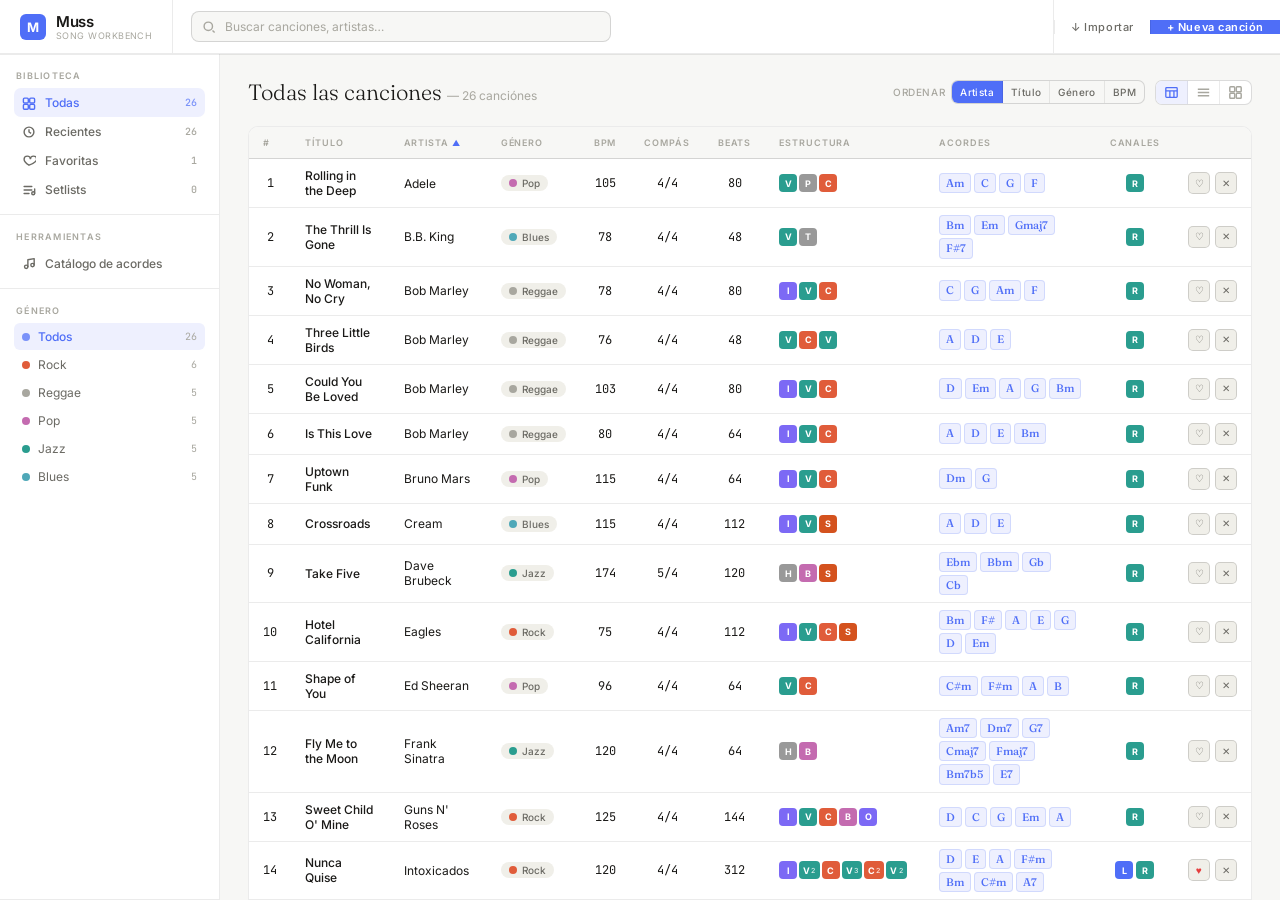
<file: index.html>
<!DOCTYPE html>
<html lang="es">
<head>
<meta charset="UTF-8">
<meta name="viewport" content="width=device-width, initial-scale=1.0">
<title>Muss — Library &amp; Workbench</title>
<link rel="preconnect" href="https://fonts.googleapis.com">
<link rel="preconnect" href="https://fonts.gstatic.com" crossorigin>
<link href="https://fonts.googleapis.com/css2?family=Inter:wght@300;400;500;600&family=JetBrains+Mono:wght@400;500&family=Fraunces:ital,opsz,wght@0,9..144,300;0,9..144,400;1,9..144,300;1,9..144,400&display=swap" rel="stylesheet">
<link rel="stylesheet" href="css/01-base.css">
<link rel="stylesheet" href="css/02-dashboard.css">
<link rel="stylesheet" href="css/03-views.css">
</head>
<body>

<div id="screen-workbench" class="screen">
<div class="app">

  <!-- TOPBAR -->
  <div class="topbar">
    <button class="wb-menu-btn" id="wbMenuBtn" aria-label="Menu"><svg width="18" height="18" viewBox="0 0 20 20" fill="none" stroke="currentColor" stroke-width="2"><path d="M3 6h14M3 10h14M3 14h14"/></svg></button>
    <div class="brand">
      <div class="brand-mark">M</div>
      <div class="brand-name">Muss<small>Song Workbench</small></div>
    </div>
    <button class="wb-back" id="wbBack" title="Volver a la biblioteca">
      <svg viewBox="0 0 20 20" fill="none" stroke="currentColor" stroke-width="2"><path d="M12 4l-6 6 6 6"/></svg>
      Biblioteca
    </button>
    <div class="song-info">
      <div class="info-cell"><label>Title</label><input id="songTitle" type="text" placeholder="Untitled track"></div>
      <div class="info-cell"><label>Artist</label><input id="songArtist" type="text" placeholder="Unknown"></div>
      <div class="info-cell"><label>Género</label>
        <select id="songGenre" onchange="STATE.song.genre=this.value">
          <option value="">— Sin género —</option>
          <option value="Rock">Rock</option><option value="Pop">Pop</option><option value="Jazz">Jazz</option>
          <option value="Metal">Metal</option><option value="Folk">Folk</option><option value="Blues">Blues</option>
          <option value="Latin">Latin</option><option value="Indie">Indie</option><option value="Country">Country</option>
          <option value="Other">Otro</option>
        </select>
      </div>
      <div class="info-cell link"><label>Reference</label><input id="songLink" type="text" placeholder="https://..."></div>
    </div>
    <div class="top-actions">
      <button class="action-btn" data-action="import">↓ Import</button>
      <button class="action-btn primary" data-action="export">↑ Export</button>
      <input id="importFile" type="file" accept=".json,.cover">
    </div>
  </div>

  <!-- TRANSPORT -->
  <div class="transport">
    <div class="play-cluster">
      <button class="pbtn" id="rewindBtn"><svg viewBox="0 0 24 24" fill="currentColor"><path d="M6 6h2v12H6zm3.5 6l8.5 6V6z"/></svg></button>
      <button class="pbtn play" id="playBtn"><svg id="playIcon" viewBox="0 0 24 24" fill="currentColor"><path d="M8 5v14l11-7z"/></svg></button>
      <button class="pbtn" id="stopBtn"><svg viewBox="0 0 24 24" fill="currentColor"><path d="M6 6h12v12H6z"/></svg></button>
    </div>
    <div class="dial">
      <span class="dial-label">BPM</span>
      <input type="number" id="bpmInput" min="20" max="300" value="120">
      <div class="dial-stepper">
        <button data-action="bpm-up">▲</button>
        <button data-action="bpm-down">▼</button>
      </div>
    </div>
    <div class="dial">
      <span class="dial-label">Sig</span>
      <div class="pick-group" id="sigPick">
        <button data-sig="3/4">3/4</button>
        <button data-sig="4/4" class="active">4/4</button>
        <button data-sig="6/8">6/8</button>
        <button data-sig="7/8">7/8</button>
      </div>
    </div>
    <div class="dial" style="border-right:none">
      <span class="dial-label">Pulse</span>
      <div class="beat-led-row" id="beatLeds"></div>
    </div>
    <div class="dial">
      <span class="dial-label">Count-in</span>
      <div class="pick-group" id="countInPick">
        <button data-ci="0">Off</button>
        <button data-ci="1" class="active">1 bar</button>
        <button data-ci="2">2 bar</button>
      </div>
    </div>
    <div class="scroll-toggle">
      <span class="dial-label">Auto-scroll</span>
      <div class="toggle on" id="autoScroll" data-action="toggle-autoscroll"></div>
    </div>
  </div>

  <!-- MAIN -->
  <div class="wb-overlay" id="wbOverlay"></div>
  <div class="main">
    <aside class="sidebar">
      <div class="sidebar-head">
        <h3>Channels</h3>
        <button class="add-ch-btn" data-action="open-channel-modal">+</button>
      </div>
      <div class="channels-list" id="channelsList"></div>
    </aside>
    <section class="editor" id="editor">
      <div class="view-bar" id="viewBar">
        <button class="view-tab active" data-view="summary">Resumen</button>
        <button class="view-tab" data-view="reading">Lectura</button>
        <button class="view-tab" data-view="overview">Overview</button>
        <button class="view-tab" data-view="channel">Channel</button>
        <button class="view-tab" data-view="timeline">Timeline</button>
      </div>
      <div class="editor-head" id="editorHead"></div>
      <div class="canvas" id="canvas"></div>
    </section>
  </div>
</div>

<!-- MODAL -->
<div class="modal-mask" id="channelModal">
  <div class="modal">
    <div class="modal-head">New Channel</div>
    <div class="modal-body">
      <label>Type</label>
      <select id="newChType">
        <option value="lyrics">Lyrics</option>
        <option value="lead">Lead Guitar (Tab)</option>
        <option value="rhythm">Rhythm Guitar (Chords)</option>
        <option value="bass">Bass (Tab)</option>
        <option value="drums">Drums (Grid)</option>
        <option value="keys">Keys</option>
        <option value="notes">Notes / Other</option>
      </select>
      <label>Name</label>
      <input id="newChName" type="text" placeholder="e.g. Lead vocals, Guitar 1…">
    </div>
    <div class="modal-foot">
      <button data-action="close-channel-modal">Cancel</button>
      <button class="primary" data-action="confirm-channel">Add</button>
    </div>
  </div>
</div>

<!-- /workbench app + its modal live above; close the screen wrapper -->
</div><!-- #screen-workbench -->

<!-- ════════ LIBRARY SCREEN ════════ -->
<div id="screen-library" class="screen active">
  <div class="lib-app">
    <header class="lib-topbar">
      <div class="brand">
        <div class="brand-mark">M</div>
        <div class="brand-name">Muss<small>Song Workbench</small></div>
      </div>
      <div class="lib-search">
        <div class="lib-search-wrap">
          <svg viewBox="0 0 20 20" fill="none" stroke="currentColor" stroke-width="2"><circle cx="9" cy="9" r="6"/><path d="M15 15l3 3"/></svg>
          <input class="lib-search-input" id="libSearch" type="text" placeholder="Buscar canciones, artistas…" autocomplete="off">
        </div>
      </div>
      <div class="lib-top-actions">
        <button class="action-btn lib-hide-mobile" id="libImportBtn">↓ Importar</button>
        <button class="action-btn primary" id="libNewBtn">+ Nueva canción</button>
        <button class="lib-menu-btn" id="libMenuBtn" aria-label="Menu">
          <svg width="18" height="18" viewBox="0 0 20 20" fill="none" stroke="currentColor" stroke-width="2"><path d="M3 6h14M3 10h14M3 14h14"/></svg>
        </button>
      </div>
    </header>

    <div class="lib-body">
      <div class="lib-overlay" id="libOverlay"></div>
      <nav class="lib-sidebar" id="libSidebar">
        <div class="lib-side-section">
          <div class="lib-side-label">Biblioteca</div>
          <div class="lib-nav active" data-nav="all">
            <svg viewBox="0 0 20 20" fill="none" stroke="currentColor" stroke-width="2"><rect x="2" y="3" width="7" height="7" rx="1.5"/><rect x="11" y="3" width="7" height="7" rx="1.5"/><rect x="2" y="12" width="7" height="7" rx="1.5"/><rect x="11" y="12" width="7" height="7" rx="1.5"/></svg>
            Todas<span class="lib-nav-count" id="cntAll">0</span>
          </div>
          <div class="lib-nav" data-nav="recent">
            <svg viewBox="0 0 20 20" fill="none" stroke="currentColor" stroke-width="2"><circle cx="10" cy="10" r="7"/><path d="M10 6v4l3 2"/></svg>
            Recientes<span class="lib-nav-count" id="cntRecent">0</span>
          </div>
          <div class="lib-nav" data-nav="favorites">
            <svg viewBox="0 0 20 20" fill="none" stroke="currentColor" stroke-width="2"><path d="M10 16s-7-4.35-7-8.5a4.5 4.5 0 019 0 4.5 4.5 0 019 0C21 11.65 10 16 10 16z"/></svg>
            Favoritas<span class="lib-nav-count" id="cntFav">0</span>
          </div>
          <div class="lib-nav" data-nav="setlists">
            <svg viewBox="0 0 20 20" fill="none" stroke="currentColor" stroke-width="2"><path d="M3 5h11M3 10h11M3 15h7" stroke-linecap="round"/><circle cx="16" cy="14.6" r="2.1"/><path d="M18.1 14.6V8.4" stroke-linecap="round"/></svg>
            Setlists<span class="lib-nav-count" id="cntSet">0</span>
          </div>
        </div>
        <div class="lib-side-section">
          <div class="lib-side-label">Herramientas</div>
          <div class="lib-nav" data-nav="chords">
            <svg viewBox="0 0 20 20" fill="none" stroke="currentColor" stroke-width="2"><circle cx="6" cy="14" r="2.4"/><circle cx="15" cy="11.5" r="2.4"/><path d="M8.4 14V4l9 -1.6V11.5" stroke-linecap="round" stroke-linejoin="round"/></svg>
            Catálogo de acordes
          </div>
        </div>
        <div class="lib-side-section grow">
          <div class="lib-side-label">Género</div>
          <div class="lib-genres" id="libGenres"></div>
        </div>
      </nav>

      <main class="lib-content" id="libContent">
        <div class="lib-toolbar">
          <div class="lib-title" id="libTitle">Todas las canciones</div>
          <div class="lib-sort">
            <span class="lib-sort-label">Ordenar</span>
            <div class="pick-group" id="libSort">
              <button class="active" data-sort="artist">Artista</button>
              <button data-sort="title">Título</button>
              <button data-sort="genre">Género</button>
              <button data-sort="bpm">BPM</button>
            </div>
          </div>
          <div class="lib-vtoggle" id="libView">
            <button class="active" data-view="table" title="Tabla">
              <svg viewBox="0 0 16 16" fill="none" stroke="currentColor" stroke-width="1.6"><rect x="1" y="2" width="14" height="12" rx="1"/><line x1="1" y1="6" x2="15" y2="6"/><line x1="6" y1="6" x2="6" y2="14"/><line x1="11" y1="6" x2="11" y2="14"/></svg>
            </button>
            <button data-view="list" title="Lista">
              <svg viewBox="0 0 16 16" fill="none" stroke="currentColor" stroke-width="1.8"><line x1="1" y1="4" x2="15" y2="4"/><line x1="1" y1="8" x2="15" y2="8"/><line x1="1" y1="12" x2="15" y2="12"/></svg>
            </button>            
             <button data-view="grid" title="Cuadrícula">
              <svg viewBox="0 0 16 16" fill="none" stroke="currentColor" stroke-width="1.8"><rect x="1" y="1" width="6" height="6" rx="1"/><rect x="9" y="1" width="6" height="6" rx="1"/><rect x="1" y="9" width="6" height="6" rx="1"/><rect x="9" y="9" width="6" height="6" rx="1"/></svg>
            </button>
          </div>
        </div>
        <div id="libList"></div>
      </main>
    </div>
  </div>
</div>

<!-- New-song modal -->
<div class="modal-mask" id="newSongModal">
  <div class="modal">
    <div class="modal-head">Nueva canción</div>
    <div class="modal-body">
      <div class="lib-field"><label>Título</label><input type="text" id="ns_title" placeholder="Nombre de la canción"></div>
      <div class="lib-field"><label>Artista</label><input type="text" id="ns_artist" placeholder="Artista o banda"></div>
      <div class="lib-field"><label>Género</label>
        <select id="ns_genre">
          <option value="">— Sin género —</option>
          <option value="Rock">Rock</option><option value="Pop">Pop</option><option value="Jazz">Jazz</option>
          <option value="Metal">Metal</option><option value="Folk">Folk</option><option value="Blues">Blues</option>
          <option value="Latin">Latin</option><option value="Indie">Indie</option><option value="Country">Country</option>
          <option value="Other">Otro</option>
        </select>
      </div>
      <div class="lib-field-row">
        <div class="lib-field"><label>BPM</label><input type="number" id="ns_bpm" value="120" min="20" max="300"></div>
        <div class="lib-field"><label>Compás</label>
          <select id="ns_sig"><option>4/4</option><option>3/4</option><option>6/8</option><option>5/4</option><option>7/8</option></select>
        </div>
      </div>
      <div class="lib-field"><label>Link de referencia</label><input type="url" id="ns_link" placeholder="https://youtube.com/…"></div>
    </div>
    <div class="modal-foot">
      <button id="ns_cancel">Cancelar</button>
      <button class="primary" id="ns_create">Crear canción</button>
    </div>
  </div>
</div>

<input type="file" id="libImportFile" accept=".json,.muss.json" style="display:none">


<script src="js/01-state.js"></script>
<script src="js/02-core.js"></script>
<script src="js/03-shell.js"></script>
<script src="js/04-channel.js"></script>
<script src="js/05-overview.js"></script>
<script src="js/06-reading.js"></script>
<script src="js/07-chord-engine.js"></script>
<script src="js/08-library.js"></script>
<script src="js/09-chord-catalog.js"></script>
</body>
</html>
</file>
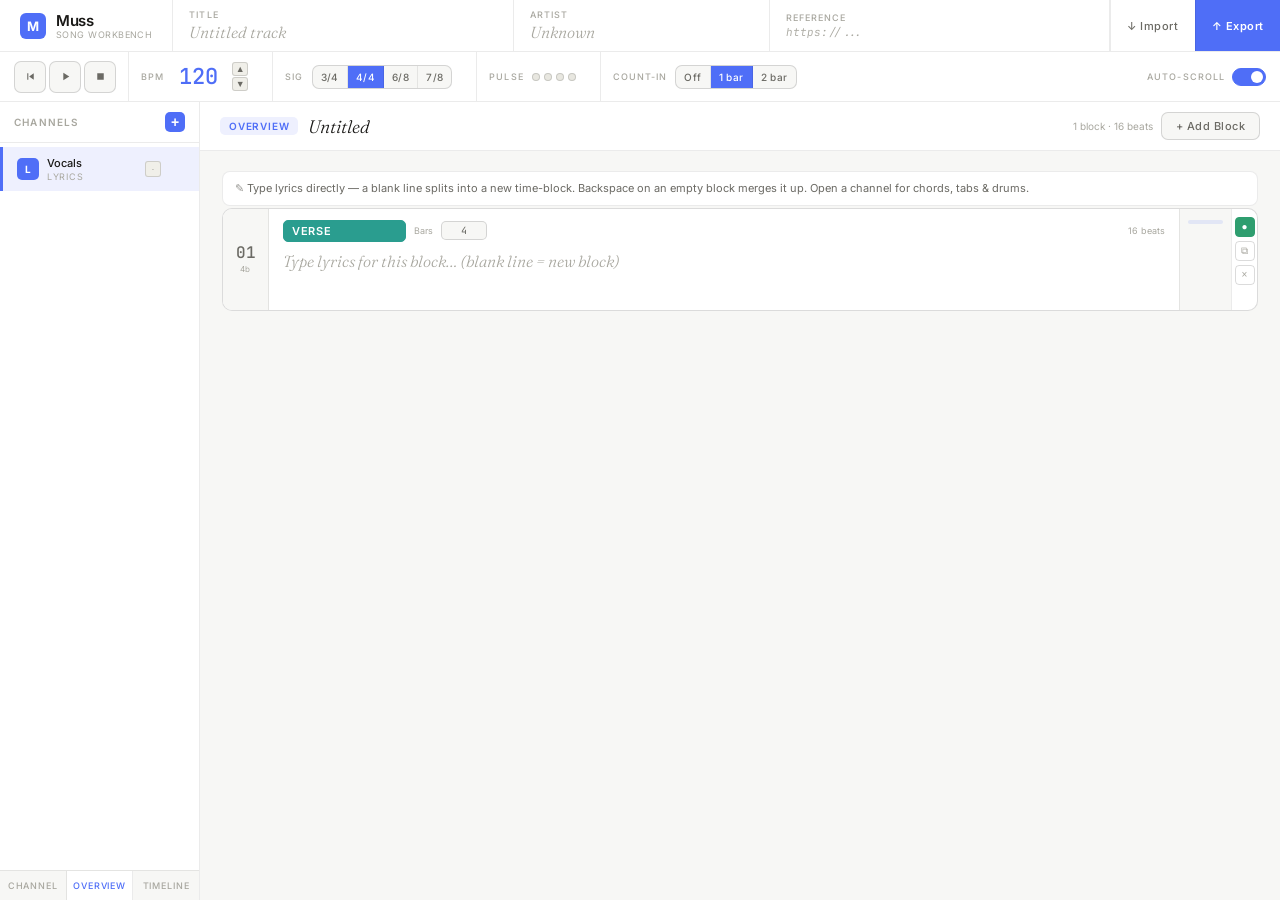
<file: muss.html>
<!DOCTYPE html>
<html lang="es">
<head>
<meta charset="UTF-8">
<meta name="viewport" content="width=device-width, initial-scale=1.0">
<title>Muss — Song Workbench</title>
<link rel="preconnect" href="https://fonts.googleapis.com">
<link rel="preconnect" href="https://fonts.gstatic.com" crossorigin>
<link href="https://fonts.googleapis.com/css2?family=Inter:wght@300;400;500;600&family=JetBrains+Mono:wght@400;500&family=Fraunces:ital,opsz,wght@0,9..144,300;0,9..144,400;1,9..144,300;1,9..144,400&display=swap" rel="stylesheet">
<style>
/* ── Design Tokens ────────────────────────────────────── */
:root {
  /* backgrounds — warm white → cool gray */
  --bg-0: #ffffff;
  --bg-1: #f7f7f5;
  --bg-2: #f0efe9;
  --bg-3: #e8e7e0;
  /* borders */
  --line: rgba(0,0,0,0.08);
  --line-mid: rgba(0,0,0,0.14);
  --line-strong: rgba(0,0,0,0.22);
  /* text */
  --ink: #1a1917;
  --ink-dim: #6b6a64;
  --ink-faint: #a8a79f;
  /* accent — calm cornflower blue, easy on eyes for long sessions */
  --accent: #4f6ef7;
  --accent-dim: #7a92f9;
  --accent-bg: #eef0fe;
  --accent-glow: rgba(79,110,247,0.18);
  /* section palette */
  --s-intro:   #7c69f5;
  --s-verse:   #2a9d8f;
  --s-pre:     #4fa8b8;
  --s-chorus:  #e05c3a;
  --s-bridge:  #c46bb0;
  --s-solo:    #d4521e;
  --s-instru:  #4aab6d;
  --s-break:   #c08040;
  --s-outro:   #7c69f5;
  /* status */
  --red:  #e53e3e;
  --green:#2f9e6f;
  /* motion */
  --ease: cubic-bezier(.25,.1,.25,1);
}

/* ── Reset ────────────────────────────────────────────── */
*{box-sizing:border-box;margin:0;padding:0}
html,body{height:100%;overflow:hidden;background:var(--bg-1);color:var(--ink);font-family:'Inter',system-ui,sans-serif;font-size:13px;-webkit-font-smoothing:antialiased}

input[type=number]::-webkit-inner-spin-button,
input[type=number]::-webkit-outer-spin-button{-webkit-appearance:none;margin:0}
input[type=number]{-moz-appearance:textfield}
#importFile{display:none}

::-webkit-scrollbar{width:6px;height:6px}
::-webkit-scrollbar-track{background:transparent}
::-webkit-scrollbar-thumb{background:var(--line-strong);border-radius:3px}
::-webkit-scrollbar-thumb:hover{background:var(--ink-faint)}

/* ── Shell ────────────────────────────────────────────── */
.app{display:grid;grid-template-rows:auto auto 1fr;height:100vh}

/* ── Topbar ───────────────────────────────────────────── */
.topbar{
  display:flex;align-items:stretch;
  background:var(--bg-0);
  border-bottom:1px solid var(--line);
  box-shadow:0 1px 0 var(--line);
}
.brand{
  padding:12px 20px;border-right:1px solid var(--line);
  display:flex;align-items:center;gap:10px;
  background:var(--bg-0);
}
.brand-mark{
  width:26px;height:26px;
  background:var(--accent);color:#fff;
  display:grid;place-items:center;
  font-family:'Inter',sans-serif;font-weight:700;font-size:13px;letter-spacing:-.5px;
  border-radius:6px;
}
.brand-name{
  font-family:'Inter',sans-serif;font-weight:600;font-size:15px;
  letter-spacing:-.3px;color:var(--ink);line-height:1;
}
.brand-name small{
  display:block;font-size:9px;font-weight:400;color:var(--ink-faint);
  letter-spacing:.05em;margin-top:2px;text-transform:uppercase;
}
.song-info{
  flex:1;display:grid;grid-template-columns:2fr 1.5fr 2fr;
  gap:1px;background:var(--line);
}
.info-cell{
  background:var(--bg-0);padding:9px 16px;
  display:flex;flex-direction:column;justify-content:center;overflow:hidden;
}
.info-cell label{
  font-size:9px;font-weight:500;color:var(--ink-faint);
  letter-spacing:.12em;text-transform:uppercase;margin-bottom:2px;
}
.info-cell input{
  background:transparent;border:none;color:var(--ink);
  font-family:'Fraunces',serif;font-size:16px;font-weight:300;outline:none;width:100%;
}
.info-cell input::placeholder{color:var(--ink-faint);font-style:italic}
.info-cell.link input{font-family:'JetBrains Mono',monospace;font-size:11px;color:var(--accent)}
.top-actions{display:flex;border-left:1px solid var(--line)}
.action-btn{
  background:var(--bg-0);border:none;border-left:1px solid var(--line);
  color:var(--ink-dim);padding:0 16px;
  font-family:'Inter',sans-serif;font-size:11px;font-weight:500;letter-spacing:.05em;
  cursor:pointer;transition:background .12s var(--ease),color .12s var(--ease);
  display:flex;align-items:center;gap:6px;
}
.action-btn:hover{background:var(--bg-1);color:var(--ink)}
.action-btn.primary{
  background:var(--accent);color:#fff;font-weight:600;
}
.action-btn.primary:hover{background:var(--accent-dim);color:#fff}

/* ── Transport ────────────────────────────────────────── */
.transport{
  display:flex;align-items:center;
  background:var(--bg-0);border-bottom:1px solid var(--line);
  padding:0 14px;gap:12px;height:50px;
}
.play-cluster{display:flex;gap:3px}
.pbtn{
  width:32px;height:32px;
  background:var(--bg-1);border:1px solid var(--line-mid);color:var(--ink-dim);
  cursor:pointer;display:grid;place-items:center;border-radius:7px;
  transition:all .12s var(--ease);
}
.pbtn:hover{background:var(--bg-2);border-color:var(--line-strong);color:var(--ink)}
.pbtn.play.active{background:var(--accent);color:#fff;border-color:var(--accent)}
.pbtn svg{width:13px;height:13px}
.dial{
  display:flex;align-items:center;gap:8px;padding:0 12px;
  border-left:1px solid var(--line);height:100%;
}
.dial-label{font-size:9px;font-weight:500;letter-spacing:.12em;color:var(--ink-faint);text-transform:uppercase}
.dial input[type=number]{
  width:52px;background:transparent;border:none;color:var(--accent);
  font-family:'JetBrains Mono',monospace;font-size:22px;font-weight:500;
  outline:none;text-align:center;
}
.dial-stepper{display:flex;flex-direction:column;gap:1px}
.dial-stepper button{
  width:16px;height:14px;background:var(--bg-2);border:1px solid var(--line-mid);
  color:var(--ink-dim);cursor:pointer;font-size:9px;line-height:1;border-radius:3px;
}
.dial-stepper button:hover{background:var(--bg-3);color:var(--ink)}
.pick-group{
  display:flex;background:var(--bg-1);border:1px solid var(--line-mid);
  border-radius:7px;overflow:hidden;
}
.pick-group button{
  background:transparent;border:none;border-right:1px solid var(--line);
  color:var(--ink-dim);padding:5px 8px;
  font-family:'Inter',sans-serif;font-size:10px;font-weight:500;letter-spacing:.04em;
  cursor:pointer;transition:all .1s;
}
.pick-group button:last-child{border-right:none}
.pick-group button.active{background:var(--accent);color:#fff}
.beat-led-row{display:flex;gap:4px;align-items:center}
.led{
  width:8px;height:8px;background:var(--bg-3);border:1px solid var(--line-mid);
  border-radius:50%;transition:all .05s;
}
.led.on{background:var(--accent);box-shadow:0 0 6px var(--accent-glow);border-color:var(--accent)}
.led.downbeat.on{background:var(--red);box-shadow:0 0 6px rgba(229,62,62,.4);border-color:var(--red)}
.scroll-toggle{margin-left:auto;display:flex;align-items:center;gap:7px}
.toggle{
  position:relative;width:34px;height:18px;
  background:var(--bg-3);border:1px solid var(--line-mid);border-radius:9px;
  cursor:pointer;transition:all .18s var(--ease);
}
.toggle::after{
  content:'';position:absolute;top:2px;left:2px;
  width:12px;height:12px;background:var(--ink-faint);
  border-radius:50%;transition:all .18s var(--ease);
}
.toggle.on{background:var(--accent);border-color:var(--accent)}
.toggle.on::after{left:18px;background:#fff}

/* ── Main ─────────────────────────────────────────────── */
.main{display:grid;grid-template-columns:200px 1fr;overflow:hidden}

/* ── Sidebar ──────────────────────────────────────────── */
.sidebar{
  background:var(--bg-0);border-right:1px solid var(--line);
  display:flex;flex-direction:column;overflow:hidden;
}
.sidebar-head{
  padding:10px 14px;border-bottom:1px solid var(--line);
  display:flex;justify-content:space-between;align-items:center;
}
.sidebar-head h3{
  font-size:10px;font-weight:600;letter-spacing:.12em;
  text-transform:uppercase;color:var(--ink-faint);
}
.add-ch-btn{
  background:var(--accent);color:#fff;border:none;
  width:20px;height:20px;border-radius:5px;cursor:pointer;
  font-weight:700;font-size:14px;line-height:1;
  transition:background .12s;
}
.add-ch-btn:hover{background:var(--accent-dim)}
.channels-list{flex:1;overflow-y:auto;padding:4px 0}
.channel-item{
  display:flex;align-items:center;gap:8px;padding:9px 14px;
  border-left:3px solid transparent;cursor:pointer;
  transition:background .1s;
}
.channel-item:hover{background:var(--bg-1)}
.channel-item.active{background:var(--accent-bg);border-left-color:var(--accent)}
.channel-icon{
  width:22px;height:22px;
  background:var(--ch-color,var(--accent));color:#fff;
  display:grid;place-items:center;border-radius:5px;
  font-size:10px;font-weight:700;flex-shrink:0;
}
.channel-meta{flex:1;min-width:0}
.channel-name{
  font-size:11px;font-weight:500;color:var(--ink);
  overflow:hidden;text-overflow:ellipsis;white-space:nowrap;
}
.channel-type{font-size:9px;color:var(--ink-faint);margin-top:1px;text-transform:uppercase;letter-spacing:.08em}
.channel-mute{
  width:16px;height:16px;border:1px solid var(--line-mid);background:var(--bg-2);
  color:var(--ink-dim);font-size:7px;cursor:pointer;border-radius:3px;flex-shrink:0;
}
.channel-mute.muted{background:var(--red);color:#fff;border-color:var(--red)}
.channel-del{
  width:16px;height:16px;border:none;background:transparent;
  color:var(--ink-faint);cursor:pointer;font-size:11px;opacity:0;transition:opacity .1s;
}
.channel-item:hover .channel-del{opacity:1}
.channel-del:hover{color:var(--red)}
.view-tabs{
  display:flex;border-top:1px solid var(--line);
  background:var(--bg-1);
}
.view-tab{
  flex:1;padding:9px 6px;background:transparent;border:none;
  color:var(--ink-faint);font-family:'Inter',sans-serif;font-size:9px;font-weight:500;
  letter-spacing:.1em;text-transform:uppercase;cursor:pointer;
  border-right:1px solid var(--line);transition:color .12s,background .12s;
}
.view-tab:last-child{border-right:none}
.view-tab.active{background:var(--bg-0);color:var(--accent)}

/* ── Editor ───────────────────────────────────────────── */
.editor{display:flex;flex-direction:column;overflow:hidden;background:var(--bg-1)}
.editor-head{
  padding:10px 20px;border-bottom:1px solid var(--line);
  display:flex;align-items:center;justify-content:space-between;
  background:var(--bg-0);flex-shrink:0;
}
.editor-title{display:flex;align-items:center;gap:10px}
.editor-title-tag{
  background:var(--accent-bg);color:var(--accent);
  padding:3px 9px;border-radius:5px;
  font-size:10px;font-weight:600;letter-spacing:.08em;text-transform:uppercase;
}
.editor-title h2{
  font-family:'Fraunces',serif;font-size:18px;font-weight:300;font-style:italic;color:var(--ink);
}
.editor-title input{
  background:transparent;border:none;border-bottom:1px dashed var(--line-strong);color:var(--ink);
  font-family:'Fraunces',serif;font-size:18px;font-weight:300;font-style:italic;
  outline:none;padding:2px 4px;width:240px;
}
.editor-title input:focus{border-bottom-color:var(--accent)}
.add-block-btn{
  background:var(--bg-1);border:1px solid var(--line-mid);color:var(--ink-dim);
  padding:6px 14px;font-family:'Inter',sans-serif;font-size:11px;font-weight:500;
  letter-spacing:.04em;cursor:pointer;border-radius:7px;transition:all .12s;
}
.add-block-btn:hover{background:var(--accent);color:#fff;border-color:var(--accent)}
.canvas{
  flex:1;overflow-y:auto;overflow-x:hidden;
  padding:20px 22px 60vh 22px;scroll-behavior:smooth;
}

/* ── Blocks ───────────────────────────────────────────── */
.block{
  display:grid;grid-template-columns:46px 1fr 28px;
  margin-bottom:10px;border:1px solid var(--line-mid);
  background:var(--bg-0);border-radius:10px;overflow:hidden;
  transition:box-shadow .15s,border-color .15s;position:relative;
}
.block:hover{box-shadow:0 2px 12px rgba(0,0,0,.06)}
.block.disabled{opacity:.35}
.block.current{border-color:var(--accent);box-shadow:0 0 0 3px var(--accent-glow)}
.block.dragging{opacity:.35}
.block.drag-over{border-color:var(--accent)}
.block-insert-zone{
  position:relative;height:0;margin:-6px 0;z-index:10;
  display:flex;align-items:center;justify-content:center;
}
.block-insert-btn{
  display:none;background:var(--accent);color:#fff;border:none;
  border-radius:50%;width:24px;height:24px;font-size:16px;font-weight:700;
  cursor:pointer;line-height:1;box-shadow:0 2px 8px var(--accent-glow);
  transition:transform .1s;position:relative;z-index:11;
}
.block-insert-zone:hover .block-insert-btn{display:flex;align-items:center;justify-content:center}
.block-insert-btn:hover{transform:scale(1.15)}
.block-insert-zone::before{
  content:'';position:absolute;left:54px;right:36px;height:0;
  border-top:1px dashed transparent;transition:border-color .15s;
}
.block-insert-zone:hover::before{border-top-color:var(--accent)}
.block-insert-zone::after{content:'';position:absolute;left:0;right:0;height:18px;top:-9px}
.block-progress{
  position:absolute;bottom:0;left:0;height:2px;
  background:var(--accent);border-radius:0 1px 0 0;
  transition:width .08s linear;z-index:5;
  box-shadow:0 0 6px var(--accent-glow);
}
.block-handle{
  background:var(--bg-1);border-right:1px solid var(--line);
  display:flex;flex-direction:column;align-items:center;
  justify-content:center;padding:8px 4px;cursor:grab;
}
.block-handle:active{cursor:grabbing}
.block-num{font-family:'JetBrains Mono',monospace;font-size:16px;font-weight:500;color:var(--ink-dim);line-height:1}
.block-bars{font-size:8px;color:var(--ink-faint);margin-top:3px;letter-spacing:.08em}
.block-body{padding:10px 12px;min-height:58px}
.block-meta{display:flex;align-items:center;gap:7px;margin-bottom:8px;flex-wrap:wrap}

/* section dropdown */
.section-tag{
  border:1px solid var(--line-mid);border-radius:5px;
  padding:3px 20px 3px 8px;
  font-family:'Inter',sans-serif;font-size:11px;font-weight:600;letter-spacing:.06em;
  cursor:pointer;outline:none;appearance:none;-webkit-appearance:none;
  background-image:url("data:image/svg+xml,%3Csvg xmlns='http://www.w3.org/2000/svg' width='8' height='5' viewBox='0 0 8 5'%3E%3Cpath fill='white' d='M0 0h8L4 5z'/%3E%3C/svg%3E");
  background-repeat:no-repeat;background-position:right 6px center;
  transition:filter .1s;color:#fff;
}
.section-tag:hover{filter:brightness(1.1)}
.section-tag option{background:#fff;color:var(--ink);font-family:'Inter',sans-serif;font-size:12px}
.section-tag.intro,.section-tag.outro{background:var(--s-intro);border-color:var(--s-intro)}
.section-tag.verse{background:var(--s-verse);border-color:var(--s-verse)}
.section-tag.prechorus{background:var(--s-pre);border-color:var(--s-pre)}
.section-tag.chorus{background:var(--s-chorus);border-color:var(--s-chorus)}
.section-tag.bridge{background:var(--s-bridge);border-color:var(--s-bridge)}
.section-tag.solo{background:var(--s-solo);border-color:var(--s-solo)}
.section-tag.instrumental{background:var(--s-instru);border-color:var(--s-instru)}
.section-tag.breakdown{background:var(--s-break);border-color:var(--s-break)}

.bars-input{
  background:var(--bg-1);border:1px solid var(--line-mid);color:var(--ink-dim);
  padding:2px 5px;font-family:'JetBrains Mono',monospace;font-size:10px;
  width:46px;text-align:center;border-radius:5px;outline:none;
}
.block-content{width:100%}
.block-actions{
  display:flex;flex-direction:column;gap:4px;padding:8px 3px;
  border-left:1px solid var(--line);align-items:center;
}
.block-actions button{
  background:transparent;border:1px solid var(--line-mid);color:var(--ink-faint);
  width:20px;height:20px;cursor:pointer;border-radius:4px;font-size:10px;line-height:1;
  transition:all .1s;
}
.block-actions button:hover{background:var(--bg-2);color:var(--ink)}
.block-actions button.toggle-on{background:var(--green);color:#fff;border-color:var(--green)}
.block-actions button.del:hover{background:var(--red);color:#fff;border-color:var(--red)}

/* content editors */
.lyric-area{
  width:100%;background:transparent;border:none;color:var(--ink);
  font-family:'Fraunces',serif;font-size:16px;font-weight:300;
  line-height:1.55;resize:vertical;min-height:52px;outline:none;
}
.lyric-area::placeholder{color:var(--ink-faint);font-style:italic}
.chord-row{display:flex;flex-wrap:wrap;gap:5px;margin-bottom:7px}
.chord{
  background:var(--accent-bg);border:1px solid rgba(79,110,247,.2);color:var(--accent);
  padding:3px 9px;border-radius:5px;font-family:'Fraunces',serif;font-weight:500;
  font-size:13px;cursor:text;outline:none;min-width:28px;
}
.chord:focus{border-color:var(--accent)}
.chord-add{
  background:transparent;border:1px dashed var(--line-mid);color:var(--ink-faint);
  padding:3px 9px;border-radius:5px;font-size:10px;cursor:pointer;
}
.chord-add:hover{color:var(--accent);border-color:var(--accent)}

/* chord patterns bar */
.chord-patterns{
  display:flex;align-items:center;gap:8px;flex-wrap:wrap;
  margin-bottom:10px;padding-bottom:9px;border-bottom:1px dashed var(--line);
}
.cp-save{
  background:var(--accent-bg);border:1px solid rgba(79,110,247,.25);color:var(--accent);
  padding:4px 10px;border-radius:6px;font-family:'Inter',sans-serif;font-size:10px;font-weight:500;
  cursor:pointer;white-space:nowrap;
}
.cp-save:hover{background:var(--accent);color:#fff;border-color:var(--accent)}
.cp-label{font-size:10px;color:var(--ink-faint);letter-spacing:.04em}
.cp-chips{display:flex;gap:5px;flex-wrap:wrap}
.cp-chip{
  display:inline-flex;align-items:center;background:var(--bg-2);
  border:1px solid var(--line-mid);border-radius:6px;overflow:hidden;
}
.cp-chip-name{padding:4px 8px;font-size:11px;font-weight:500;color:var(--ink);cursor:pointer}
.cp-chip-name:hover{background:var(--accent-bg);color:var(--accent)}
.cp-chip-edit,.cp-chip-del{
  padding:4px 6px;font-size:10px;color:var(--ink-faint);cursor:pointer;
  border-left:1px solid var(--line);
}
.cp-chip-edit:hover{color:var(--accent);background:var(--bg-3)}
.cp-chip-del:hover{color:var(--red);background:var(--bg-3)}

/* chord timeline laid out across bars */
.chord-timeline{position:relative;margin-bottom:6px;border:1px solid var(--line-mid);border-radius:8px;overflow:hidden;background:var(--bg-1)}
.chord-bars-bg{position:absolute;inset:0;display:flex;pointer-events:none}
.chord-bar-cell{
  border-right:1px solid var(--line-mid);position:relative;
}
.chord-bar-cell:last-child{border-right:none}
.chord-bar-num{position:absolute;top:2px;left:4px;font-size:8px;color:var(--ink-faint);font-family:'JetBrains Mono',monospace}
.chord-slots{position:relative;display:flex;align-items:stretch;min-height:64px;padding:14px 4px 4px}
.chord-slot{
  display:flex;flex-direction:column;align-items:center;justify-content:center;gap:4px;
  background:var(--accent-bg);border:1px solid rgba(79,110,247,.2);border-radius:6px;
  margin:0 2px;min-width:0;overflow:hidden;
}
.chord-name{
  font-family:'Fraunces',serif;font-weight:500;font-size:15px;color:var(--accent);
  outline:none;cursor:text;text-align:center;width:100%;padding:0 2px;
}
.chord-name:focus{background:#fff;border-radius:3px}
.chord-dur{display:flex;align-items:center;gap:3px}
.chord-dur button{
  width:16px;height:16px;border:1px solid var(--line-mid);background:var(--bg-0);
  color:var(--ink-dim);border-radius:3px;cursor:pointer;font-size:11px;line-height:1;padding:0;
}
.chord-dur button:hover{background:var(--accent);color:#fff;border-color:var(--accent)}
.chord-beats{font-size:9px;color:var(--ink-dim);font-family:'JetBrains Mono',monospace;min-width:18px;text-align:center}
.chord-add-slot{
  align-self:center;background:transparent;border:1px dashed var(--line-mid);color:var(--ink-faint);
  width:28px;border-radius:6px;cursor:pointer;font-size:14px;margin:0 2px;flex-shrink:0;
}
.chord-add-slot:hover{color:var(--accent);border-color:var(--accent)}
.chord-fill{font-size:9px;letter-spacing:.04em;margin-bottom:8px;font-family:'JetBrains Mono',monospace}
.chord-fill.ok{color:var(--green)}
.chord-fill.under{color:var(--ink-faint)}
.chord-fill.over{color:var(--red)}
.tab-grid{
  font-family:'JetBrains Mono',monospace;font-size:12px;line-height:1.45;
  background:var(--bg-1);border:1px solid var(--line-mid);border-radius:7px;
  padding:8px 10px;color:var(--ink);width:100%;resize:vertical;
  min-height:100px;outline:none;white-space:pre;overflow-x:auto;
}
.tab-grid:focus{border-color:var(--accent)}
.tab-hint{font-size:9px;color:var(--ink-faint);margin-top:3px;letter-spacing:.06em}
.drum-grid{display:grid;gap:2px;background:var(--bg-1);padding:6px;border-radius:7px;border:1px solid var(--line-mid)}
.drum-row{display:grid;grid-template-columns:44px 1fr;gap:7px;align-items:center}
.drum-label{font-size:9px;letter-spacing:.08em;color:var(--ink-dim);text-align:right;font-weight:500}
.drum-cells{display:grid;gap:2px}
.drum-cell{
  background:var(--bg-0);border:1px solid var(--line);height:20px;
  cursor:pointer;border-radius:2px;transition:all .05s;
}
.drum-cell:hover{border-color:var(--ink-faint)}
.drum-cell.active{background:var(--ch-color,var(--accent));border-color:var(--ch-color,var(--accent))}
.drum-cell.beat-marker{border-left:1px solid var(--line-mid)}
.notes-area{
  width:100%;background:var(--bg-1);border:1px solid var(--line-mid);color:var(--ink);
  font-family:'JetBrains Mono',monospace;font-size:11px;line-height:1.5;
  padding:7px 9px;resize:vertical;min-height:55px;outline:none;border-radius:7px;
}
.notes-area:focus{border-color:var(--accent)}

/* Lyrics Master (within Overview / channel view) */
.lyrics-master{
  background:var(--bg-0);border:1px solid var(--line-mid);
  border-radius:10px;margin-bottom:18px;overflow:hidden;
}
.lm-head{padding:12px 16px 8px;border-bottom:1px solid var(--line)}
.lm-title{
  font-family:'Inter',sans-serif;font-size:10px;font-weight:600;
  letter-spacing:.12em;text-transform:uppercase;color:var(--accent);
}
.lm-hint{font-size:10px;color:var(--ink-faint);margin-top:3px;line-height:1.5}
.lm-textarea{
  width:100%;background:var(--bg-0);border:none;
  border-top:1px solid var(--line);border-bottom:1px solid var(--line);
  color:var(--ink);font-family:'Fraunces',serif;font-size:15px;font-weight:300;
  font-style:italic;line-height:1.65;padding:14px 18px;
  resize:vertical;min-height:200px;outline:none;display:block;
}
.lm-textarea:focus{box-shadow:inset 2px 0 0 var(--accent)}
.lm-textarea::placeholder{color:var(--ink-faint);font-style:italic}
.lm-actions{
  padding:9px 14px;background:var(--bg-1);
  display:flex;align-items:center;gap:8px;flex-wrap:wrap;
}
.lm-stats{flex:1;font-size:10px;color:var(--ink-dim);letter-spacing:.06em;min-width:180px}
.lm-btn{
  background:var(--bg-0);border:1px solid var(--line-mid);color:var(--ink-dim);
  padding:6px 12px;font-family:'Inter',sans-serif;font-size:10px;font-weight:500;
  letter-spacing:.06em;cursor:pointer;border-radius:6px;transition:all .12s;
}
.lm-btn:hover{background:var(--bg-2)}
.lm-btn.primary{background:var(--accent);color:#fff;border-color:var(--accent)}
.lm-btn.primary:hover{background:var(--accent-dim)}

/* ── Overview ─────────────────────────────────────────── */
.overview-block{
  display:grid;grid-template-columns:46px 1fr 52px 26px;
  margin-bottom:10px;border:1px solid var(--line-mid);
  background:var(--bg-0);border-radius:10px;
  transition:all .15s;overflow:hidden;position:relative;
}
.overview-block:hover{box-shadow:0 2px 12px rgba(0,0,0,.06)}
.overview-block.disabled{opacity:.3}
.overview-block.current{
  border-color:var(--accent);
  box-shadow:0 0 0 3px var(--accent-glow);
}
.overview-block.dragging{opacity:.35}
.overview-block.drag-over{border-color:var(--accent)}
.overview-content{padding:11px 14px}
.overview-meta{display:flex;align-items:center;gap:8px;margin-bottom:7px}
.overview-lyric{
  font-family:'Fraunces',serif;font-size:16px;font-weight:300;
  line-height:1.55;color:var(--ink);white-space:pre-wrap;font-style:italic;
}
.overview-lyric.empty{color:var(--ink-faint);font-size:13px;font-style:italic}
.overview-chords{margin-top:6px;display:flex;flex-wrap:wrap;gap:4px}
.overview-chip{
  background:var(--accent-bg);border:1px solid rgba(79,110,247,.15);color:var(--accent);
  padding:2px 7px;border-radius:4px;font-family:'Fraunces',serif;font-size:11px;font-weight:500;
}
.overview-channels-mini{
  padding:11px 8px;border-left:1px solid var(--line);
  background:var(--bg-1);display:flex;flex-direction:column;gap:3px;
}
.ch-pill{width:100%;height:4px;background:var(--ch-color,var(--accent));border-radius:2px;opacity:.9}
.ch-pill.off{opacity:.12}
.overview-comment{margin-top:8px;display:flex;gap:5px;align-items:flex-start}
.overview-comment-icon{font-size:10px;color:var(--ink-faint);margin-top:3px;flex-shrink:0}
.overview-comment textarea{
  flex:1;background:var(--bg-1);border:1px solid var(--line);color:var(--ink-dim);
  font-family:'JetBrains Mono',monospace;font-size:10px;line-height:1.45;
  padding:5px 7px;resize:none;min-height:28px;max-height:72px;
  outline:none;border-radius:6px;
}
.overview-comment textarea:focus{border-color:var(--accent);color:var(--ink)}
.overview-comment textarea::placeholder{color:var(--ink-faint);font-style:italic}

/* fused dynamic overview */
.ov-hint{
  font-size:11px;color:var(--ink-dim);background:var(--bg-0);
  border:1px solid var(--line);border-radius:8px;
  padding:8px 12px;margin-bottom:14px;line-height:1.5;
}
.ov-lyric-edit{
  width:100%;background:transparent;border:none;
  color:var(--ink);font-family:'Fraunces',serif;font-size:16px;font-weight:300;
  line-height:1.55;font-style:italic;resize:none;outline:none;
  min-height:48px;overflow:hidden;display:block;padding:0;
}
.ov-lyric-edit::placeholder{color:var(--ink-faint);font-style:italic}
.overview-comment-show{
  margin-top:7px;font-family:'JetBrains Mono',monospace;font-size:10px;
  color:var(--ink-dim);line-height:1.4;
}

/* ── Timeline ─────────────────────────────────────────── */
.tl-wrap{display:flex;flex-direction:column;height:100%;overflow:hidden}
.tl-ruler{display:flex;background:var(--bg-0);border-bottom:1px solid var(--line);min-height:42px;flex-shrink:0;overflow:hidden}
.tl-label-col{
  width:136px;min-width:136px;background:var(--bg-1);border-right:1px solid var(--line);
  display:flex;align-items:center;padding:0 12px;
  font-size:9px;font-weight:600;letter-spacing:.12em;color:var(--ink-faint);
  text-transform:uppercase;flex-shrink:0;
}
.tl-ruler-inner{display:flex}
.tl-ruler-col{
  flex-shrink:0;border-right:1px solid var(--line);
  display:flex;flex-direction:column;align-items:center;justify-content:center;
  padding:4px 0;gap:3px;
}
.tl-ruler-col .tl-r-num{font-family:'JetBrains Mono',monospace;font-size:14px;font-weight:500;color:var(--ink-dim);line-height:1}
.tl-ruler-col .tl-r-sec{
  font-size:8px;font-weight:600;letter-spacing:.08em;
  padding:1px 5px;border-radius:3px;line-height:1;color:#fff;font-family:'Inter',sans-serif;
}
.tl-ruler-col.current{background:var(--accent-bg)}
.tl-ruler-col.current .tl-r-num{color:var(--accent)}
.tl-ruler-col.disabled{opacity:.25}
.tl-body{flex:1;overflow:auto;position:relative}
.tl-row{display:flex;border-bottom:1px solid var(--line);min-height:50px}
.tl-row-label{
  width:136px;min-width:136px;background:var(--bg-0);border-right:1px solid var(--line);
  padding:8px 10px;position:sticky;left:0;z-index:10;display:flex;align-items:center;gap:7px;
}
.tl-dot{width:9px;height:9px;border-radius:3px;flex-shrink:0}
.tl-chname{font-size:10px;font-weight:500;color:var(--ink);overflow:hidden;text-overflow:ellipsis;white-space:nowrap}
.tl-cells{display:flex}
.tl-cell{flex-shrink:0;border-right:1px solid var(--line);padding:6px 10px;overflow:hidden;transition:background .1s}
.tl-cell.current{background:var(--accent-bg)}
.tl-cell.disabled{opacity:.18}
.tl-cell-lyric{font-family:'Fraunces',serif;font-size:12px;line-height:1.4;color:var(--ink);font-style:italic;white-space:pre-wrap;word-break:break-word}
.tl-cell-lyric.empty{color:var(--ink-faint);font-size:10px;font-style:normal}
.tl-cell-chords{display:flex;flex-wrap:wrap;gap:3px}
.tl-cell-chord{background:var(--accent-bg);border:1px solid rgba(79,110,247,.15);color:var(--accent);padding:1px 5px;border-radius:3px;font-family:'Fraunces',serif;font-size:10px;font-weight:500}
.tl-cell-tab{font-family:'JetBrains Mono',monospace;font-size:8px;line-height:1.2;color:var(--ink-dim);white-space:pre;overflow:hidden;max-height:72px}
.tl-cell-notes{font-family:'JetBrains Mono',monospace;font-size:9px;color:var(--ink-dim);white-space:pre-wrap;line-height:1.3}
.tl-cell-drum{display:flex;flex-direction:column;gap:1px}
.tl-drum-row{display:flex;gap:1px;height:5px}
.tl-drum-dot{width:4px;height:5px;background:var(--bg-3);border-radius:1px}
.tl-drum-dot.on{background:var(--ch-color,var(--accent))}
.tl-playhead{
  position:absolute;top:0;bottom:0;width:2px;
  background:var(--accent);z-index:15;transition:left .08s linear;pointer-events:none;
}

/* ── Modal ────────────────────────────────────────────── */
.modal-mask{
  position:fixed;inset:0;background:rgba(0,0,0,.25);
  backdrop-filter:blur(8px);display:none;z-index:1000;place-items:center;
}
.modal-mask.show{display:grid}
.modal{
  background:var(--bg-0);border:1px solid var(--line-mid);
  border-radius:14px;width:min(420px,90vw);overflow:hidden;
  box-shadow:0 20px 60px rgba(0,0,0,.12);
}
.modal-head{
  padding:16px 18px;background:var(--bg-1);border-bottom:1px solid var(--line);
  font-family:'Inter',sans-serif;font-size:13px;font-weight:600;color:var(--ink);
}
.modal-body{padding:18px}
.modal-body label{
  display:block;font-size:10px;font-weight:600;letter-spacing:.1em;
  color:var(--ink-faint);text-transform:uppercase;margin-bottom:5px;
}
.modal-body input,.modal-body select{
  width:100%;background:var(--bg-1);border:1px solid var(--line-mid);color:var(--ink);
  padding:8px 11px;font-family:'Inter',sans-serif;font-size:12px;
  outline:none;border-radius:8px;margin-bottom:12px;
}
.modal-body input:focus,.modal-body select:focus{border-color:var(--accent)}
.modal-foot{
  padding:12px 18px;background:var(--bg-1);border-top:1px solid var(--line);
  display:flex;justify-content:flex-end;gap:8px;
}
.modal-foot button{
  background:var(--bg-0);border:1px solid var(--line-mid);color:var(--ink-dim);
  padding:7px 14px;font-family:'Inter',sans-serif;font-size:11px;font-weight:500;
  letter-spacing:.04em;cursor:pointer;border-radius:8px;
}
.modal-foot button.primary{background:var(--accent);color:#fff;border-color:var(--accent)}
.modal-foot button:hover{opacity:.85}

/* ── Utils ────────────────────────────────────────────── */
.empty-state{text-align:center;padding:60px 20px;color:var(--ink-faint)}
.empty-state h4{font-family:'Inter',sans-serif;font-size:16px;font-weight:500;color:var(--ink-dim);margin-bottom:6px}
.empty-state p{font-size:12px}
.flash{
  position:fixed;bottom:20px;right:20px;
  background:var(--ink);color:#fff;padding:10px 16px;border-radius:8px;
  font-family:'Inter',sans-serif;font-size:11px;font-weight:500;letter-spacing:.04em;
  z-index:2000;animation:flashIn .2s var(--ease);
  box-shadow:0 4px 16px rgba(0,0,0,.2);
}
@keyframes flashIn{from{transform:translateY(10px);opacity:0}to{transform:translateY(0);opacity:1}}
</style>
</head>
<body>
<div class="app">

  <!-- TOPBAR -->
  <div class="topbar">
    <div class="brand">
      <div class="brand-mark">M</div>
      <div class="brand-name">Muss<small>Song Workbench</small></div>
    </div>
    <div class="song-info">
      <div class="info-cell"><label>Title</label><input id="songTitle" type="text" placeholder="Untitled track"></div>
      <div class="info-cell"><label>Artist</label><input id="songArtist" type="text" placeholder="Unknown"></div>
      <div class="info-cell link"><label>Reference</label><input id="songLink" type="text" placeholder="https://..."></div>
    </div>
    <div class="top-actions">
      <button class="action-btn" data-action="import">↓ Import</button>
      <button class="action-btn primary" data-action="export">↑ Export</button>
      <input id="importFile" type="file" accept=".json,.cover">
    </div>
  </div>

  <!-- TRANSPORT -->
  <div class="transport">
    <div class="play-cluster">
      <button class="pbtn" id="rewindBtn"><svg viewBox="0 0 24 24" fill="currentColor"><path d="M6 6h2v12H6zm3.5 6l8.5 6V6z"/></svg></button>
      <button class="pbtn play" id="playBtn"><svg id="playIcon" viewBox="0 0 24 24" fill="currentColor"><path d="M8 5v14l11-7z"/></svg></button>
      <button class="pbtn" id="stopBtn"><svg viewBox="0 0 24 24" fill="currentColor"><path d="M6 6h12v12H6z"/></svg></button>
    </div>
    <div class="dial">
      <span class="dial-label">BPM</span>
      <input type="number" id="bpmInput" min="20" max="300" value="120">
      <div class="dial-stepper">
        <button data-action="bpm-up">▲</button>
        <button data-action="bpm-down">▼</button>
      </div>
    </div>
    <div class="dial">
      <span class="dial-label">Sig</span>
      <div class="pick-group" id="sigPick">
        <button data-sig="3/4">3/4</button>
        <button data-sig="4/4" class="active">4/4</button>
        <button data-sig="6/8">6/8</button>
        <button data-sig="7/8">7/8</button>
      </div>
    </div>
    <div class="dial" style="border-right:none">
      <span class="dial-label">Pulse</span>
      <div class="beat-led-row" id="beatLeds"></div>
    </div>
    <div class="dial">
      <span class="dial-label">Count-in</span>
      <div class="pick-group" id="countInPick">
        <button data-ci="0">Off</button>
        <button data-ci="1" class="active">1 bar</button>
        <button data-ci="2">2 bar</button>
      </div>
    </div>
    <div class="scroll-toggle">
      <span class="dial-label">Auto-scroll</span>
      <div class="toggle on" id="autoScroll" data-action="toggle-autoscroll"></div>
    </div>
  </div>

  <!-- MAIN -->
  <div class="main">
    <aside class="sidebar">
      <div class="sidebar-head">
        <h3>Channels</h3>
        <button class="add-ch-btn" data-action="open-channel-modal">+</button>
      </div>
      <div class="channels-list" id="channelsList"></div>
      <div class="view-tabs">
        <button class="view-tab" data-view="channel">Channel</button>
        <button class="view-tab active" data-view="overview">Overview</button>
        <button class="view-tab" data-view="timeline">Timeline</button>
      </div>
    </aside>
    <section class="editor" id="editor">
      <div class="editor-head" id="editorHead"></div>
      <div class="canvas" id="canvas"></div>
    </section>
  </div>
</div>

<!-- MODAL -->
<div class="modal-mask" id="channelModal">
  <div class="modal">
    <div class="modal-head">New Channel</div>
    <div class="modal-body">
      <label>Type</label>
      <select id="newChType">
        <option value="lyrics">Lyrics</option>
        <option value="lead">Lead Guitar (Tab)</option>
        <option value="rhythm">Rhythm Guitar (Chords)</option>
        <option value="bass">Bass (Tab)</option>
        <option value="drums">Drums (Grid)</option>
        <option value="keys">Keys</option>
        <option value="notes">Notes / Other</option>
      </select>
      <label>Name</label>
      <input id="newChName" type="text" placeholder="e.g. Lead vocals, Guitar 1…">
    </div>
    <div class="modal-foot">
      <button data-action="close-channel-modal">Cancel</button>
      <button class="primary" data-action="confirm-channel">Add</button>
    </div>
  </div>
</div>

<script>
/* ── State ── */
const STATE={song:{title:'',artist:'',link:'',bpm:120,signature:'4/4',blocks:[],channels:[],progressions:[]},ui:{activeChannelId:null,view:'overview',isPlaying:false,currentBlockIndex:0,currentBeat:0,autoScroll:true,metronomeTimer:null,countIn:1,isCountingIn:false,countInBeatsLeft:0,blockProgress:0}};
const CH_COLORS=['#4f6ef7','#2a9d8f','#e05c3a','#c46bb0','#7c69f5','#c08040','#4aab6d','#d4521e'];
const CH_TYPE_INFO={lyrics:{letter:'L',label:'Lyrics'},lead:{letter:'G',label:'Lead Gtr'},rhythm:{letter:'R',label:'Rhythm'},bass:{letter:'B',label:'Bass'},drums:{letter:'D',label:'Drums'},keys:{letter:'K',label:'Keys'},notes:{letter:'N',label:'Notes'}};
const SECTION_OPTIONS=['INTRO','VERSE','PRE-CHORUS','CHORUS','BRIDGE','SOLO','INSTRUMENTAL','BREAKDOWN','OUTRO'];
const SECTION_COLORS={INTRO:'#7c69f5',VERSE:'#2a9d8f','PRE-CHORUS':'#4fa8b8',CHORUS:'#e05c3a',BRIDGE:'#c46bb0',SOLO:'#d4521e',INSTRUMENTAL:'#4aab6d',BREAKDOWN:'#c08040',OUTRO:'#7c69f5'};
const uid=()=>'id_'+Math.random().toString(36).slice(2,9);
const $=s=>document.querySelector(s);
const $$=s=>document.querySelectorAll(s);
function clamp(v,lo,hi){return Math.max(lo,Math.min(hi,v))}
function escapeHTML(s){return s==null?'':String(s).replace(/[&<>"']/g,c=>({'&':'&amp;','<':'&lt;','>':'&gt;','"':'&quot;',"'":'&#39;'}[c]))}
function sigBeats(){return parseInt(STATE.song.signature.split('/')[0])}
function flash(m){const e=document.createElement('div');e.className='flash';e.textContent=m;document.body.appendChild(e);setTimeout(()=>e.remove(),1800)}

/* ── Channels ── */
function defaultContent(t){switch(t){case'drums':return{pattern:{}};case'lead':case'bass':return{tab:defaultTab(t)};case'rhythm':return{chords:[],notes:''};default:return{text:''}}}
function defaultTab(t){return t==='bass'?'G|----------------|\nD|----------------|\nA|----------------|\nE|----------------|':'e|----------------|\nB|----------------|\nG|----------------|\nD|----------------|\nA|----------------|\nE|----------------|'}
function addChannel(name,type){const id=uid(),c=CH_COLORS[STATE.song.channels.length%CH_COLORS.length];STATE.song.channels.push({id,name,type,color:c,muted:false});STATE.song.blocks.forEach(b=>{if(!b.content[id])b.content[id]=defaultContent(type)});return id}
function deleteChannel(id){if(STATE.song.channels.length<=1){flash('Need at least 1 channel');return}STATE.song.channels=STATE.song.channels.filter(c=>c.id!==id);STATE.song.blocks.forEach(b=>{delete b.content[id]});if(STATE.ui.activeChannelId===id)STATE.ui.activeChannelId=STATE.song.channels[0].id;renderAll()}
function toggleMute(id){const c=STATE.song.channels.find(x=>x.id===id);if(c)c.muted=!c.muted;renderAll()}
function renameChannel(id,name){const c=STATE.song.channels.find(x=>x.id===id);if(c){c.name=name;renderChannelsList()}}
function blockHasContent(b,ch){const c=b.content[ch.id];if(!c)return false;if(ch.type==='drums')return Object.values(c.pattern||{}).some(a=>a.some(v=>v));if(ch.type==='rhythm')return(c.chords&&c.chords.length)||(c.notes&&c.notes.trim());if(ch.type==='lead'||ch.type==='bass')return c.tab&&c.tab!==defaultTab(ch.type);return c.text&&c.text.trim()}

/* ── Blocks ── */
function addBlock(s='VERSE',b=4){const bl={id:uid(),section:s,bars:b,enabled:true,comment:'',content:{}};STATE.song.channels.forEach(c=>{bl.content[c.id]=defaultContent(c.type)});STATE.song.blocks.push(bl);return bl.id}
function deleteBlock(id){STATE.song.blocks=STATE.song.blocks.filter(b=>b.id!==id);renderAll()}
function duplicateBlock(id){const i=STATE.song.blocks.findIndex(b=>b.id===id);if(i===-1)return;const c=JSON.parse(JSON.stringify(STATE.song.blocks[i]));c.id=uid();STATE.song.blocks.splice(i+1,0,c);renderAll()}
function toggleBlockEnabled(id){const b=STATE.song.blocks.find(b=>b.id===id);if(b)b.enabled=!b.enabled;renderAll()}
function moveBlock(fid,tid){if(fid===tid)return;const bs=STATE.song.blocks,fi=bs.findIndex(b=>b.id===fid),ti=bs.findIndex(b=>b.id===tid);if(fi===-1||ti===-1)return;const[it]=bs.splice(fi,1);bs.splice(ti,0,it);renderAll()}
function insertBlockAt(i){const bl={id:uid(),section:'VERSE',bars:4,enabled:true,comment:'',content:{}};STATE.song.channels.forEach(c=>{bl.content[c.id]=defaultContent(c.type)});STATE.song.blocks.splice(i,0,bl);renderAll();flash('Block inserted')}
function makeInsertZone(i){const z=document.createElement('div');z.className='block-insert-zone';const b=document.createElement('button');b.className='block-insert-btn';b.textContent='+';b.addEventListener('click',e=>{e.stopPropagation();insertBlockAt(i)});z.appendChild(b);return z}
function setSection(id,v){const b=STATE.song.blocks.find(x=>x.id===id);if(b){b.section=v;renderEditor()}}
function setBars(id,v){const b=STATE.song.blocks.find(x=>x.id===id);if(!b)return;b.bars=clamp(parseInt(v)||4,1,32);renderEditor()}
function setComment(id,v){const b=STATE.song.blocks.find(x=>x.id===id);if(b)b.comment=v}
function setText(ci,bi,v,k='text'){const b=STATE.song.blocks.find(x=>x.id===bi);if(!b)return;if(!b.content[ci])b.content[ci]={};b.content[ci][k]=v}
/* Chord model: each chord is {name, beats}. Older data may store plain
   strings — normalizeChord() upgrades them on read. */
function normalizeChord(c){
  if(typeof c==='string') return {name:c, beats:sigBeats()};
  return {name:c.name||'', beats:c.beats||sigBeats()};
}
function getChords(block,ci){
  const arr=(block.content[ci]?.chords)||[];
  return arr.map(normalizeChord);
}
function addChord(ci,bi){const b=STATE.song.blocks.find(x=>x.id===bi);if(!b.content[ci])b.content[ci]={chords:[],notes:''};if(!b.content[ci].chords)b.content[ci].chords=[];b.content[ci].chords=getChords(b,ci);b.content[ci].chords.push({name:'Am',beats:sigBeats()});renderEditor()}
function updateChord(ci,bi,i,v){const b=STATE.song.blocks.find(x=>x.id===bi);b.content[ci].chords=getChords(b,ci);v=v.trim();if(!v){b.content[ci].chords.splice(i,1);renderEditor()}else{b.content[ci].chords[i].name=v}}
function setChordBeats(ci,bi,i,beats){const b=STATE.song.blocks.find(x=>x.id===bi);b.content[ci].chords=getChords(b,ci);const max=b.bars*sigBeats();b.content[ci].chords[i].beats=clamp(parseFloat(beats)||1,0.5,max);renderEditor()}

/* ── Chord progressions (reusable patterns with alias) ── */
function ensureProgs(){if(!STATE.song.progressions)STATE.song.progressions=[]}
function saveProgression(ci,bi){
  ensureProgs();
  const b=STATE.song.blocks.find(x=>x.id===bi);
  const chords=getChords(b,ci);
  if(!chords.length){flash('No chords to save');return}
  const name=prompt('Name this chord pattern (alias):','Pattern '+(STATE.song.progressions.length+1));
  if(name===null)return;
  STATE.song.progressions.push({id:uid(),name:name.trim()||('Pattern '+(STATE.song.progressions.length+1)),chords:JSON.parse(JSON.stringify(chords))});
  flash('Pattern saved');
  renderEditor();
}
function applyProgression(ci,bi,progId){
  ensureProgs();
  const prog=STATE.song.progressions.find(p=>p.id===progId);
  if(!prog)return;
  const b=STATE.song.blocks.find(x=>x.id===bi);
  if(!b.content[ci])b.content[ci]={chords:[],notes:''};
  b.content[ci].chords=JSON.parse(JSON.stringify(prog.chords));
  flash('Applied "'+prog.name+'"');
  renderEditor();
}
function deleteProgression(progId){
  ensureProgs();
  STATE.song.progressions=STATE.song.progressions.filter(p=>p.id!==progId);
  renderEditor();
}
function renameProgression(progId){
  ensureProgs();
  const p=STATE.song.progressions.find(x=>x.id===progId);
  if(!p)return;
  const n=prompt('Rename pattern:',p.name);
  if(n!==null){p.name=n.trim()||p.name;renderEditor()}
}
function bindDrumCells(ch){if(ch.type!=='drums')return;$$('.drum-cell').forEach(c=>{c.addEventListener('click',()=>{const b=STATE.song.blocks.find(x=>x.id===c.dataset.block);b.content[ch.id].pattern[c.dataset.row][parseInt(c.dataset.i)]^=true;c.classList.toggle('active')})})}

/* ── Drag & Drop ── */
let dragSrc=null;
function bindDragAndDrop(){$$('.block,.overview-block').forEach(el=>{
  const handle=el.querySelector('.block-handle');
  // Only allow drag to start from the handle, so text selection in
  // textareas/inputs isn't hijacked by the drag.
  if(handle){
    handle.addEventListener('mousedown',()=>{el.dataset.dragok='1'});
  }
  el.addEventListener('dragstart',e=>{
    if(el.dataset.dragok!=='1'){e.preventDefault();return}
    dragSrc=el.dataset.blockId;el.classList.add('dragging');e.dataTransfer.effectAllowed='move';
  });
  el.addEventListener('dragend',()=>{el.classList.remove('dragging');el.dataset.dragok='';$$('.drag-over').forEach(x=>x.classList.remove('drag-over'))});
  el.addEventListener('dragover',e=>{e.preventDefault();e.dataTransfer.dropEffect='move';el.classList.add('drag-over')});
  el.addEventListener('dragleave',()=>el.classList.remove('drag-over'));
  el.addEventListener('drop',e=>{e.preventDefault();moveBlock(dragSrc,el.dataset.blockId)});
})}

/* ── Lyrics master ── */
function parseLyricsSections(t){return t&&t.trim()?t.replace(/\r\n/g,'\n').split(/\n\s*\n+/).map(s=>s.trim()).filter(Boolean):[]}
function updateLyricsStats(t){const s=parseLyricsSections(t);const e=document.getElementById('lmStats');if(e)e.textContent=`${s.length} section${s.length===1?'':'s'} · ${STATE.song.blocks.length} blocks`}
function guessSec(t){const f=t.split('\n')[0].trim().toUpperCase().replace(/[\[\]():]/g,'').replace(/\d+/g,'').trim();const m={INTRO:'INTRO',VERSE:'VERSE','PRE-CHORUS':'PRE-CHORUS',PRECHORUS:'PRE-CHORUS',CHORUS:'CHORUS',HOOK:'CHORUS',BRIDGE:'BRIDGE',SOLO:'SOLO',INSTRUMENTAL:'INSTRUMENTAL',BREAKDOWN:'BREAKDOWN',OUTRO:'OUTRO',ENDING:'OUTRO'};for(const k in m)if(f===k||f.startsWith(k+' '))return m[k];return'VERSE'}
function distributeLyrics(ci,mode){const ta=document.getElementById('lyricsMaster');if(!ta)return;const secs=parseLyricsSections(ta.value);if(!secs.length){flash('No sections');return}if(mode==='append'){secs.forEach(t=>{const id=addBlock(guessSec(t),4);STATE.song.blocks.find(x=>x.id===id).content[ci]={text:t}});flash(secs.length+' added')}else{secs.forEach((t,i)=>{let b=STATE.song.blocks[i];if(!b){const id=addBlock(guessSec(t),4);b=STATE.song.blocks.find(x=>x.id===id)}b.content[ci]={...(b.content[ci]||{}),text:t}});flash('Distributed')}renderAll()}

/* ── Smart Tab Editor ── */
function smartTabEdit(ci,bi,tid){const ta=document.getElementById(tid);if(!ta)return;const lines=ta.value.split('\n');const isTab=l=>/^[A-Ga-g#]{1,2}\|/.test(l);const tabs=[];lines.forEach((l,i)=>{if(isTab(l)){const p=l.indexOf('|');tabs.push({i,pre:l.substring(0,p+1),body:l.substring(p+1)})}});if(tabs.length<2){setText(ci,bi,ta.value,'tab');return}let max=0;tabs.forEach(t=>{if(t.body.length>max)max=t.body.length});let changed=false;tabs.forEach(t=>{if(t.body.length<max){const eb=t.body.endsWith('|');let core=eb?t.body.slice(0,-1):t.body;core+='-'.repeat(max-t.body.length);if(eb)core+='|';t.body=core;changed=true}});if(changed){const r=[...lines];tabs.forEach(t=>{r[t.i]=t.pre+t.body});const ss=ta.selectionStart,se=ta.selectionEnd;ta.value=r.join('\n');ta.setSelectionRange(ss,se)}setText(ci,bi,ta.value,'tab')}
function tabKeyHandler(e,tid){if(e.key==='Tab'){e.preventDefault();const ta=document.getElementById(tid);if(!ta)return;const s=ta.selectionStart,v=ta.value;ta.value=v.substring(0,s)+'----'+v.substring(ta.selectionEnd);ta.selectionStart=ta.selectionEnd=s+4;ta.dispatchEvent(new Event('input'))}}

/* ── Render: Section tag ── */
function renderSectionTag(block){const cls=(block.section||'').toLowerCase().replace(/[^a-z]/g,'');return`<select class="section-tag ${cls}" onchange="setSection('${block.id}',this.value)">${SECTION_OPTIONS.map(s=>`<option value="${s}"${s===block.section?' selected':''}>${s}</option>`).join('')}</select>`}

/* ── Render: Top bar ── */
function renderAll(){renderTopBar();renderChannelsList();renderEditor()}
function renderTopBar(){if($('#songTitle').value!==STATE.song.title)$('#songTitle').value=STATE.song.title;if($('#songArtist').value!==STATE.song.artist)$('#songArtist').value=STATE.song.artist;if($('#songLink').value!==STATE.song.link)$('#songLink').value=STATE.song.link;if(parseInt($('#bpmInput').value)!==STATE.song.bpm)$('#bpmInput').value=STATE.song.bpm;$$('#sigPick button').forEach(b=>b.classList.toggle('active',b.dataset.sig===STATE.song.signature))}

/* ── Render: Channels list ── */
function renderChannelsList(){const l=$('#channelsList');l.innerHTML='';STATE.song.channels.forEach(ch=>{const info=CH_TYPE_INFO[ch.type]||CH_TYPE_INFO.notes;const d=document.createElement('div');d.className='channel-item'+(ch.id===STATE.ui.activeChannelId?' active':'');d.style.setProperty('--ch-color',ch.color);d.dataset.channelId=ch.id;d.innerHTML=`<div class="channel-icon">${info.letter}</div><div class="channel-meta"><div class="channel-name">${escapeHTML(ch.name)}</div><div class="channel-type">${info.label}</div></div><button class="channel-mute ${ch.muted?'muted':''}" data-action="mute">${ch.muted?'M':'·'}</button><button class="channel-del" data-action="delete">×</button>`;l.appendChild(d)})}

/* ── Render: Editor dispatch ── */
function renderEditor(){if(STATE.ui.view==='channel')return renderChannelView();if(STATE.ui.view==='timeline')return renderTimeline();return renderOverview()}

/* ── Render: Content by type ── */
function renderContent(ch,block){const data=block.content[ch.id]||defaultContent(ch.type);switch(ch.type){
case'lyrics':return`<textarea class="lyric-area" placeholder="Write lyrics here…" oninput="setText('${ch.id}','${block.id}',this.value)">${escapeHTML(data.text||'')}</textarea>`;
case'rhythm':return renderChordEditor(ch,block,data);
case'lead':case'bass':{const tid=`tab_${ch.id}_${block.id}`;return`<textarea class="tab-grid" id="${tid}" oninput="smartTabEdit('${ch.id}','${block.id}','${tid}')" onkeydown="tabKeyHandler(event,'${tid}')" spellcheck="false">${escapeHTML(data.tab||defaultTab(ch.type))}</textarea><div class="tab-hint">↹ Tab key inserts dashes · Strings auto-pad to match length</div>`}
case'drums':return renderDrumGrid(ch,block,data);
default:return`<textarea class="notes-area" placeholder="Notes…" oninput="setText('${ch.id}','${block.id}',this.value)">${escapeHTML(data.text||'')}</textarea>`}}

/* Chord editor: chords laid out across the block's bars, each chord
   sized proportionally to its beat-length. Bar dividers shown. Plus a
   pattern bar to save the current progression as a reusable alias and
   to apply saved patterns. */
function renderChordEditor(ch,block,data){
  ensureProgs();
  const chords=getChords(block,ch.id);
  const totalBeats=block.bars*sigBeats();
  const usedBeats=chords.reduce((s,c)=>s+c.beats,0);
  const bpb=sigBeats();

  // Pattern bar (save current / apply saved)
  let patternBar=`<div class="chord-patterns">
    <button class="cp-save" onclick="saveProgression('${ch.id}','${block.id}')" title="Save these chords as a reusable pattern">★ Save as pattern</button>`;
  if(STATE.song.progressions.length){
    patternBar+=`<span class="cp-label">Apply:</span><div class="cp-chips">`;
    STATE.song.progressions.forEach(p=>{
      const preview=p.chords.map(normalizeChord).map(c=>c.name).join(' ');
      patternBar+=`<span class="cp-chip" title="${escapeHTML(preview)}"><span class="cp-chip-name" onclick="applyProgression('${ch.id}','${block.id}','${p.id}')">${escapeHTML(p.name)}</span><span class="cp-chip-edit" onclick="renameProgression('${p.id}')" title="Rename">✎</span><span class="cp-chip-del" onclick="deleteProgression('${p.id}')" title="Delete pattern">×</span></span>`;
    });
    patternBar+=`</div>`;
  }
  patternBar+=`</div>`;

  // Bar-by-bar timeline of chords. We pack chords into bars by beats.
  let timeline=`<div class="chord-timeline" style="--total-beats:${totalBeats}">`;
  // bar dividers as background grid
  timeline+=`<div class="chord-bars-bg">`;
  for(let b=0;b<block.bars;b++) timeline+=`<div class="chord-bar-cell" style="flex:${bpb}"><span class="chord-bar-num">${b+1}</span></div>`;
  timeline+=`</div>`;
  // chord slots, proportional widths
  timeline+=`<div class="chord-slots">`;
  chords.forEach((c,i)=>{
    timeline+=`<div class="chord-slot" style="flex:${c.beats}">
      <div class="chord-name" contenteditable onblur="updateChord('${ch.id}','${block.id}',${i},this.textContent)" onkeydown="if(event.key==='Enter'){event.preventDefault();this.blur()}">${escapeHTML(c.name)}</div>
      <div class="chord-dur">
        <button onclick="setChordBeats('${ch.id}','${block.id}',${i},${Math.max(0.5,c.beats-1)})" title="Shorten">−</button>
        <span class="chord-beats">${c.beats}b</span>
        <button onclick="setChordBeats('${ch.id}','${block.id}',${i},${c.beats+1})" title="Lengthen">+</button>
      </div>
    </div>`;
  });
  timeline+=`<button class="chord-add-slot" onclick="addChord('${ch.id}','${block.id}')" title="Add chord">+</button>`;
  timeline+=`</div></div>`;

  // fill indicator
  const fillClass=usedBeats===totalBeats?'ok':(usedBeats>totalBeats?'over':'under');
  const fill=`<div class="chord-fill ${fillClass}">${usedBeats} / ${totalBeats} beats filled${usedBeats>totalBeats?' (over!)':usedBeats<totalBeats?' ('+(totalBeats-usedBeats)+' free)':''}</div>`;

  return patternBar+timeline+fill+`<textarea class="notes-area" placeholder="Strumming pattern, dynamics, notes…" oninput="setText('${ch.id}','${block.id}',this.value,'notes')">${escapeHTML(data.notes||'')}</textarea>`;
}

function renderDrumGrid(ch,block,data){const rows=['HH','SN','KK','TM','CY'],bpb=sigBeats(),sub=4,total=block.bars*bpb*sub,p=data.pattern||(data.pattern={});let h='<div class="drum-grid">';rows.forEach(r=>{if(!p[r])p[r]=new Array(total).fill(false);while(p[r].length<total)p[r].push(false);h+=`<div class="drum-row"><div class="drum-label">${r}</div><div class="drum-cells" style="grid-template-columns:repeat(${total},1fr)">`;for(let i=0;i<total;i++)h+=`<div class="drum-cell${p[r][i]?' active':''}${i%sub===0?' beat-marker':''}" data-row="${r}" data-i="${i}" data-ch="${ch.id}" data-block="${block.id}"></div>`;h+='</div></div>'});return h+'</div>'}

/* ── Render: Channel view ── */
function renderChannelView(){
  const ch=STATE.song.channels.find(c=>c.id===STATE.ui.activeChannelId);
  if(!ch)return;
  const info=CH_TYPE_INFO[ch.type];
  $('#editorHead').innerHTML=`<div class="editor-title" style="--ch-color:${ch.color}"><span class="editor-title-tag">${info.label}</span><input type="text" value="${escapeHTML(ch.name)}" onchange="renameChannel('${ch.id}',this.value)"></div><button class="add-block-btn" data-action="add-block">+ Add Block</button>`;
  const cv=$('#canvas');cv.className='canvas';
  if(!STATE.song.blocks.length){cv.innerHTML='<div class="empty-state"><h4>No blocks yet</h4><p>Click + Add Block to start.</p></div>';return}
  cv.innerHTML='';
  // Lyrics master panel when this is lyrics channel
  if(ch.type==='lyrics'){
    const mp=document.createElement('div');mp.className='lyrics-master';
    mp.innerHTML=`<div class="lm-head"><div class="lm-title">Full Lyrics Paste</div><div class="lm-hint">Separate sections with a blank line. Each section maps to a block.</div></div><textarea id="lyricsMaster" class="lm-textarea" placeholder="Paste your full lyrics here…"></textarea><div class="lm-actions"><div class="lm-stats" id="lmStats">0 sections</div><button class="lm-btn" onclick="distributeLyrics('${ch.id}','append')">→ Add as new blocks</button><button class="lm-btn primary" onclick="distributeLyrics('${ch.id}','replace')">↻ Distribute to blocks</button></div>`;
    cv.appendChild(mp);
    const ta=mp.querySelector('#lyricsMaster');
    ta.value=STATE.song.blocks.map(b=>(b.content[ch.id]?.text||'').trim()).filter(Boolean).join('\n\n');
    updateLyricsStats(ta.value);ta.addEventListener('input',()=>updateLyricsStats(ta.value));
  }
  cv.appendChild(makeInsertZone(0));
  STATE.song.blocks.forEach((block,idx)=>{
    const cur=STATE.ui.isPlaying&&idx===STATE.ui.currentBlockIndex;
    const pp=cur?(STATE.ui.blockProgress*100):0;
    const d=document.createElement('div');
    d.className='block'+(block.enabled?'':' disabled')+(cur?' current':'');
    d.style.setProperty('--ch-color',ch.color);d.dataset.blockId=block.id;d.draggable=true;
    d.innerHTML=`<div class="block-handle"><div class="block-num">${String(idx+1).padStart(2,'0')}</div><div class="block-bars">${block.bars}b</div></div><div class="block-body"><div class="block-meta">${renderSectionTag(block)}<span style="font-size:9px;color:var(--ink-faint)">Bars</span><input class="bars-input" type="number" min="1" max="32" value="${block.bars}" onchange="setBars('${block.id}',this.value)"><span style="font-size:9px;color:var(--ink-faint);margin-left:auto">${block.bars*sigBeats()} beats</span></div><div class="block-content">${renderContent(ch,block)}</div></div><div class="block-actions"><button class="${block.enabled?'toggle-on':''}" onclick="toggleBlockEnabled('${block.id}')" title="Toggle">${block.enabled?'●':'○'}</button><button onclick="duplicateBlock('${block.id}')" title="Duplicate">⧉</button><button class="del" onclick="if(confirm('Delete?'))deleteBlock('${block.id}')" title="Delete">×</button></div><div class="block-progress" style="width:${pp}%"></div>`;
    cv.appendChild(d);cv.appendChild(makeInsertZone(idx+1));
  });
  bindDragAndDrop();bindDrumCells(ch);
}

/* ── Render: Overview ── */
function getLyricsChannel(){
  let ch=STATE.song.channels.find(c=>c.type==='lyrics');
  if(!ch){const id=addChannel('Vocals','lyrics');ch=STATE.song.channels.find(c=>c.id===id)}
  return ch;
}

/* Dynamic, fused Overview: each block is an editable lyric line/section.
   - Blank line (double Enter) inside a block splits it into two blocks.
   - Backspace at the very start of an empty/short block merges into the previous one.
   - Pasting multi-section text auto-splits into blocks.
   Detail (chords, tabs, drums) lives in each channel's own view. */
function renderOverview(){
  const lyricsCh=getLyricsChannel();
  const rhythmCh=STATE.song.channels.find(c=>c.type==='rhythm');

  $('#editorHead').innerHTML=`<div class="editor-title"><span class="editor-title-tag">Overview</span><h2>${escapeHTML(STATE.song.title)||'Untitled'}</h2></div><div style="display:flex;gap:8px;align-items:center"><span style="font-size:10px;color:var(--ink-faint)" id="ovStats"></span><button class="add-block-btn" data-action="add-block">+ Add Block</button></div>`;
  const cv=$('#canvas');cv.className='canvas';
  cv.innerHTML='';

  // Always-present hint strip
  const hint=document.createElement('div');
  hint.className='ov-hint';
  hint.innerHTML=`<i style="font-style:normal;opacity:.7">✎</i> Type lyrics directly — a blank line splits into a new time-block. Backspace on an empty block merges it up. Open a channel for chords, tabs & drums.`;
  cv.appendChild(hint);

  if(!STATE.song.blocks.length){
    // Seed one empty block so the user can start typing immediately
    addBlock('VERSE',4);
  }

  cv.appendChild(makeInsertZone(0));
  STATE.song.blocks.forEach((block,i)=>{
    cv.appendChild(buildOverviewBlock(block,i,lyricsCh,rhythmCh));
    cv.appendChild(makeInsertZone(i+1));
  });
  bindDragAndDrop();
  updateOverviewStats();
  // Auto-size every lyric textarea to its content
  requestAnimationFrame(()=>{
    $$('.ov-lyric-edit').forEach(autoGrow);
  });
}

function buildOverviewBlock(block,i,lyricsCh,rhythmCh){
  const cur=STATE.ui.isPlaying&&i===STATE.ui.currentBlockIndex;
  const pp=cur?(STATE.ui.blockProgress*100):0;
  const d=document.createElement('div');
  d.className='overview-block'+(block.enabled?'':' disabled')+(cur?' current':'');
  d.dataset.blockId=block.id;d.draggable=true;d.style.position='relative';

  const lt=block.content[lyricsCh.id]?.text||'';
  const cds=rhythmCh?getChords(block,rhythmCh.id):[];
  const pills=STATE.song.channels.map(c=>`<div class="ch-pill${c.muted||!blockHasContent(block,c)?' off':''}" style="--ch-color:${c.color}" title="${escapeHTML(c.name)}"></div>`).join('');

  d.innerHTML=`
    <div class="block-handle" style="cursor:grab" draggable="false">
      <div class="block-num">${String(i+1).padStart(2,'0')}</div>
      <div class="block-bars">${block.bars}b</div>
    </div>
    <div class="overview-content">
      <div class="overview-meta">
        ${renderSectionTag(block)}
        <span style="font-size:9px;color:var(--ink-faint)">Bars</span>
        <input class="bars-input" type="number" min="1" max="32" value="${block.bars}" onchange="setBars('${block.id}',this.value)">
        <span style="font-size:9px;color:var(--ink-faint);margin-left:auto">${block.bars*sigBeats()} beats</span>
      </div>
      <textarea class="ov-lyric-edit" data-block-id="${block.id}" placeholder="Type lyrics for this block… (blank line = new block)"
        oninput="onOverviewLyricInput(event,'${block.id}','${lyricsCh.id}')"
        onkeydown="onOverviewLyricKey(event,'${block.id}','${lyricsCh.id}')"
        onpaste="onOverviewLyricPaste(event,'${block.id}','${lyricsCh.id}')">${escapeHTML(lt)}</textarea>
      ${cds.length?`<div class="overview-chords">${cds.map(c=>`<span class="overview-chip">${escapeHTML(c.name)}${c.beats!==sigBeats()?`<span style="opacity:.6;font-size:9px">·${c.beats}</span>`:''}</span>`).join('')}</div>`:''}
      ${block.comment?`<div class="overview-comment-show">💬 ${escapeHTML(block.comment)}</div>`:''}
    </div>
    <div class="overview-channels-mini">${pills}</div>
    <div class="block-actions">
      <button class="${block.enabled?'toggle-on':''}" onclick="toggleBlockEnabled('${block.id}')" title="Toggle">${block.enabled?'●':'○'}</button>
      <button onclick="duplicateBlock('${block.id}')" title="Duplicate">⧉</button>
      <button class="del" onclick="deleteBlockKeepText('${block.id}')" title="Delete">×</button>
    </div>
    <div class="block-progress" style="width:${pp}%"></div>`;
  return d;
}

/* Auto-grow the textarea and persist text as you type. */
function onOverviewLyricInput(e,blockId,lyricsChId){
  const ta=e.target;
  setText(lyricsChId,blockId,ta.value);
  autoGrow(ta);
  updateOverviewStats();
}

function autoGrow(ta){
  ta.style.height='auto';
  ta.style.height=Math.max(48,ta.scrollHeight)+'px';
}

/* Key handling: blank line splits, backspace-at-start merges. */
function onOverviewLyricKey(e,blockId,lyricsChId){
  const ta=e.target;
  const idx=STATE.song.blocks.findIndex(b=>b.id===blockId);

  // ENTER: if it would create a blank line (previous char is newline or empty),
  // split the block at the cursor instead.
  if(e.key==='Enter'){
    const pos=ta.selectionStart;
    const before=ta.value.slice(0,pos);
    const after=ta.value.slice(pos);
    // Blank line = cursor right after an existing newline, or at end after newline
    const endsWithNewline=/\n\s*$/.test(before);
    if(endsWithNewline){
      e.preventDefault();
      // Text for current block = before (trimmed of trailing newlines)
      const keep=before.replace(/\n\s*$/,'');
      const moved=after.replace(/^\s*\n/,'');
      setText(lyricsChId,blockId,keep);
      // Create a new block right after, carrying the rest of the text
      const newId=insertBlockAfter(idx,STATE.song.blocks[idx].section);
      setText(lyricsChId,newId,moved);
      renderOverview();
      // focus the new block at start
      requestAnimationFrame(()=>{
        const nt=document.querySelector(`textarea[data-block-id="${newId}"]`);
        if(nt){nt.focus();nt.setSelectionRange(0,0);autoGrow(nt)}
      });
      return;
    }
  }

  // BACKSPACE at very start of a block → merge into previous block
  if(e.key==='Backspace' && ta.selectionStart===0 && ta.selectionEnd===0){
    if(idx>0){
      e.preventDefault();
      const prev=STATE.song.blocks[idx-1];
      const prevText=prev.content[lyricsChId]?.text||'';
      const curText=ta.value;
      const mergedPos=prevText.length;
      const merged=prevText+(prevText&&curText?'\n':'')+curText;
      setText(lyricsChId,prev.id,merged);
      // remove current block
      STATE.song.blocks.splice(idx,1);
      renderOverview();
      requestAnimationFrame(()=>{
        const pt=document.querySelector(`textarea[data-block-id="${prev.id}"]`);
        if(pt){pt.focus();pt.setSelectionRange(mergedPos,mergedPos);autoGrow(pt)}
      });
      return;
    }
  }
}

/* Paste multi-section text → split into blocks at blank lines. */
function onOverviewLyricPaste(e,blockId,lyricsChId){
  const text=(e.clipboardData||window.clipboardData).getData('text');
  if(!text||!/\n\s*\n/.test(text)) return; // single section → default paste
  e.preventDefault();
  const ta=e.target;
  const idx=STATE.song.blocks.findIndex(b=>b.id===blockId);
  const before=ta.value.slice(0,ta.selectionStart);
  const after=ta.value.slice(ta.selectionEnd);

  // Sections from the pasted content
  const sections=parseLyricsSections(text);
  // First section merges into current block's existing text-before
  const firstText=(before+sections[0]).trim();
  setText(lyricsChId,blockId,firstText);
  STATE.song.blocks[idx].section=guessSec(sections[0]);

  let insertAt=idx;
  let lastId=blockId;
  for(let s=1;s<sections.length;s++){
    const newId=insertBlockAfter(insertAt,guessSec(sections[s]));
    let txt=sections[s];
    if(s===sections.length-1) txt=txt+(after?'\n'+after:'');
    setText(lyricsChId,newId,txt.trim());
    insertAt++;lastId=newId;
  }
  renderOverview();
  requestAnimationFrame(()=>{
    const lt=document.querySelector(`textarea[data-block-id="${lastId}"]`);
    if(lt){lt.focus();autoGrow(lt)}
  });
  flash(sections.length+' blocks from paste');
}

/* Insert a fresh block right after index `afterIdx`, return its id. */
function insertBlockAfter(afterIdx,section='VERSE'){
  const bl={id:uid(),section:section||'VERSE',bars:4,enabled:true,comment:'',content:{}};
  STATE.song.channels.forEach(c=>{bl.content[c.id]=defaultContent(c.type)});
  STATE.song.blocks.splice(afterIdx+1,0,bl);
  return bl.id;
}

/* Delete a block but, if it has lyrics, merge them up so nothing is lost silently. */
function deleteBlockKeepText(blockId){
  const idx=STATE.song.blocks.findIndex(b=>b.id===blockId);
  if(idx===-1)return;
  const lyricsCh=getLyricsChannel();
  const txt=(STATE.song.blocks[idx].content[lyricsCh.id]?.text||'').trim();
  if(txt && !confirm('Delete this block and its lyrics?')) return;
  STATE.song.blocks.splice(idx,1);
  if(!STATE.song.blocks.length) addBlock('VERSE',4);
  renderOverview();
}

function updateOverviewStats(){
  const el=document.getElementById('ovStats');
  if(!el)return;
  const n=STATE.song.blocks.length;
  const totalBeats=STATE.song.blocks.reduce((s,b)=>s+(b.enabled?b.bars*sigBeats():0),0);
  el.textContent=`${n} block${n===1?'':'s'} · ${totalBeats} beats`;
}

/* ── Render: Timeline ── */
const TL_BW=220;
function renderTimeline(){
  $('#editorHead').innerHTML='<div class="editor-title"><span class="editor-title-tag" style="background:var(--accent-bg);color:var(--green)">Timeline</span><h2>Horizontal View</h2></div><button class="add-block-btn" data-action="add-block">+ Add Block</button>';
  const cv=$('#canvas');cv.className='canvas';cv.style.cssText='padding:0;overflow:hidden';
  if(!STATE.song.blocks.length){cv.innerHTML='<div class="empty-state" style="padding:60px"><h4>No blocks</h4></div>';return}
  const bs=STATE.song.blocks,chs=STATE.song.channels.filter(c=>!c.muted);
  let ruler='<div class="tl-ruler"><div class="tl-label-col">Channels</div><div class="tl-ruler-inner" id="tlRulerInner">';
  bs.forEach((b,i)=>{const cur=STATE.ui.isPlaying&&i===STATE.ui.currentBlockIndex;const sc=SECTION_COLORS[b.section]||'#888';ruler+=`<div class="tl-ruler-col${cur?' current':''}${b.enabled?'':' disabled'}" style="width:${TL_BW}px"><div class="tl-r-num">${String(i+1).padStart(2,'0')}</div><div class="tl-r-sec" style="background:${sc}">${b.section}</div></div>`});
  ruler+='</div></div>';
  let body='<div class="tl-body" id="tlBody"><div class="tl-playhead" id="tlPlayhead" style="left:0;display:none"></div>';
  chs.forEach(ch=>{body+=`<div class="tl-row"><div class="tl-row-label"><div class="tl-dot" style="background:${ch.color}"></div><div class="tl-chname">${escapeHTML(ch.name)}</div></div><div class="tl-cells">`;bs.forEach((b,i)=>{const cur=STATE.ui.isPlaying&&i===STATE.ui.currentBlockIndex;body+=`<div class="tl-cell${cur?' current':''}${b.enabled?'':' disabled'}" style="width:${TL_BW}px;--ch-color:${ch.color}">${renderTLCell(ch,b)}</div>`});body+='</div></div>'});
  body+='</div>';
  cv.innerHTML='<div class="tl-wrap">'+ruler+body+'</div>';
  const bd=$('#tlBody'),ri=$('#tlRulerInner');
  if(bd&&ri)bd.addEventListener('scroll',()=>{ri.style.transform=`translateX(-${bd.scrollLeft}px)`;updateTLPlayhead()});
  updateTLPlayhead();
}
function renderTLCell(ch,block){const data=block.content[ch.id]||defaultContent(ch.type);switch(ch.type){
case'lyrics':{const t=data.text||'';return t?`<div class="tl-cell-lyric">${escapeHTML(t)}</div>`:'<div class="tl-cell-lyric empty">···</div>'}
case'rhythm':{const c=(data.chords||[]).map(normalizeChord),n=data.notes||'';let r='';if(c.length)r+=`<div class="tl-cell-chords">${c.map(x=>`<span class="tl-cell-chord">${escapeHTML(x.name)}</span>`).join('')}</div>`;if(n.trim())r+=`<div class="tl-cell-notes" style="margin-top:3px">${escapeHTML(n.substring(0,100))}</div>`;return r||'<div class="tl-cell-lyric empty">···</div>'}
case'lead':case'bass':{const t=data.tab||'';return t&&t!==defaultTab(ch.type)?`<div class="tl-cell-tab">${escapeHTML(t)}</div>`:'<div class="tl-cell-lyric empty">···</div>'}
case'drums':{const p=data.pattern||{},rows=['HH','SN','KK','TM','CY'],total=block.bars*sigBeats()*4,step=Math.max(1,Math.floor(total/28));let r='<div class="tl-cell-drum">';rows.forEach(x=>{const a=p[x]||[];r+='<div class="tl-drum-row">';for(let i=0;i<total;i+=step)r+=`<div class="tl-drum-dot${a[i]?' on':''}"></div>`;r+='</div>'});return r+'</div>'}
default:{const t=data.text||'';return t.trim()?`<div class="tl-cell-notes">${escapeHTML(t.substring(0,130))}</div>`:'<div class="tl-cell-lyric empty">···</div>'}}}
function updateTLPlayhead(){const ph=$('#tlPlayhead');if(!ph)return;if(!STATE.ui.isPlaying){ph.style.display='none';return}const bd=$('#tlBody');if(!bd)return;ph.style.display='block';ph.style.left=(136+STATE.ui.currentBlockIndex*TL_BW+STATE.ui.blockProgress*TL_BW-bd.scrollLeft)+'px'}

/* ── Audio / Metronome ── */
let audioCtx=null;
function ensureAudio(){if(!audioCtx)try{audioCtx=new(window.AudioContext||window.webkitAudioContext)()}catch(e){return false}if(audioCtx.state==='suspended')audioCtx.resume().catch(()=>{});return true}
function clickSound(a){if(!audioCtx||audioCtx.state!=='running')return;try{const t=audioCtx.currentTime,o=audioCtx.createOscillator(),g=audioCtx.createGain();o.type='square';o.frequency.setValueAtTime(a?1500:900,t);g.gain.setValueAtTime(0,t);g.gain.linearRampToValueAtTime(a?.35:.22,t+.002);g.gain.exponentialRampToValueAtTime(.0001,t+.06);o.connect(g).connect(audioCtx.destination);o.start(t);o.stop(t+.07)}catch(e){}}
function renderBeatLeds(){const n=sigBeats(),r=$('#beatLeds');r.innerHTML='';for(let i=0;i<n;i++){const l=document.createElement('div');l.className='led'+(i===0?' downbeat':'');r.appendChild(l)}}
function lightBeat(b){$$('#beatLeds .led').forEach((l,i)=>l.classList.toggle('on',i===b))}
function togglePlay(){STATE.ui.isPlaying?pausePlayback():startPlayback()}
function startPlayback(){ensureAudio();STATE.ui.isPlaying=true;STATE.ui.blockProgress=0;$('#playBtn').classList.add('active');$('#playIcon').innerHTML='<path d="M6 19h4V5H6v14zm8-14v14h4V5h-4z"/>';if(STATE.ui.countIn>0){STATE.ui.isCountingIn=true;STATE.ui.countInBeatsLeft=STATE.ui.countIn*sigBeats();startCountIn()}else{STATE.ui.isCountingIn=false;startMetronome()}}
function startCountIn(){const iv=60000/STATE.song.bpm,bpb=sigBeats(),tot=STATE.ui.countInBeatsLeft;function tick(){if(STATE.ui.countInBeatsLeft<=0){clearInterval(STATE.ui.metronomeTimer);STATE.ui.isCountingIn=false;startMetronome();return}const b=(tot-STATE.ui.countInBeatsLeft)%bpb;clickSound(b===0);lightBeat(b);STATE.ui.countInBeatsLeft--}tick();STATE.ui.metronomeTimer=setInterval(tick,iv)}
function pausePlayback(){STATE.ui.isPlaying=false;STATE.ui.isCountingIn=false;STATE.ui.blockProgress=0;$('#playBtn').classList.remove('active');$('#playIcon').innerHTML='<path d="M8 5v14l11-7z"/>';if(STATE.ui.metronomeTimer)clearInterval(STATE.ui.metronomeTimer);STATE.ui.metronomeTimer=null;$$('#beatLeds .led').forEach(l=>l.classList.remove('on'));renderEditor()}
function stopPlayback(){pausePlayback();STATE.ui.currentBlockIndex=0;STATE.ui.currentBeat=0;STATE.ui.blockProgress=0;renderEditor()}
function restartMetronome(){if(STATE.ui.metronomeTimer)clearInterval(STATE.ui.metronomeTimer);startMetronome()}
function startMetronome(){const iv=60000/STATE.song.bpm,bpb=sigBeats();function tick(){const block=STATE.song.blocks[STATE.ui.currentBlockIndex];if(!block){stopPlayback();return}if(!block.enabled){STATE.ui.currentBlockIndex++;STATE.ui.currentBeat=0;STATE.ui.blockProgress=0;if(STATE.ui.currentBlockIndex>=STATE.song.blocks.length){stopPlayback();return}renderEditor();scrollToCurrentBlock();return}const tot=block.bars*bpb;clickSound(STATE.ui.currentBeat===0);lightBeat(STATE.ui.currentBeat%bpb);const tp=(STATE.ui.currentBeat+1)/tot;if(STATE.ui.currentBeat===0){STATE.ui.blockProgress=0;renderEditor();scrollToCurrentBlock();requestAnimationFrame(()=>requestAnimationFrame(()=>{STATE.ui.blockProgress=tp;updateProgressBar()}))}else{STATE.ui.blockProgress=tp;updateProgressBar()}updateTLPlayhead();STATE.ui.currentBeat++;if(STATE.ui.currentBeat>=tot){STATE.ui.currentBeat=0;STATE.ui.blockProgress=0;STATE.ui.currentBlockIndex++;if(STATE.ui.currentBlockIndex>=STATE.song.blocks.length)stopPlayback()}}tick();STATE.ui.metronomeTimer=setInterval(tick,iv)}
function updateProgressBar(){const block=STATE.song.blocks[STATE.ui.currentBlockIndex];if(!block)return;const el=document.querySelector(`[data-block-id="${block.id}"] .block-progress`);if(!el)return;const bs=(60/STATE.song.bpm).toFixed(3);el.style.transition=`width ${bs}s linear`;el.style.width=(STATE.ui.blockProgress*100)+'%'}
function scrollToCurrentBlock(){if(!STATE.ui.autoScroll)return;const block=STATE.song.blocks[STATE.ui.currentBlockIndex];if(!block)return;if(STATE.ui.view==='timeline'){const bd=$('#tlBody');if(bd){const off=STATE.ui.currentBlockIndex*TL_BW,vw=bd.clientWidth-136;if(off<bd.scrollLeft||off>bd.scrollLeft+vw-TL_BW)bd.scrollTo({left:Math.max(0,off-vw/3),behavior:'smooth'})}return}const el=document.querySelector(`[data-block-id="${block.id}"]`);if(el)el.scrollIntoView({behavior:'smooth',block:'center'})}
function adjustBpm(d){STATE.song.bpm=clamp(STATE.song.bpm+d,20,300);$('#bpmInput').value=STATE.song.bpm;if(STATE.ui.isPlaying)restartMetronome();renderEditor()}
function toggleAutoScroll(){STATE.ui.autoScroll=!STATE.ui.autoScroll;$('#autoScroll').classList.toggle('on',STATE.ui.autoScroll)}

/* ── Modal ── */
function openChannelModal(){$('#newChName').value='';$('#newChType').value='lyrics';$('#channelModal').classList.add('show');setTimeout(()=>$('#newChName').focus(),50)}
function closeChannelModal(){$('#channelModal').classList.remove('show')}
function confirmAddChannel(){const t=$('#newChType').value;let n=$('#newChName').value.trim();if(!n)n=CH_TYPE_INFO[t].label;const id=addChannel(n,t);STATE.ui.activeChannelId=id;STATE.ui.view='channel';$$('.view-tab').forEach(x=>x.classList.toggle('active',x.dataset.view==='channel'));closeChannelModal();renderAll();flash('Channel added')}

/* ── Export / Import ── */
function exportJSON(){const p={format:'muss-v1',exported_at:new Date().toISOString(),song:STATE.song};const bl=new Blob([JSON.stringify(p,null,2)],{type:'application/json'});const u=URL.createObjectURL(bl),a=document.createElement('a');a.href=u;a.download=((STATE.song.title||'untitled').replace(/[^a-z0-9]+/gi,'_').toLowerCase())+'.muss.json';a.click();URL.revokeObjectURL(u);flash('Exported')}
function importJSON(){$('#importFile').click()}
function handleImport(e){const f=e.target.files[0];if(!f)return;const r=new FileReader();r.onload=ev=>{try{const d=JSON.parse(ev.target.result);if(!d.song)throw new Error('Invalid file');STATE.song=d.song;STATE.song.channels=STATE.song.channels||[];STATE.song.blocks=STATE.song.blocks||[];STATE.song.progressions=STATE.song.progressions||[];STATE.ui.activeChannelId=STATE.song.channels[0]?.id||null;STATE.ui.currentBlockIndex=0;renderAll();renderBeatLeds();flash('Imported')}catch(err){alert('Error: '+err.message)}};r.readAsText(f);e.target.value=''}

/* ── Bindings ── */
function bindAll(){
  $('#songTitle').addEventListener('input',e=>STATE.song.title=e.target.value);
  $('#songArtist').addEventListener('input',e=>STATE.song.artist=e.target.value);
  $('#songLink').addEventListener('input',e=>STATE.song.link=e.target.value);
  $('#bpmInput').addEventListener('input',e=>{STATE.song.bpm=clamp(parseInt(e.target.value)||120,20,300);if(STATE.ui.isPlaying)restartMetronome();renderEditor()});
  $$('#sigPick button').forEach(b=>b.addEventListener('click',()=>{STATE.song.signature=b.dataset.sig;renderTopBar();renderBeatLeds();renderEditor()}));
  $$('#countInPick button').forEach(b=>b.addEventListener('click',()=>{STATE.ui.countIn=parseInt(b.dataset.ci);$$('#countInPick button').forEach(x=>x.classList.toggle('active',x.dataset.ci===b.dataset.ci))}));
  $('#playBtn').addEventListener('click',togglePlay);
  $('#stopBtn').addEventListener('click',stopPlayback);
  $('#rewindBtn').addEventListener('click',()=>{STATE.ui.currentBlockIndex=0;STATE.ui.currentBeat=0;STATE.ui.blockProgress=0;renderEditor();scrollToCurrentBlock()});
  document.querySelectorAll('.dial-stepper button').forEach(b=>b.addEventListener('click',()=>{if(b.dataset.action==='bpm-up')adjustBpm(1);if(b.dataset.action==='bpm-down')adjustBpm(-1)}));
  $('#autoScroll').addEventListener('click',toggleAutoScroll);
  document.addEventListener('keydown',e=>{if(e.target.tagName==='INPUT'||e.target.tagName==='TEXTAREA'||e.target.isContentEditable)return;if(e.code==='Space'){e.preventDefault();togglePlay()}});
  $$('.view-tab').forEach(t=>t.addEventListener('click',()=>{$$('.view-tab').forEach(x=>x.classList.remove('active'));t.classList.add('active');STATE.ui.view=t.dataset.view;renderEditor()}));
  // Sidebar delegation
  document.querySelector('.add-ch-btn').addEventListener('click',openChannelModal);
  $('#channelsList').addEventListener('click',e=>{const item=e.target.closest('.channel-item');if(!item)return;const id=item.dataset.channelId;if(e.target.closest('[data-action="mute"]')){toggleMute(id);return}if(e.target.closest('[data-action="delete"]')){const ch=STATE.song.channels.find(c=>c.id===id);if(ch&&confirm('Delete "'+ch.name+'"?'))deleteChannel(id);return}STATE.ui.activeChannelId=id;STATE.ui.view='channel';$$('.view-tab').forEach(t=>t.classList.toggle('active',t.dataset.view==='channel'));renderAll()});
  // Editor head "add block"
  $('#editorHead').addEventListener('click',e=>{if(e.target.closest('[data-action="add-block"]')){addBlock('VERSE',4);renderEditor()}});
  // Top actions
  document.querySelector('.top-actions').addEventListener('click',e=>{const btn=e.target.closest('[data-action]');if(!btn)return;if(btn.dataset.action==='import')importJSON();if(btn.dataset.action==='export')exportJSON()});
  $('#importFile').addEventListener('change',handleImport);
  // Modal
  const mask=$('#channelModal');
  mask.addEventListener('click',e=>{if(e.target===mask)closeChannelModal();const a=e.target.closest('[data-action]')?.dataset.action;if(a==='close-channel-modal')closeChannelModal();if(a==='confirm-channel')confirmAddChannel()});
}

/* ── Init ── */
function init(){
  // Only one default channel: Lyrics. Start with a single empty block
  // ready to type into — the song grows as you write.
  addChannel('Vocals','lyrics');
  addBlock('VERSE',4);
  STATE.ui.activeChannelId=STATE.song.channels[0].id;
  STATE.ui.view='overview'; // overview is the default view
  bindAll();
  renderBeatLeds();
  renderAll();
  $('#autoScroll').classList.toggle('on',STATE.ui.autoScroll);
  // Focus the first lyric editor so the user can type immediately
  requestAnimationFrame(()=>{
    const t=document.querySelector('.ov-lyric-edit');
    if(t)t.focus();
  });
}

init();
</script>
</body>
</html>
</file>
<file: css/01-base.css>
/* ── Design Tokens ────────────────────────────────────── */
:root {
  /* backgrounds — warm white → cool gray */
  --bg-0: #ffffff;
  --bg-1: #f7f7f5;
  --bg-2: #f0efe9;
  --bg-3: #e8e7e0;
  /* borders */
  --line: rgba(0,0,0,0.08);
  --line-mid: rgba(0,0,0,0.14);
  --line-strong: rgba(0,0,0,0.22);
  /* text */
  --ink: #1a1917;
  --ink-dim: #6b6a64;
  --ink-faint: #a8a79f;
  /* accent — calm cornflower blue, easy on eyes for long sessions */
  --accent: #4f6ef7;
  --accent-dim: #7a92f9;
  --accent-bg: #eef0fe;
  --accent-glow: rgba(79,110,247,0.18);
  /* section palette */
  --s-intro:   #7c69f5;
  --s-verse:   #2a9d8f;
  --s-pre:     #4fa8b8;
  --s-chorus:  #e05c3a;
  --s-bridge:  #c46bb0;
  --s-solo:    #d4521e;
  --s-instru:  #4aab6d;
  --s-break:   #c08040;
  --s-outro:   #7c69f5;
  /* status */
  --red:  #e53e3e;
  --green:#2f9e6f;
  /* motion */
  --ease: cubic-bezier(.25,.1,.25,1);
}

/* ── Reset ────────────────────────────────────────────── */
*{box-sizing:border-box;margin:0;padding:0}
html,body{height:100%;overflow:hidden;background:var(--bg-1);color:var(--ink);font-family:'Inter',system-ui,sans-serif;font-size:13px;-webkit-font-smoothing:antialiased}

input[type=number]::-webkit-inner-spin-button,
input[type=number]::-webkit-outer-spin-button{-webkit-appearance:none;margin:0}
input[type=number]{-moz-appearance:textfield}
#importFile{display:none}

::-webkit-scrollbar{width:6px;height:6px}
::-webkit-scrollbar-track{background:transparent}
::-webkit-scrollbar-thumb{background:var(--line-strong);border-radius:3px}
::-webkit-scrollbar-thumb:hover{background:var(--ink-faint)}

/* ── Shell ────────────────────────────────────────────── */
.app{display:grid;grid-template-rows:auto auto 1fr;height:100vh}

/* ── Topbar ───────────────────────────────────────────── */
.topbar{
  display:flex;align-items:stretch;
  background:var(--bg-0);
  border-bottom:1px solid var(--line);
  box-shadow:0 1px 0 var(--line);
}
.brand{
  padding:12px 20px;border-right:1px solid var(--line);
  display:flex;align-items:center;gap:10px;
  background:var(--bg-0);
}
.brand-mark{
  width:26px;height:26px;
  background:var(--accent);color:#fff;
  display:grid;place-items:center;
  font-family:'Inter',sans-serif;font-weight:700;font-size:13px;letter-spacing:-.5px;
  border-radius:6px;
}
.brand-name{
  font-family:'Inter',sans-serif;font-weight:600;font-size:15px;
  letter-spacing:-.3px;color:var(--ink);line-height:1;
}
.brand-name small{
  display:block;font-size:9px;font-weight:400;color:var(--ink-faint);
  letter-spacing:.05em;margin-top:2px;text-transform:uppercase;
}
.song-info{
  flex:1;display:grid;grid-template-columns:2fr 1.5fr 1.2fr 2fr;
  gap:1px;background:var(--line);
}
.info-cell{
  background:var(--bg-0);padding:9px 16px;
  display:flex;flex-direction:column;justify-content:center;overflow:hidden;
}
.info-cell label{
  font-size:9px;font-weight:500;color:var(--ink-faint);
  letter-spacing:.12em;text-transform:uppercase;margin-bottom:2px;
}
.info-cell input{
  background:transparent;border:none;color:var(--ink);
  font-family:'Fraunces',serif;font-size:16px;font-weight:300;outline:none;width:100%;
}
.info-cell input::placeholder{color:var(--ink-faint);font-style:italic}
.info-cell.link input{font-family:'JetBrains Mono',monospace;font-size:11px;color:var(--accent)}
.top-actions{display:flex;border-left:1px solid var(--line)}
.action-btn{
  background:var(--bg-0);border:none;border-left:1px solid var(--line);
  color:var(--ink-dim);padding:0 16px;
  font-family:'Inter',sans-serif;font-size:11px;font-weight:500;letter-spacing:.05em;
  cursor:pointer;transition:background .12s var(--ease),color .12s var(--ease);
  display:flex;align-items:center;gap:6px;
}
.action-btn:hover{background:var(--bg-1);color:var(--ink)}
.action-btn.primary{
  background:var(--accent);color:#fff;font-weight:600;
}
.action-btn.primary:hover{background:var(--accent-dim);color:#fff}

/* ── Transport ────────────────────────────────────────── */
.transport{
  display:flex;align-items:center;
  background:var(--bg-0);border-bottom:1px solid var(--line);
  padding:0 14px;gap:12px;height:50px;
}
.play-cluster{display:flex;gap:3px}
.pbtn{
  width:32px;height:32px;
  background:var(--bg-1);border:1px solid var(--line-mid);color:var(--ink-dim);
  cursor:pointer;display:grid;place-items:center;border-radius:7px;
  transition:all .12s var(--ease);
}
.pbtn:hover{background:var(--bg-2);border-color:var(--line-strong);color:var(--ink)}
.pbtn.play.active{background:var(--accent);color:#fff;border-color:var(--accent)}
.pbtn svg{width:13px;height:13px}
.dial{
  display:flex;align-items:center;gap:8px;padding:0 12px;
  border-left:1px solid var(--line);height:100%;
}
.dial-label{font-size:9px;font-weight:500;letter-spacing:.12em;color:var(--ink-faint);text-transform:uppercase}
.dial input[type=number]{
  width:52px;background:transparent;border:none;color:var(--accent);
  font-family:'JetBrains Mono',monospace;font-size:22px;font-weight:500;
  outline:none;text-align:center;
}
.dial-stepper{display:flex;flex-direction:column;gap:1px}
.dial-stepper button{
  width:16px;height:14px;background:var(--bg-2);border:1px solid var(--line-mid);
  color:var(--ink-dim);cursor:pointer;font-size:9px;line-height:1;border-radius:3px;
}
.dial-stepper button:hover{background:var(--bg-3);color:var(--ink)}
.pick-group{
  display:flex;background:var(--bg-1);border:1px solid var(--line-mid);
  border-radius:7px;overflow:hidden;
}
.pick-group button{
  background:transparent;border:none;border-right:1px solid var(--line);
  color:var(--ink-dim);padding:5px 8px;
  font-family:'Inter',sans-serif;font-size:10px;font-weight:500;letter-spacing:.04em;
  cursor:pointer;transition:all .1s;
}
.pick-group button:last-child{border-right:none}
.pick-group button.active{background:var(--accent);color:#fff}
.beat-led-row{display:flex;gap:4px;align-items:center}
.led{
  width:8px;height:8px;background:var(--bg-3);border:1px solid var(--line-mid);
  border-radius:50%;transition:all .05s;
}
.led.on{background:var(--accent);box-shadow:0 0 6px var(--accent-glow);border-color:var(--accent)}
.led.downbeat.on{background:var(--red);box-shadow:0 0 6px rgba(229,62,62,.4);border-color:var(--red)}
.scroll-toggle{margin-left:auto;display:flex;align-items:center;gap:7px}
.toggle{
  position:relative;width:34px;height:18px;
  background:var(--bg-3);border:1px solid var(--line-mid);border-radius:9px;
  cursor:pointer;transition:all .18s var(--ease);
}
.toggle::after{
  content:'';position:absolute;top:2px;left:2px;
  width:12px;height:12px;background:var(--ink-faint);
  border-radius:50%;transition:all .18s var(--ease);
}
.toggle.on{background:var(--accent);border-color:var(--accent)}
.toggle.on::after{left:18px;background:#fff}

/* ── Main ─────────────────────────────────────────────── */
.main{display:grid;grid-template-columns:var(--sidebar-w,240px) 6px 1fr;overflow:hidden;min-width:0}
.sidebar-resizer{
  width:6px;background:var(--line);cursor:col-resize;transition:background .12s;
  border-left:1px solid var(--line-mid);border-right:1px solid var(--line-mid);
  user-select:none;
}
.sidebar-resizer:hover,.sidebar-resizer.dragging{background:var(--accent)}

/* ── Sidebar ──────────────────────────────────────────── */
.sidebar{
  background:var(--bg-0);border-right:1px solid var(--line);
  display:flex;flex-direction:column;overflow:hidden;
}
.sidebar-head{
  padding:10px 14px;border-bottom:1px solid var(--line);
  display:flex;justify-content:space-between;align-items:center;
}
.sidebar-head h3{
  font-size:10px;font-weight:600;letter-spacing:.12em;
  text-transform:uppercase;color:var(--ink-faint);
}
.add-ch-btn{
  background:var(--accent);color:#fff;border:none;
  width:20px;height:20px;border-radius:5px;cursor:pointer;
  font-weight:700;font-size:14px;line-height:1;
  transition:background .12s;
}
.add-ch-btn:hover{background:var(--accent-dim)}
.channels-list{flex:1;overflow-y:auto;padding:4px 0}
.channel-item{
  display:flex;align-items:center;gap:8px;padding:9px 14px;
  border-left:3px solid transparent;cursor:pointer;
  transition:background .1s;
}
.channel-item:hover{background:var(--bg-1)}
.channel-item.active{background:var(--accent-bg);border-left-color:var(--accent)}
.channel-icon{
  width:22px;height:22px;
  background:var(--ch-color,var(--accent));color:#fff;
  display:grid;place-items:center;border-radius:5px;
  font-size:10px;font-weight:700;flex-shrink:0;
}
.channel-meta{flex:1;min-width:0}
.channel-name{
  font-size:11px;font-weight:500;color:var(--ink);
  overflow:hidden;text-overflow:ellipsis;white-space:nowrap;
}
.channel-type{font-size:9px;color:var(--ink-faint);margin-top:1px;text-transform:uppercase;letter-spacing:.08em}
.channel-mute{
  width:16px;height:16px;border:1px solid var(--line-mid);background:var(--bg-2);
  color:var(--ink-dim);font-size:7px;cursor:pointer;border-radius:3px;flex-shrink:0;
}
.channel-mute.muted{background:var(--red);color:#fff;border-color:var(--red)}
.channel-del{
  width:16px;height:16px;border:none;background:transparent;
  color:var(--ink-faint);cursor:pointer;font-size:11px;opacity:0;transition:opacity .1s;
}
.channel-item:hover .channel-del{opacity:1}
.channel-del:hover{color:var(--red)}
.view-tabs{
  display:flex;flex-wrap:nowrap;overflow-x:auto;scrollbar-width:thin;border-top:1px solid var(--line);
  background:var(--bg-1);
}
.view-tab{
  flex:1 1 auto;flex-shrink:0;min-width:max-content;white-space:nowrap;padding:9px 6px;background:transparent;border:none;
  color:var(--ink-faint);font-family:'Inter',sans-serif;font-size:9px;font-weight:500;
  letter-spacing:.1em;text-transform:uppercase;cursor:pointer;
  border-right:1px solid var(--line);transition:color .12s,background .12s;
}
.view-tab:last-child{border-right:none}
.view-tab.active{background:var(--bg-0);color:var(--accent)}

/* ── Editor ───────────────────────────────────────────── */
.editor{display:flex;flex-direction:column;overflow:hidden;min-width:0;background:var(--bg-1)}
.editor-head{
  padding:10px 20px;border-bottom:1px solid var(--line);
  display:flex;align-items:center;justify-content:space-between;
  background:var(--bg-0);flex-shrink:0;
}
.editor-title{display:flex;align-items:center;gap:10px}
.editor-title-tag{
  background:var(--accent-bg);color:var(--accent);
  padding:3px 9px;border-radius:5px;
  font-size:10px;font-weight:600;letter-spacing:.08em;text-transform:uppercase;
}
.editor-title h2{
  font-family:'Fraunces',serif;font-size:18px;font-weight:300;font-style:italic;color:var(--ink);
}
.editor-title input{
  background:transparent;border:none;border-bottom:1px dashed var(--line-strong);color:var(--ink);
  font-family:'Fraunces',serif;font-size:18px;font-weight:300;font-style:italic;
  outline:none;padding:2px 4px;width:240px;
}
.editor-title input:focus{border-bottom-color:var(--accent)}
.add-block-btn{
  background:var(--bg-1);border:1px solid var(--line-mid);color:var(--ink-dim);
  padding:6px 14px;font-family:'Inter',sans-serif;font-size:11px;font-weight:500;
  letter-spacing:.04em;cursor:pointer;border-radius:7px;transition:all .12s;
}
.add-block-btn:hover{background:var(--accent);color:#fff;border-color:var(--accent)}
.canvas,#canvas{
  flex:1;overflow:auto;min-width:0;
  padding:20px 22px 60vh 22px;scroll-behavior:smooth;
}

/* ── Blocks ───────────────────────────────────────────── */
.block{
  display:grid;grid-template-columns:46px 1fr 28px;
  margin-bottom:10px;border:1px solid var(--line-mid);min-width:0;max-width:100%;
  background:var(--bg-0);border-radius:10px;overflow:hidden;
  transition:box-shadow .15s,border-color .15s;position:relative;
}
.block:hover{box-shadow:0 2px 12px rgba(0,0,0,.06)}
.block.disabled{opacity:.35}
.block.current{border-color:var(--accent);box-shadow:0 0 0 3px var(--accent-glow)}
.block.dragging{opacity:.35}
.block.drag-over{border-color:var(--accent)}
.block-insert-zone{
  position:relative;height:0;margin:-6px 0;z-index:10;
  display:flex;align-items:center;justify-content:center;
}
.block-insert-btn{
  display:none;background:var(--accent);color:#fff;border:none;
  border-radius:50%;width:24px;height:24px;font-size:16px;font-weight:700;
  cursor:pointer;line-height:1;box-shadow:0 2px 8px var(--accent-glow);
  transition:transform .1s;position:relative;z-index:11;
}
.block-insert-zone:hover .block-insert-btn{display:flex;align-items:center;justify-content:center}
.block-insert-btn:hover{transform:scale(1.15)}
.block-insert-zone::before{
  content:'';position:absolute;left:54px;right:36px;height:0;
  border-top:1px dashed transparent;transition:border-color .15s;
}
.block-insert-zone:hover::before{border-top-color:var(--accent)}
.block-insert-zone::after{content:'';position:absolute;left:0;right:0;height:18px;top:-9px}
.block-progress{
  position:absolute;bottom:0;left:0;height:2px;
  background:var(--accent);border-radius:0 1px 0 0;
  transition:width .08s linear;z-index:5;
  box-shadow:0 0 6px var(--accent-glow);
}
.block-handle{
  background:var(--bg-1);border-right:1px solid var(--line);
  display:flex;flex-direction:column;align-items:center;
  justify-content:center;padding:8px 4px;cursor:grab;
}
.block-handle:active{cursor:grabbing}
.block-num{font-family:'JetBrains Mono',monospace;font-size:16px;font-weight:500;color:var(--ink-dim);line-height:1}
.block-bars{font-size:8px;color:var(--ink-faint);margin-top:3px;letter-spacing:.08em}
.block-body{padding:10px 12px;min-height:58px}
.block-meta{display:flex;align-items:center;gap:7px;margin-bottom:8px;flex-wrap:wrap}

/* section dropdown */
.section-tag{
  border:1px solid var(--line-mid);border-radius:5px;
  padding:3px 20px 3px 8px;
  font-family:'Inter',sans-serif;font-size:11px;font-weight:600;letter-spacing:.06em;
  cursor:pointer;outline:none;appearance:none;-webkit-appearance:none;
  background-image:url("data:image/svg+xml,%3Csvg xmlns='http://www.w3.org/2000/svg' width='8' height='5' viewBox='0 0 8 5'%3E%3Cpath fill='white' d='M0 0h8L4 5z'/%3E%3C/svg%3E");
  background-repeat:no-repeat;background-position:right 6px center;
  transition:filter .1s;color:#fff;
}
.section-tag:hover{filter:brightness(1.1)}
.section-tag option{background:#fff;color:var(--ink);font-family:'Inter',sans-serif;font-size:12px}
.section-tag.intro,.section-tag.outro{background:var(--s-intro);border-color:var(--s-intro)}
.section-tag.verse{background:var(--s-verse);border-color:var(--s-verse)}
.section-tag.prechorus{background:var(--s-pre);border-color:var(--s-pre)}
.section-tag.chorus{background:var(--s-chorus);border-color:var(--s-chorus)}
.section-tag.bridge{background:var(--s-bridge);border-color:var(--s-bridge)}
.section-tag.solo{background:var(--s-solo);border-color:var(--s-solo)}
.section-tag.instrumental{background:var(--s-instru);border-color:var(--s-instru)}
.section-tag.breakdown{background:var(--s-break);border-color:var(--s-break)}

.bars-input{
  background:var(--bg-1);border:1px solid var(--line-mid);color:var(--ink-dim);
  padding:2px 5px;font-family:'JetBrains Mono',monospace;font-size:10px;
  width:46px;text-align:center;border-radius:5px;outline:none;
}
.block-content{width:100%}
.block-actions{
  display:flex;flex-direction:column;gap:4px;padding:8px 3px;
  border-left:1px solid var(--line);align-items:center;
}
.block-actions button{
  background:transparent;border:1px solid var(--line-mid);color:var(--ink-faint);
  width:20px;height:20px;cursor:pointer;border-radius:4px;font-size:10px;line-height:1;
  transition:all .1s;
}
.block-actions button:hover{background:var(--bg-2);color:var(--ink)}
.block-actions button.toggle-on{background:var(--green);color:#fff;border-color:var(--green)}
.block-actions button.del:hover{background:var(--red);color:#fff;border-color:var(--red)}

/* content editors */
.lyric-area{
  width:100%;background:transparent;border:none;color:var(--ink);
  font-family:'Fraunces',serif;font-size:16px;font-weight:300;
  line-height:1.55;resize:vertical;min-height:52px;outline:none;
}
.lyric-area::placeholder{color:var(--ink-faint);font-style:italic}
.chord-row{display:flex;flex-wrap:wrap;gap:5px;margin-bottom:7px}
.chord{
  background:var(--accent-bg);border:1px solid rgba(79,110,247,.2);color:var(--accent);
  padding:3px 9px;border-radius:5px;font-family:'Fraunces',serif;font-weight:500;
  font-size:13px;cursor:text;outline:none;min-width:28px;
}
.chord:focus{border-color:var(--accent)}
.chord-add{
  background:transparent;border:1px dashed var(--line-mid);color:var(--ink-faint);
  padding:3px 9px;border-radius:5px;font-size:10px;cursor:pointer;
}
.chord-add:hover{color:var(--accent);border-color:var(--accent)}

/* chord patterns bar */
.chord-patterns{
  display:flex;align-items:center;gap:8px;flex-wrap:wrap;
  margin-bottom:10px;padding-bottom:9px;border-bottom:1px dashed var(--line);
}
.cp-save{
  background:var(--accent-bg);border:1px solid rgba(79,110,247,.25);color:var(--accent);
  padding:4px 10px;border-radius:6px;font-family:'Inter',sans-serif;font-size:10px;font-weight:500;
  cursor:pointer;white-space:nowrap;
}
.cp-save:hover{background:var(--accent);color:#fff;border-color:var(--accent)}
.cp-label{font-size:10px;color:var(--ink-faint);letter-spacing:.04em}
.cp-chips{display:flex;gap:5px;flex-wrap:wrap}
.cp-chip{
  display:inline-flex;align-items:center;background:var(--bg-2);
  border:1px solid var(--line-mid);border-radius:6px;overflow:hidden;
}
.cp-chip-name{padding:4px 8px;font-size:11px;font-weight:500;color:var(--ink);cursor:pointer}
.cp-chip-name:hover{background:var(--accent-bg);color:var(--accent)}
.cp-chip-edit,.cp-chip-del{
  padding:4px 6px;font-size:10px;color:var(--ink-faint);cursor:pointer;
  border-left:1px solid var(--line);
}
.cp-chip-edit:hover{color:var(--accent);background:var(--bg-3)}
.cp-chip-del:hover{color:var(--red);background:var(--bg-3)}
.cp-select{
  background:var(--bg-1);border:1px solid var(--line-mid);color:var(--ink-dim);
  padding:3px 8px;border-radius:6px;font-family:'Inter',sans-serif;font-size:10px;
  cursor:pointer;outline:none;max-width:180px;
}
.cp-select:focus{border-color:var(--accent)}

/* chord timeline laid out across bars */
.chord-timeline{position:relative;margin-bottom:6px;border:1px solid var(--line-mid);border-radius:8px;overflow:hidden;background:var(--bg-1)}
.chord-bars-bg{position:absolute;inset:0;display:flex;pointer-events:none}
.chord-bar-cell{
  border-right:1px solid var(--line-mid);position:relative;
}
.chord-bar-cell:last-child{border-right:none}
.chord-bar-num{position:absolute;top:2px;left:4px;font-size:8px;color:var(--ink-faint);font-family:'JetBrains Mono',monospace}
.chord-slots{position:relative;display:flex;align-items:stretch;min-height:64px;padding:20px 0px 0px;box-sizing:border-box;width:100%}
.chord-slot{
  display:flex;flex-direction:column;align-items:center;justify-content:center;gap:4px;
  background:var(--accent-bg);border:1px solid rgba(79,110,247,.2);border-radius:6px;
  margin:0 2px;min-width:0;overflow:visible;flex-basis:0;flex-shrink:1;box-sizing:border-box;
  position:relative;user-select:none;
}
.chord-slot.chord-active{background:var(--accent);border-color:var(--accent);box-shadow:0 0 0 2px var(--accent-glow)}
.chord-slot.chord-active .chord-name{color:#fff}
.chord-slot.chord-active .chord-beats{color:rgba(255,255,255,.75)}
.chord-resize{
  position:absolute;right:-5px;top:0;bottom:0;width:10px;
  cursor:col-resize;z-index:20;display:flex;align-items:center;justify-content:center;
}
.chord-resize::after{
  content:'';width:3px;height:55%;border-radius:2px;
  background:rgba(79,110,247,.3);transition:background .1s,transform .1s;
}
.chord-resize:hover::after{background:var(--accent);transform:scaleX(1.5)}
.chord-resize.dragging::after{background:var(--accent)}
.chord-name{
  font-family:'Fraunces',serif;font-weight:500;font-size:15px;color:var(--accent);
  outline:none;cursor:text;text-align:center;width:100%;padding:0 2px;
}
.chord-name:focus{background:#fff;border-radius:3px}
.chord-beats{font-size:9px;color:var(--ink-dim);font-family:'JetBrains Mono',monospace;min-width:18px;text-align:center}
.chord-add-slot{
  align-self:center;background:transparent;border:1px dashed var(--line-mid);color:var(--ink-faint);
  width:28px;border-radius:6px;cursor:pointer;font-size:14px;margin:0 2px;flex-shrink:0;
}
.chord-add-slot:hover{color:var(--accent);border-color:var(--accent)}
.chord-fill{font-size:9px;letter-spacing:.04em;margin-bottom:8px;font-family:'JetBrains Mono',monospace}
.chord-fill.ok{color:var(--green)}
.chord-fill.under{color:var(--ink-faint)}
.chord-fill.over{color:var(--red)}

/* ── Rhythm sub-tabs ── */
.rhythm-tabs{display:flex;flex-wrap:nowrap;overflow-x:auto;scrollbar-width:thin;gap:2px;margin-bottom:14px;background:var(--bg-1);border:1px solid var(--line-mid);border-radius:8px;padding:3px}
.rhythm-tab{flex:1 1 auto;flex-shrink:0;min-width:max-content;white-space:nowrap;padding:6px 10px;background:transparent;border:none;color:var(--ink-faint);font-family:'Inter',sans-serif;font-size:10px;font-weight:500;letter-spacing:.08em;text-transform:uppercase;cursor:pointer;border-radius:6px;transition:all .12s}
.rhythm-tab.active{background:var(--bg-0);color:var(--accent);box-shadow:0 1px 3px rgba(0,0,0,.08)}

/* ── Pattern catalog ── */
.pattern-catalog{padding:4px 0}
.pattern-catalog-empty{text-align:center;padding:40px 20px;color:var(--ink-faint);font-size:12px;border:1px dashed var(--line-mid);border-radius:10px;line-height:1.6}
.pattern-grid{display:flex;flex-direction:column;gap:12px}
.pattern-card{background:var(--bg-0);border:1px solid var(--line-mid);border-radius:10px;overflow:hidden;min-width:0;max-width:100%;transition:box-shadow .12s}
.pattern-card:hover{box-shadow:0 2px 12px rgba(0,0,0,.06)}
.pattern-card-head{padding:10px 14px 10px;border-bottom:1px solid var(--line);display:flex;align-items:center;gap:8px}
.pattern-card-name{flex:1;font-family:'Fraunces',serif;font-size:16px;font-weight:300;font-style:italic;color:var(--ink);outline:none;background:transparent;border:none;border-bottom:1px dashed transparent;cursor:text;min-width:0}
.pattern-card-name:focus{border-bottom-color:var(--accent)}
.pattern-card-del{width:22px;height:22px;border:none;background:transparent;color:var(--ink-faint);cursor:pointer;font-size:14px;border-radius:3px;opacity:0;transition:opacity .1s;flex-shrink:0;display:grid;place-items:center}
.pattern-card:hover .pattern-card-del{opacity:1}
.pattern-card-del:hover{color:var(--red)}
.pattern-card-body{padding:12px 14px}
.pattern-meta{font-size:9px;color:var(--ink-faint);font-family:'JetBrains Mono',monospace;margin-bottom:10px;letter-spacing:.06em}
.pattern-chords-row{display:flex;flex-wrap:wrap;gap:4px;margin-bottom:8px}
.pattern-chord-pill{background:var(--accent-bg);border:1px solid rgba(79,110,247,.15);color:var(--accent);padding:3px 8px;border-radius:5px;font-family:'Fraunces',serif;font-size:13px;font-weight:500;display:flex;align-items:center;gap:3px}
.pattern-chord-pill span{font-size:8px;color:var(--accent-dim);font-family:'JetBrains Mono',monospace}
.pattern-card-actions{display:flex;gap:6px}
.pattern-apply-btn{flex:1;background:var(--accent);color:#fff;border:none;border-radius:6px;padding:7px 12px;font-family:'Inter',sans-serif;font-size:10px;font-weight:600;cursor:pointer;letter-spacing:.04em;transition:background .12s}
.pattern-apply-btn:hover{background:var(--accent-dim)}
.pattern-dup-btn{background:var(--bg-1);border:1px solid var(--line-mid);color:var(--ink-dim);border-radius:6px;padding:7px 12px;font-family:'Inter',sans-serif;font-size:10px;font-weight:500;cursor:pointer;transition:all .12s;white-space:nowrap}
.pattern-dup-btn:hover{background:var(--accent-bg);color:var(--accent);border-color:var(--accent)}
/* bar ruler inside pattern timeline */
.pattern-bar-ruler{display:flex;border-bottom:1px solid var(--line);margin-bottom:0;height:18px;position:relative}
.pattern-bar-cell{flex:1;border-right:1px solid var(--line);display:flex;align-items:center;padding-left:5px}
.pattern-bar-cell:last-child{border-right:none}
.pattern-bar-num{font-size:8px;color:var(--ink-faint);font-family:'JetBrains Mono',monospace}
/* taller chord slots in pattern view */
.pattern-timeline-wrap{border:1px solid var(--line-mid);border-radius:8px;overflow:hidden;margin-bottom:8px;background:var(--bg-1)}
.pattern-slots-inner{min-height:72px;padding:16px 4px 6px}

/* ── Chord catalog ── */
.chord-catalog{padding:4px 0}
.chord-dict-grid{display:grid;grid-template-columns:repeat(auto-fill,minmax(80px,1fr));gap:6px}
.chord-dict-card{background:var(--bg-0);border:1px solid var(--line-mid);border-radius:8px;padding:10px 8px;text-align:center;cursor:default;transition:all .12s}
.chord-dict-card:hover{border-color:var(--accent);background:var(--accent-bg)}
.chord-dict-name{font-family:'Fraunces',serif;font-size:15px;font-weight:500;color:var(--accent);display:block;margin-bottom:3px}
.chord-dict-count{font-size:8px;color:var(--ink-faint);font-family:'JetBrains Mono',monospace}

/* ── Tab channel sub-tabs (Blocks | Riffs) ── */
.tab-channel-tabs{display:flex;flex-wrap:nowrap;overflow-x:auto;scrollbar-width:thin;gap:2px;margin-bottom:14px;background:var(--bg-1);border:1px solid var(--line-mid);border-radius:8px;padding:3px}
.tab-channel-tab{flex:1 1 auto;flex-shrink:0;min-width:max-content;white-space:nowrap;padding:6px 10px;background:transparent;border:none;color:var(--ink-faint);font-family:'Inter',sans-serif;font-size:10px;font-weight:500;letter-spacing:.08em;text-transform:uppercase;cursor:pointer;border-radius:6px;transition:all .12s}
.tab-channel-tab.active{background:var(--bg-0);color:var(--accent);box-shadow:0 1px 3px rgba(0,0,0,.08)}

/* ── Riff catalog ── */
.riff-catalog{padding:4px 0}
.riff-catalog-empty{text-align:center;padding:40px 20px;color:var(--ink-faint);font-size:12px;border:1px dashed var(--line-mid);border-radius:10px;line-height:1.6}
.riff-grid{display:flex;flex-direction:column;gap:12px}
.riff-card{background:var(--bg-0);border:1px solid var(--line-mid);border-radius:10px;overflow:hidden;transition:box-shadow .12s}
.riff-card:hover{box-shadow:0 2px 12px rgba(0,0,0,.06)}
.riff-card-head{padding:10px 14px;border-bottom:1px solid var(--line);display:flex;align-items:center;gap:8px}
.riff-card-name{flex:1;font-family:'Fraunces',serif;font-size:16px;font-weight:300;font-style:italic;color:var(--ink);outline:none;background:transparent;border:none;border-bottom:1px dashed transparent;cursor:text;min-width:0}
.riff-card-name:focus{border-bottom-color:var(--accent)}
.riff-card-type{font-family:'JetBrains Mono',monospace;font-size:9px;color:var(--ink-faint);padding:2px 7px;background:var(--bg-2);border-radius:4px;letter-spacing:.06em}
.riff-card-del{width:22px;height:22px;border:none;background:transparent;color:var(--ink-faint);cursor:pointer;font-size:14px;border-radius:3px;opacity:0;transition:opacity .1s;flex-shrink:0;display:grid;place-items:center}
.riff-card:hover .riff-card-del{opacity:1}
.riff-card-del:hover{color:var(--red)}
.riff-card-body{padding:12px 14px}
.riff-card-preview{background:var(--bg-1);border:1px solid var(--line-mid);border-radius:7px;padding:8px 10px;font-family:'JetBrains Mono',monospace;font-size:9px;line-height:1.45;color:var(--ink-dim);white-space:pre;overflow-x:auto;margin-bottom:10px;max-height:100px}
.riff-card-meta{font-size:9px;color:var(--ink-faint);font-family:'JetBrains Mono',monospace;margin-bottom:10px;letter-spacing:.06em}
.riff-card-actions{display:flex;gap:6px}
.riff-apply-btn{flex:1;background:var(--accent);color:#fff;border:none;border-radius:6px;padding:7px 12px;font-family:'Inter',sans-serif;font-size:10px;font-weight:600;cursor:pointer;letter-spacing:.04em;transition:background .12s}
.riff-apply-btn:hover{background:var(--accent-dim)}
.riff-dup-btn{background:var(--bg-1);border:1px solid var(--line-mid);color:var(--ink-dim);border-radius:6px;padding:7px 12px;font-family:'Inter',sans-serif;font-size:10px;font-weight:500;cursor:pointer;transition:all .12s;white-space:nowrap}
.riff-dup-btn:hover{background:var(--accent-bg);color:var(--accent);border-color:var(--accent)}
.tabgrid{
  font-family:'JetBrains Mono',monospace;line-height:1.35;
  background:var(--bg-1);border:1px solid var(--line-mid);border-radius:7px;
  padding:8px 10px;color:var(--ink);width:100%;outline:none;
  overflow:hidden;cursor:text;user-select:none;
}
.tabgrid:focus{border-color:var(--accent)}
.trow{display:flex;align-items:center;white-space:nowrap}
.tlbl{color:var(--ink-dim);flex-shrink:0}
.tbar{color:var(--ink-faint);flex-shrink:0}
.tdiv{color:var(--accent);opacity:.55;font-weight:600}
.tbody{display:inline-flex}
.tcell{display:inline-block;text-align:center;min-width:1ch;color:var(--ink)}
.tcell.tcol{background:var(--accent-bg);color:var(--ink);border-radius:1px}
.tcell.tcur{background:var(--accent);color:#fff;border-radius:1px;animation:tab-blink 1.05s step-end infinite}
@keyframes tab-blink{50%{background:var(--accent-bg);color:var(--ink)}}
.tab-grid{
  font-family:'JetBrains Mono',monospace;font-size:12px;line-height:1.45;
  background:var(--bg-1);border:1px solid var(--line-mid);border-radius:7px;
  padding:8px 10px;color:var(--ink);width:100%;resize:vertical;
  min-height:100px;outline:none;white-space:pre;overflow-x:auto;
}
.tab-grid:focus{border-color:var(--accent)}
.tab-hint{font-size:9px;color:var(--ink-faint);margin-top:3px;letter-spacing:.06em}
.tab-toolbar{display:flex;align-items:center;gap:8px;margin-bottom:6px}
.tab-tool-btn{background:var(--accent-bg);border:1px solid rgba(79,110,247,.25);color:var(--accent);padding:4px 10px;border-radius:6px;font-family:'Inter',sans-serif;font-size:10px;font-weight:500;cursor:pointer}
.tab-tool-btn:hover{background:var(--accent);color:#fff;border-color:var(--accent)}
.tab-strings-badge{font-size:9px;color:var(--ink-faint);font-family:'JetBrains Mono',monospace;letter-spacing:.06em}
.drum-grid{display:grid;gap:2px;background:var(--bg-1);padding:6px;border-radius:7px;border:1px solid var(--line-mid)}
.drum-row{display:grid;grid-template-columns:44px 1fr;gap:7px;align-items:center}
.drum-label{font-size:9px;letter-spacing:.08em;color:var(--ink-dim);text-align:right;font-weight:500}
.drum-cells{display:grid;gap:2px}
.drum-cell{
  background:var(--bg-0);border:1px solid var(--line);height:20px;
  cursor:pointer;border-radius:2px;transition:all .05s;
}
.drum-cell:hover{border-color:var(--ink-faint)}
.drum-cell.active{background:var(--ch-color,var(--accent));border-color:var(--ch-color,var(--accent))}
.drum-cell.beat-marker{border-left:1px solid var(--line-mid)}
.notes-area{
  width:100%;background:var(--bg-1);border:1px solid var(--line-mid);color:var(--ink);
  font-family:'JetBrains Mono',monospace;font-size:11px;line-height:1.5;
  padding:7px 9px;resize:vertical;min-height:55px;outline:none;border-radius:7px;
}
.notes-area:focus{border-color:var(--accent)}

/* Lyrics Master (within Overview / channel view) */
.lyrics-master{
  background:var(--bg-0);border:1px solid var(--line-mid);
  border-radius:10px;margin-bottom:18px;overflow:hidden;
}
.lm-head{padding:12px 16px 8px;border-bottom:1px solid var(--line)}
.lm-title{
  font-family:'Inter',sans-serif;font-size:10px;font-weight:600;
  letter-spacing:.12em;text-transform:uppercase;color:var(--accent);
}
.lm-hint{font-size:10px;color:var(--ink-faint);margin-top:3px;line-height:1.5}
.lm-textarea{
  width:100%;background:var(--bg-0);border:none;
  border-top:1px solid var(--line);border-bottom:1px solid var(--line);
  color:var(--ink);font-family:'Fraunces',serif;font-size:15px;font-weight:300;
  font-style:italic;line-height:1.65;padding:14px 18px;
  resize:vertical;min-height:200px;outline:none;display:block;
}
.lm-textarea:focus{box-shadow:inset 2px 0 0 var(--accent)}
.lm-textarea::placeholder{color:var(--ink-faint);font-style:italic}
.lm-actions{
  padding:9px 14px;background:var(--bg-1);
  display:flex;align-items:center;gap:8px;flex-wrap:wrap;
}
.lm-stats{flex:1;font-size:10px;color:var(--ink-dim);letter-spacing:.06em;min-width:180px}
.lm-btn{
  background:var(--bg-0);border:1px solid var(--line-mid);color:var(--ink-dim);
  padding:6px 12px;font-family:'Inter',sans-serif;font-size:10px;font-weight:500;
  letter-spacing:.06em;cursor:pointer;border-radius:6px;transition:all .12s;
}
.lm-btn:hover{background:var(--bg-2)}
.lm-btn.primary{background:var(--accent);color:#fff;border-color:var(--accent)}
.lm-btn.primary:hover{background:var(--accent-dim)}

/* ── Overview ─────────────────────────────────────────── */
.overview-block{
  display:grid;grid-template-columns:46px 1fr 52px 26px;
  margin-bottom:10px;border:1px solid var(--line-mid);
  background:var(--bg-0);border-radius:10px;
  transition:all .15s;overflow:hidden;position:relative;
}
.overview-block:hover{box-shadow:0 2px 12px rgba(0,0,0,.06)}
.overview-block.disabled{opacity:.3}
.overview-block.current{
  border-color:var(--accent);
  box-shadow:0 0 0 3px var(--accent-glow);
}
.overview-block.dragging{opacity:.35}
.overview-block.drag-over{border-color:var(--accent)}
.overview-content{padding:11px 14px}
.overview-meta{display:flex;align-items:center;gap:8px;margin-bottom:7px}
.overview-lyric{
  font-family:'Fraunces',serif;font-size:16px;font-weight:300;
  line-height:1.55;color:var(--ink);white-space:pre-wrap;font-style:italic;
}
.overview-lyric.empty{color:var(--ink-faint);font-size:13px;font-style:italic}
.overview-chords{margin-top:6px;display:flex;flex-wrap:wrap;gap:4px}
.overview-chip{
  background:var(--accent-bg);border:1px solid rgba(79,110,247,.15);color:var(--accent);
  padding:2px 7px;border-radius:4px;font-family:'Fraunces',serif;font-size:11px;font-weight:500;
}
.overview-channels-mini{
  padding:11px 8px;border-left:1px solid var(--line);
  background:var(--bg-1);display:flex;flex-direction:column;gap:3px;
}
.ch-pill{width:100%;height:4px;background:var(--ch-color,var(--accent));border-radius:2px;opacity:.9}
.ch-pill.off{opacity:.12}
.overview-comment{margin-top:8px;display:flex;gap:5px;align-items:flex-start}
.overview-comment-icon{font-size:10px;color:var(--ink-faint);margin-top:3px;flex-shrink:0}
.overview-comment textarea{
  flex:1;background:var(--bg-1);border:1px solid var(--line);color:var(--ink-dim);
  font-family:'JetBrains Mono',monospace;font-size:10px;line-height:1.45;
  padding:5px 7px;resize:none;min-height:28px;max-height:72px;
  outline:none;border-radius:6px;
}
.overview-comment textarea:focus{border-color:var(--accent);color:var(--ink)}
.overview-comment textarea::placeholder{color:var(--ink-faint);font-style:italic}

/* fused dynamic overview */
.ov-hint{
  font-size:11px;color:var(--ink-dim);background:var(--bg-0);
  border:1px solid var(--line);border-radius:8px;
  padding:8px 12px;margin-bottom:14px;line-height:1.5;
}
.ov-lyric-edit{
  width:100%;background:transparent;border:none;
  color:var(--ink);font-family:'Fraunces',serif;font-size:16px;font-weight:300;
  line-height:1.55;font-style:italic;resize:none;outline:none;
  min-height:48px;overflow:hidden;display:block;padding:0;
}
.ov-lyric-edit::placeholder{color:var(--ink-faint);font-style:italic}
.overview-comment-show{
  margin-top:7px;font-family:'JetBrains Mono',monospace;font-size:10px;
  color:var(--ink-dim);line-height:1.4;
}

/* ── Timeline ─────────────────────────────────────────── */
.tl-wrap{display:flex;flex-direction:column;height:100%;overflow:hidden}
.tl-ruler{display:flex;background:var(--bg-0);border-bottom:1px solid var(--line);min-height:42px;flex-shrink:0;overflow:hidden}
.tl-label-col{
  width:136px;min-width:136px;background:var(--bg-1);border-right:1px solid var(--line);
  display:flex;align-items:center;padding:0 12px;
  font-size:9px;font-weight:600;letter-spacing:.12em;color:var(--ink-faint);
  text-transform:uppercase;flex-shrink:0;
}
.tl-ruler-inner{display:flex}
.tl-ruler-col{
  flex-shrink:0;border-right:1px solid var(--line);
  display:flex;flex-direction:column;align-items:center;justify-content:center;
  padding:4px 0;gap:3px;
}
.tl-ruler-col .tl-r-num{font-family:'JetBrains Mono',monospace;font-size:14px;font-weight:500;color:var(--ink-dim);line-height:1}
.tl-ruler-col .tl-r-sec{
  font-size:8px;font-weight:600;letter-spacing:.08em;
  padding:1px 5px;border-radius:3px;line-height:1;color:#fff;font-family:'Inter',sans-serif;
}
.tl-ruler-col.current{background:var(--accent-bg)}
.tl-ruler-col.current .tl-r-num{color:var(--accent)}
.tl-ruler-col.disabled{opacity:.25}
.tl-body{flex:1;overflow:auto;position:relative}
.tl-row{display:flex;border-bottom:1px solid var(--line);min-height:50px}
.tl-row-label{
  width:136px;min-width:136px;background:var(--bg-0);border-right:1px solid var(--line);
  padding:8px 10px;position:sticky;left:0;z-index:10;display:flex;align-items:center;gap:7px;
}
.tl-dot{width:9px;height:9px;border-radius:3px;flex-shrink:0}
.tl-chname{font-size:10px;font-weight:500;color:var(--ink);overflow:hidden;text-overflow:ellipsis;white-space:nowrap}
.tl-cells{display:flex}
.tl-cell{flex-shrink:0;border-right:1px solid var(--line);padding:6px 10px;overflow:hidden;transition:background .1s}
.tl-cell.current{background:var(--accent-bg)}
.tl-cell.disabled{opacity:.18}
.tl-cell-lyric{font-family:'Fraunces',serif;font-size:12px;line-height:1.4;color:var(--ink);font-style:italic;white-space:pre-wrap;word-break:break-word}
.tl-cell-lyric.empty{color:var(--ink-faint);font-size:10px;font-style:normal}
.tl-cell-chords{display:flex;flex-wrap:wrap;gap:3px}
.tl-cell-chord{background:var(--accent-bg);border:1px solid rgba(79,110,247,.15);color:var(--accent);padding:1px 5px;border-radius:3px;font-family:'Fraunces',serif;font-size:10px;font-weight:500}
.tl-cell-tab{font-family:'JetBrains Mono',monospace;font-size:8px;line-height:1.25;color:var(--ink-dim);white-space:pre;overflow-x:auto;overflow-y:hidden;max-width:100%;display:block}
.tl-cell-tab::-webkit-scrollbar{height:4px}
.tl-cell-notes{font-family:'JetBrains Mono',monospace;font-size:9px;color:var(--ink-dim);white-space:pre-wrap;line-height:1.3}
.tl-cell-drum{display:flex;flex-direction:column;gap:1px}
.tl-drum-row{display:flex;gap:1px;height:5px}
.tl-drum-dot{width:4px;height:5px;background:var(--bg-3);border-radius:1px}
.tl-drum-dot.on{background:var(--ch-color,var(--accent))}
.tl-playhead{
  position:absolute;top:0;bottom:0;width:2px;
  background:var(--accent);z-index:15;transition:left .08s linear;pointer-events:none;
}

/* ── Modal ────────────────────────────────────────────── */
.modal-mask{
  position:fixed;inset:0;background:rgba(0,0,0,.25);
  backdrop-filter:blur(8px);display:none;z-index:1000;place-items:center;
}
.modal-mask.show{display:grid}
.modal{
  background:var(--bg-0);border:1px solid var(--line-mid);
  border-radius:14px;width:min(420px,90vw);overflow:hidden;
  box-shadow:0 20px 60px rgba(0,0,0,.12);
}
.modal-head{
  padding:16px 18px;background:var(--bg-1);border-bottom:1px solid var(--line);
  font-family:'Inter',sans-serif;font-size:13px;font-weight:600;color:var(--ink);
}
.modal-body{padding:18px}
.modal-body label{
  display:block;font-size:10px;font-weight:600;letter-spacing:.1em;
  color:var(--ink-faint);text-transform:uppercase;margin-bottom:5px;
}
.modal-body input,.modal-body select{
  width:100%;background:var(--bg-1);border:1px solid var(--line-mid);color:var(--ink);
  padding:8px 11px;font-family:'Inter',sans-serif;font-size:12px;
  outline:none;border-radius:8px;margin-bottom:12px;
}
.modal-body input:focus,.modal-body select:focus{border-color:var(--accent)}
.modal-foot{
  padding:12px 18px;background:var(--bg-1);border-top:1px solid var(--line);
  display:flex;justify-content:flex-end;gap:8px;
}
.modal-foot button{
  background:var(--bg-0);border:1px solid var(--line-mid);color:var(--ink-dim);
  padding:7px 14px;font-family:'Inter',sans-serif;font-size:11px;font-weight:500;
  letter-spacing:.04em;cursor:pointer;border-radius:8px;
}
.modal-foot button.primary{background:var(--accent);color:#fff;border-color:var(--accent)}
.modal-foot button:hover{opacity:.85}

/* ── Utils ────────────────────────────────────────────── */
.empty-state{text-align:center;padding:60px 20px;color:var(--ink-faint)}
.empty-state h4{font-family:'Inter',sans-serif;font-size:16px;font-weight:500;color:var(--ink-dim);margin-bottom:6px}
.empty-state p{font-size:12px}
.flash{
  position:fixed;bottom:20px;right:20px;
  background:var(--ink);color:#fff;padding:10px 16px;border-radius:8px;
  font-family:'Inter',sans-serif;font-size:11px;font-weight:500;letter-spacing:.04em;
  z-index:2000;animation:flashIn .2s var(--ease);
  box-shadow:0 4px 16px rgba(0,0,0,.2);
}
@keyframes flashIn{from{transform:translateY(10px);opacity:0}to{transform:translateY(0);opacity:1}}

/* ===== DASHBOARD STYLES ===== */

/* Higher-specificity overrides for views.css so the chord lane can shrink with the canvas. */
.main .chord-line{min-width:0}
.main .chord-line .chord-slots{min-width:0}
.main .block-content{min-width:0}

/* Topbar genre select — styled to match info-cell inputs */
.info-cell select{
  background:transparent;border:none;color:var(--ink);
  font-family:'Fraunces',serif;font-size:16px;font-weight:300;
  outline:none;width:100%;cursor:pointer;
  appearance:none;-webkit-appearance:none;padding:0 18px 0 0;
  background-image:url("data:image/svg+xml,%3Csvg xmlns='http://www.w3.org/2000/svg' width='8' height='5' viewBox='0 0 8 5'%3E%3Cpath fill='%236b6a64' d='M0 0h8L4 5z'/%3E%3C/svg%3E");
  background-repeat:no-repeat;background-position:right 0 center;
}
.info-cell select:focus{color:var(--accent)}
/* ═══════════════════════════════════════════════════════════
   RESPONSIVE — workbench adapts to tablet / mobile
   ═══════════════════════════════════════════════════════════ */

/* Hamburger (workbench) + drawer overlay — hidden on desktop */
.wb-menu-btn{
  display:none;background:transparent;border:none;border-right:1px solid var(--line);
  color:var(--ink-dim);padding:0 14px;cursor:pointer;align-items:center;
}
.wb-menu-btn:hover{background:var(--bg-1);color:var(--accent)}
.wb-overlay{display:none;position:fixed;inset:0;background:rgba(0,0,0,.32);z-index:90}
.wb-overlay.show{display:block}

/* ── Tablet (≤1024px): tighter chrome ── */
@media(max-width:1024px){
  .main{grid-template-columns:var(--sidebar-w,200px) 6px 1fr}
  .brand{padding:10px 14px}
  .dial{padding:0 9px;gap:6px}
  .dial input[type=number]{font-size:18px;width:44px}
  .info-cell{padding:8px 12px}
  .info-cell input,.info-cell select{font-size:14px}
}

/* ── Mobile (≤720px): drawer sidebar, scrollable transport ── */
@media(max-width:720px){
  /* Topbar: show hamburger, collapse song-info to title only, compact actions */
  .wb-menu-btn{display:flex}
  .wb-back{display:none}
  .topbar{flex-wrap:nowrap}
  .brand{padding:10px 12px}
  .brand-name small{display:none}
  .song-info{grid-template-columns:1fr;flex:1}
  .song-info .info-cell:nth-child(n+2){display:none}
  .top-actions .action-btn{padding:0 12px;font-size:10px}
  #importFile{display:none}

  /* Transport: let the dials scroll horizontally instead of overflowing */
  .transport{overflow-x:auto;overflow-y:hidden;gap:8px;padding:0 10px;-webkit-overflow-scrolling:touch}
  .transport::-webkit-scrollbar{height:0}
  .dial{flex-shrink:0}
  .scroll-toggle{margin-left:12px;flex-shrink:0}

  /* Main: single column; sidebar becomes a slide-in drawer */
  .main{grid-template-columns:1fr}
  .sidebar-resizer{display:none}
  .sidebar{
    position:fixed;top:0;bottom:0;left:0;z-index:100;width:80vw;max-width:300px;
    transform:translateX(-100%);transition:transform .25s var(--ease);
    box-shadow:4px 0 24px rgba(0,0,0,.16);
  }
  .sidebar.open{transform:translateX(0)}
  .editor{min-width:0}
}

/* ── Small phones (≤460px): tighten further ── */
@media(max-width:460px){
  .brand-name{font-size:13px}
  .play-cluster .pbtn{width:28px;height:28px}
  .dial-label{display:none}
  .dial{padding:0 7px}
  .dial input[type=number]{font-size:16px;width:38px}
  .top-actions .action-btn{padding:0 9px}
  .sidebar{width:86vw}
}

/* Transport hidden (Resumen / Lectura) — collapse smoothly, reclaim vertical space */
.transport{transition:height .2s var(--ease,ease),opacity .2s ease,padding .2s ease}
.transport.tr-hidden{height:0;opacity:0;padding-top:0;padding-bottom:0;border-bottom-color:transparent;overflow:hidden;pointer-events:none}

/* ── View-tabs strip (top of editor) — primary navigation, always visible ── */
.view-bar{
  display:flex;flex-wrap:nowrap;overflow-x:auto;scrollbar-width:thin;flex-shrink:0;
  background:var(--bg-1);border-bottom:1px solid var(--line);
}
.view-bar .view-tab{border-top:none}

/* ── Channels sidebar only in Channel view; elsewhere hide it entirely (editor full width) ── */
#screen-workbench.no-channels .main{grid-template-columns:1fr}
#screen-workbench.no-channels .sidebar,
#screen-workbench.no-channels .sidebar-resizer{display:none}
#screen-workbench.no-channels .wb-menu-btn{display:none}
</file>
<file: css/02-dashboard.css>
/* ═══════════════════════════════════════════════════════
   LIBRARY / DASHBOARD  (screen layer + lib- prefixed UI)
   Reuses the workbench design tokens defined in :root above.
   ═══════════════════════════════════════════════════════ */
:root{
  --g-rock:#e05c3a; --g-pop:#c46bb0; --g-jazz:#2a9d8f; --g-metal:#1a1917;
  --g-folk:#c08040; --g-blues:#4fa8b8; --g-latin:#d4521e; --g-indie:#4aab6d;
  --g-country:#b5832a; --g-other:#7c69f5;
}

/* Screen router — only one screen visible at a time */
html,body{overflow:hidden}
.screen{display:none;height:100vh}
.screen.active{display:block}

/* ── Library shell ──────────────────────────────────── */
.lib-app{display:flex;flex-direction:column;height:100vh;overflow:hidden;background:var(--bg-1)}

/* Topbar */
.lib-topbar{
  display:flex;align-items:stretch;flex-shrink:0;height:54px;
  background:var(--bg-0);border-bottom:1px solid var(--line);box-shadow:0 1px 0 var(--line);z-index:100;
}
.lib-search{flex:1;display:flex;align-items:center;padding:0 18px;border-right:1px solid var(--line)}
.lib-search-wrap{position:relative;width:100%;max-width:420px}
.lib-search-wrap svg{position:absolute;left:11px;top:50%;transform:translateY(-50%);width:14px;height:14px;color:var(--ink-faint);pointer-events:none}
.lib-search-input{
  width:100%;padding:7px 12px 7px 33px;background:var(--bg-1);
  border:1px solid var(--line-mid);border-radius:8px;color:var(--ink);
  font-family:'Inter',sans-serif;font-size:12px;outline:none;transition:border-color .15s,background .15s;
}
.lib-search-input::placeholder{color:var(--ink-faint)}
.lib-search-input:focus{background:var(--bg-0);border-color:var(--accent)}
.lib-top-actions{display:flex;align-items:center}
.lib-menu-btn{
  display:none;background:transparent;border:none;border-left:1px solid var(--line);
  color:var(--ink-dim);padding:0 16px;cursor:pointer;align-items:center;
}

/* Body */
.lib-body{display:flex;flex:1;overflow:hidden}

/* Sidebar */
.lib-sidebar{
  width:220px;flex-shrink:0;background:var(--bg-0);border-right:1px solid var(--line);
  display:flex;flex-direction:column;overflow:hidden;transition:transform .25s var(--ease);
}
.lib-side-section{padding:16px 14px 10px;border-bottom:1px solid var(--line)}
.lib-side-section.grow{flex:1;overflow:hidden;display:flex;flex-direction:column}
.lib-side-label{font-size:9px;font-weight:600;letter-spacing:.14em;text-transform:uppercase;color:var(--ink-faint);margin-bottom:7px;padding:0 2px}
.lib-nav{
  display:flex;align-items:center;gap:9px;padding:7px 8px;border-radius:7px;cursor:pointer;
  color:var(--ink-dim);font-size:12px;font-weight:500;transition:background .1s,color .1s;user-select:none;
}
.lib-nav:hover{background:var(--bg-1);color:var(--ink)}
.lib-nav.active{background:var(--accent-bg);color:var(--accent)}
.lib-nav svg{width:14px;height:14px;flex-shrink:0}
.lib-nav-count{margin-left:auto;font-size:10px;font-family:'JetBrains Mono',monospace;color:var(--ink-faint)}
.lib-nav.active .lib-nav-count{color:var(--accent-dim)}
.lib-genres{display:flex;flex-direction:column;gap:1px;overflow-y:auto}
.lib-genre{display:flex;align-items:center;gap:8px;padding:6px 8px;border-radius:6px;cursor:pointer;transition:background .1s}
.lib-genre:hover{background:var(--bg-1)}
.lib-genre.active{background:var(--accent-bg)}
.lib-dot{width:8px;height:8px;border-radius:50%;flex-shrink:0}
.lib-genre-name{font-size:12px;color:var(--ink-dim);flex:1;white-space:nowrap;overflow:hidden;text-overflow:ellipsis}
.lib-genre.active .lib-genre-name{color:var(--accent);font-weight:500}
.lib-genre-count{font-size:10px;color:var(--ink-faint);font-family:'JetBrains Mono',monospace}
.lib-overlay{display:none;position:fixed;inset:0;background:rgba(0,0,0,.3);z-index:99}

/* Content */
.lib-content{flex:1;overflow-y:auto;overflow-x:hidden;padding:24px 28px;background:var(--bg-1)}
.lib-toolbar{display:flex;align-items:center;gap:10px;margin-bottom:20px;flex-wrap:wrap}
.lib-title{font-family:'Fraunces',serif;font-size:22px;font-weight:300;color:var(--ink);flex:1;min-width:0}
.lib-title span{font-size:12px;color:var(--ink-faint);font-family:'Inter',sans-serif;font-weight:400;font-style:normal}
.lib-sort{display:flex;align-items:center;gap:6px}
.lib-sort-label{font-size:10px;font-weight:500;color:var(--ink-faint);letter-spacing:.06em;text-transform:uppercase}
.lib-vtoggle{display:flex;background:var(--bg-0);border:1px solid var(--line-mid);border-radius:7px;overflow:hidden}
.lib-vtoggle button{
  background:transparent;border:none;border-right:1px solid var(--line);color:var(--ink-faint);
  padding:5px 9px;cursor:pointer;transition:all .1s;display:flex;align-items:center;
}
.lib-vtoggle button:last-child{border-right:none}
.lib-vtoggle button.active{background:var(--accent-bg);color:var(--accent)}
.lib-vtoggle button svg{width:13px;height:13px}

/* Artist / group headers */
.lib-group{margin-bottom:28px}
.lib-group-head{display:flex;align-items:center;gap:10px;margin-bottom:12px;padding-bottom:8px;border-bottom:1px solid var(--line)}
.lib-avatar{
  width:32px;height:32px;border-radius:50%;color:#fff;display:grid;place-items:center;
  font-family:'Fraunces',serif;font-size:14px;font-weight:400;font-style:italic;flex-shrink:0;
}
.lib-group-name{font-family:'Fraunces',serif;font-size:16px;font-weight:300;color:var(--ink)}
.lib-group-count{font-size:10px;color:var(--ink-faint);font-family:'JetBrains Mono',monospace}

/* Grid */
.lib-grid{display:grid;grid-template-columns:repeat(auto-fill,minmax(190px,1fr));gap:12px}
.lib-card{
  background:var(--bg-0);border:1px solid var(--line);border-radius:10px;overflow:hidden;cursor:pointer;
  transition:box-shadow .18s var(--ease),border-color .18s,transform .15s var(--ease);position:relative;
}
.lib-card:hover{box-shadow:0 4px 20px rgba(0,0,0,.09);border-color:var(--line-mid);transform:translateY(-2px)}
.lib-card:active{transform:translateY(0)}
.lib-thumb{height:110px;position:relative;overflow:hidden;background:var(--bg-2)}
.lib-thumb-letter{
  position:absolute;inset:0;display:flex;align-items:center;justify-content:center;
  font-family:'Fraunces',serif;font-size:42px;font-weight:300;font-style:italic;transition:transform .3s var(--ease);
}
.lib-card:hover .lib-thumb-letter{transform:scale(1.07)}
.lib-badge{
  position:absolute;top:8px;right:8px;padding:2px 8px;border-radius:4px;font-size:9px;font-weight:600;
  letter-spacing:.1em;text-transform:uppercase;color:#fff;backdrop-filter:blur(4px);
}
.lib-play{
  position:absolute;bottom:10px;right:10px;width:32px;height:32px;border-radius:50%;
  background:var(--accent);color:#fff;display:grid;place-items:center;opacity:0;transform:scale(.8);
  transition:opacity .18s,transform .18s;box-shadow:0 4px 12px var(--accent-glow);
}
.lib-play svg{width:13px;height:13px;margin-left:2px}
.lib-card:hover .lib-play{opacity:1;transform:scale(1)}
.lib-card-body{padding:11px 13px 13px}
.lib-card-title{font-family:'Fraunces',serif;font-size:14px;font-weight:300;color:var(--ink);white-space:nowrap;overflow:hidden;text-overflow:ellipsis;margin-bottom:2px}
.lib-card-artist{font-size:10px;color:var(--ink-faint);white-space:nowrap;overflow:hidden;text-overflow:ellipsis}
.lib-card-meta{display:flex;align-items:center;gap:6px;margin-top:8px}
.lib-bpm{font-family:'JetBrains Mono',monospace;font-size:10px;color:var(--accent);background:var(--accent-bg);padding:2px 6px;border-radius:4px}
.lib-sig{font-family:'JetBrains Mono',monospace;font-size:10px;color:var(--ink-faint)}
.lib-chans{margin-left:auto;display:flex;gap:2px}
.lib-chdot{width:6px;height:6px;border-radius:50%;background:var(--bg-3)}
.lib-chdot.on{background:var(--accent-dim)}
.lib-card-ov{position:absolute;top:6px;left:6px;display:flex;gap:4px;opacity:0;transition:opacity .15s}
.lib-card:hover .lib-card-ov{opacity:1}
.lib-mini{
  width:24px;height:24px;border-radius:5px;background:rgba(255,255,255,.85);backdrop-filter:blur(4px);
  border:1px solid var(--line-mid);cursor:pointer;display:grid;place-items:center;color:var(--ink-dim);font-size:11px;transition:all .1s;
}
.lib-mini:hover{background:#fff;color:var(--ink)}
.lib-mini.del:hover{color:var(--red)}
.lib-mini.fav.on{color:var(--red)}

/* List */
.lib-list{display:flex;flex-direction:column}
.lib-row{
  display:grid;grid-template-columns:32px 1fr auto auto auto 70px;align-items:center;gap:12px;
  padding:9px 12px;border-radius:8px;cursor:pointer;transition:background .1s;border-bottom:1px solid var(--line);
}
.lib-row:hover{background:var(--bg-0)}
.lib-row-num{font-family:'JetBrains Mono',monospace;font-size:11px;color:var(--ink-faint);text-align:center}
.lib-row-info{min-width:0}
.lib-row-title{font-size:13px;font-weight:500;color:var(--ink);white-space:nowrap;overflow:hidden;text-overflow:ellipsis}
.lib-row-artist{font-size:10px;color:var(--ink-faint);margin-top:1px}
.lib-row-bpm,.lib-row-sig{font-family:'JetBrains Mono',monospace;font-size:11px;color:var(--ink-faint);white-space:nowrap}
.lib-row-acts{display:flex;gap:4px;opacity:0;transition:opacity .1s}
.lib-row:hover .lib-row-acts{opacity:1}

/* Table (searchable) */
.lib-table-wrap{border:1px solid var(--line);border-radius:10px;overflow:hidden;background:var(--bg-0)}
.lib-table{width:100%;border-collapse:collapse;font-size:12px}
.lib-table thead th{
  background:var(--bg-1);border-bottom:1px solid var(--line-mid);text-align:left;
  padding:10px 14px;font-size:9px;font-weight:600;letter-spacing:.1em;text-transform:uppercase;color:var(--ink-faint);
  cursor:pointer;user-select:none;white-space:nowrap;
}
.lib-table thead th:hover{color:var(--ink)}
.lib-table thead th .arr{font-size:8px;margin-left:3px;color:var(--accent)}
.lib-table thead th.center{text-align:center}
.lib-table tbody tr{border-bottom:1px solid var(--line);cursor:pointer;transition:background .1s}
.lib-table tbody tr:last-child{border-bottom:none}
.lib-table tbody tr:hover{background:var(--bg-1)}
.lib-table td{padding:9px 14px;color:var(--ink);vertical-align:middle}
.lib-td-title{font-weight:500}
.lib-td-sub{font-size:10px;color:var(--ink-faint);margin-top:1px}
.lib-td-mono{font-family:'JetBrains Mono',monospace;color:var(--ink-dim)}
.lib-td-center{text-align:center}
.lib-pill{
  display:inline-flex;align-items:center;gap:5px;padding:2px 8px;border-radius:20px;
  font-size:10px;font-weight:500;background:var(--bg-2);color:var(--ink-dim);
}
.lib-td-acts{display:flex;gap:5px;justify-content:flex-end}
.lib-num{
  width:22px;height:22px;border-radius:5px;background:var(--bg-2);border:1px solid var(--line-mid);
  cursor:pointer;display:grid;place-items:center;color:var(--ink-dim);font-size:10px;transition:all .1s;
}
.lib-num:hover{background:var(--bg-3);color:var(--ink)}
.lib-num.del:hover{background:var(--red);color:#fff;border-color:var(--red)}
.lib-num.fav.on{color:var(--red)}

/* Empty */
.lib-empty{display:flex;flex-direction:column;align-items:center;justify-content:center;padding:80px 24px;text-align:center}
.lib-empty-icon{font-family:'Fraunces',serif;font-size:64px;font-style:italic;color:var(--bg-3);margin-bottom:20px;line-height:1}
.lib-empty-title{font-family:'Fraunces',serif;font-size:20px;font-weight:300;font-style:italic;color:var(--ink-dim);margin-bottom:8px}
.lib-empty-sub{font-size:12px;color:var(--ink-faint);margin-bottom:24px;line-height:1.6}
.lib-cta{
  background:var(--accent);color:#fff;border:none;padding:9px 22px;border-radius:8px;
  font-family:'Inter',sans-serif;font-size:12px;font-weight:600;cursor:pointer;letter-spacing:.04em;transition:background .12s;
}
.lib-cta:hover{background:var(--accent-dim)}

/* Back button in workbench */
.wb-back{
  background:transparent;border:none;border-right:1px solid var(--line);color:var(--ink-dim);
  padding:0 14px;cursor:pointer;display:flex;align-items:center;gap:6px;font-size:11px;font-weight:500;transition:background .12s,color .12s;
}
.wb-back:hover{background:var(--bg-1);color:var(--accent)}
.wb-back svg{width:14px;height:14px}

/* New-song modal field rows (reuse .modal styles from workbench) */
.lib-field{margin-bottom:14px}
.lib-field label{display:block;font-size:10px;font-weight:500;color:var(--ink-faint);letter-spacing:.1em;text-transform:uppercase;margin-bottom:5px}
.lib-field input,.lib-field select{
  width:100%;background:var(--bg-1);border:1px solid var(--line-mid);color:var(--ink);
  padding:8px 12px;border-radius:7px;font-family:'Inter',sans-serif;font-size:13px;outline:none;transition:border-color .15s,background .15s;
}
.lib-field input:focus,.lib-field select:focus{background:var(--bg-0);border-color:var(--accent)}
.lib-field select{
  appearance:none;-webkit-appearance:none;padding-right:28px;
  background-image:url("data:image/svg+xml,%3Csvg xmlns='http://www.w3.org/2000/svg' width='8' height='5' viewBox='0 0 8 5'%3E%3Cpath fill='%236b6a64' d='M0 0h8L4 5z'/%3E%3C/svg%3E");
  background-repeat:no-repeat;background-position:right 10px center;background-color:var(--bg-1);
}
.lib-field input[type=number]{font-family:'JetBrains Mono',monospace;font-size:15px}
.lib-field-row{display:grid;grid-template-columns:1fr 1fr;gap:10px}

/* ── Responsive ───────────────────────────────────────── */
@media(max-width:860px){
  .lib-content{padding:18px}
  .lib-grid{grid-template-columns:repeat(auto-fill,minmax(160px,1fr));gap:10px}
}
@media(max-width:640px){
  .lib-sidebar{position:fixed;top:54px;bottom:0;left:0;z-index:100;transform:translateX(-100%);box-shadow:4px 0 24px rgba(0,0,0,.12)}
  .lib-sidebar.open{transform:translateX(0)}
  .lib-overlay.show{display:block}
  .lib-menu-btn{display:flex}
  .lib-search{padding:0 12px}
  .lib-hide-mobile{display:none}
  .lib-content{padding:14px}
  .lib-title{font-size:18px}
  .lib-grid{grid-template-columns:repeat(auto-fill,minmax(150px,1fr));gap:8px}
  .lib-thumb{height:90px}
  .lib-row{grid-template-columns:24px 1fr auto;gap:10px}
  .lib-row-bpm,.lib-row-sig,.lib-row-acts{display:none}
  /* Table → hide secondary columns on phones */
  .lib-table .col-genre,.lib-table .col-sig,.lib-table .col-chans{display:none}
  .lib-table td,.lib-table th{padding:8px 10px}
  /* Workbench topbar: collapse song-info grid on phones */
  .song-info{grid-template-columns:1fr !important}
  .song-info .info-cell:nth-child(n+2){display:none}
  .top-actions .action-btn{padding:0 12px;font-size:10px}
}
@media(max-width:400px){
  .lib-grid{grid-template-columns:1fr 1fr}
}


/* ═══════════════════════════════════════════════════════════
   Library table: extra columns (beats, structure, chords) +
   channel initials replacing the old dot indicators.
   ═══════════════════════════════════════════════════════════ */

/* Channel initials (replaces .lib-chdot row) */
.lib-chans{display:flex;gap:3px;flex-wrap:wrap}
.lib-chini{
  display:inline-grid;place-items:center;min-width:18px;height:18px;padding:0 4px;
  border-radius:4px;color:#fff;font-family:'Inter',sans-serif;font-size:9px;font-weight:700;
  letter-spacing:.02em;flex-shrink:0;
}

/* Structure mini-pills (one per section group) */
.lib-struct{display:flex;flex-wrap:wrap;gap:2px;max-width:240px}
.lib-stmini{
  display:inline-flex;align-items:center;justify-content:center;
  min-width:18px;height:18px;padding:0 4px;border-radius:4px;
  color:#fff;font-family:'Inter',sans-serif;font-size:9px;font-weight:700;
  letter-spacing:.02em;flex-shrink:0;line-height:1;
}
.lib-stmini sup{font-size:7px;font-weight:500;margin-left:1px;opacity:.85;line-height:1}
.lib-stmini-more{font-size:9px;color:var(--ink-faint);font-family:'JetBrains Mono',monospace;align-self:center;margin-left:3px}

/* Chord mini-pills */
.lib-chords-mini{display:flex;flex-wrap:wrap;gap:3px;max-width:260px}
.lib-chordmini{
  padding:2px 6px;border-radius:4px;background:var(--accent-bg);
  border:1px solid rgba(79,110,247,.18);color:var(--accent);
  font-family:'Fraunces',serif;font-size:11px;font-weight:500;
  white-space:nowrap;line-height:1.3;
}
.lib-chordmore{
  font-size:9px;color:var(--ink-faint);font-family:'JetBrains Mono',monospace;
  align-self:center;padding:0 3px;
}

/* Column widths so wide content doesn't push the layout */
.lib-table .col-beats{width:60px}
.lib-table .col-struct{min-width:160px;max-width:260px}
.lib-table .col-chords{min-width:160px;max-width:280px}
.lib-table td.col-struct,.lib-table td.col-chords{padding-top:7px;padding-bottom:7px}

/* On narrow screens, drop the heaviest extras */
@media(max-width:900px){
  .lib-table .col-struct,.lib-table .col-chords,.lib-table .col-beats{display:none}
}
/* ── Dashboard tool: chord catalog ── */
.chtool{display:flex;flex-direction:column;gap:14px}
.chtool-bar{display:flex;align-items:center;gap:12px;flex-wrap:wrap}
.chtool-search{flex:1 1 220px;min-width:180px;padding:9px 12px;border:1px solid var(--line);border-radius:8px;
  background:var(--bg-0);color:var(--ink);font-size:13px;font-family:'Inter',sans-serif}
.chtool-search:focus{outline:none;border-color:var(--accent)}
.chtool-cats{display:flex;gap:6px;flex-wrap:wrap}
.chtool-cats button{padding:6px 12px;border:1px solid var(--line);border-radius:6px;background:var(--bg-0);
  color:var(--ink-dim);font-size:11px;cursor:pointer;text-transform:capitalize;transition:all .12s}
.chtool-cats button:hover{border-color:var(--accent);color:var(--accent)}
.chtool-cats button.active{background:var(--accent);border-color:var(--accent);color:#fff}
.chtool-grid{display:grid;grid-template-columns:repeat(auto-fill,minmax(150px,1fr));gap:12px}
.chtool-empty{padding:40px;text-align:center;color:var(--ink-faint);font-size:13px}
.chcard{border:1px solid var(--line);border-radius:10px;background:var(--bg-0);padding:12px 10px;display:flex;flex-direction:column;gap:8px}
.chcard-head{display:flex;align-items:baseline;justify-content:space-between;gap:6px}
.chcard-name{font-size:16px;font-weight:700;color:var(--accent)}
.chcard-cat{font-size:9px;color:var(--ink-faint);text-transform:capitalize;letter-spacing:.03em}
.chcard-body{display:flex;align-items:center;gap:10px;justify-content:center}
.chcard-diag{flex-shrink:0}
.chcard-diag svg{display:block}
/* reuse the .cv-* tablature; hide its duplicate name inside the catalog card */
.chcard .cv-chord{border:none;padding:0;background:none}
.chcard .cv-name{display:none}
.chcard-notes{display:flex;flex-wrap:wrap;gap:4px;justify-content:center;border-top:1px solid var(--line);padding-top:7px}
.chcard-notes span{font-size:10px;font-weight:600;color:var(--ink-dim);background:var(--bg-1);
  border:1px solid var(--line);border-radius:4px;padding:1px 6px;font-family:'JetBrains Mono',monospace}
@media(max-width:640px){.chtool-grid{grid-template-columns:repeat(auto-fill,minmax(132px,1fr))}}

/* ── Setlists ── */
.lib-link{background:none;border:none;color:var(--accent);font-size:12px;cursor:pointer;padding:2px 4px;font-family:'Inter',sans-serif}
.lib-link:hover{text-decoration:underline}
.action-btn.danger{color:#d4521e;border-color:#d4521e44}
.action-btn.danger:hover{background:#d4521e14;border-color:#d4521e}

/* Setlists table (full view + dashboard panel) */
.set-table{width:100%;border-collapse:collapse;font-size:13px}
.set-table thead th{text-align:left;font-size:10px;text-transform:uppercase;letter-spacing:.05em;color:var(--ink-faint);
  font-weight:600;padding:8px 10px;border-bottom:1px solid var(--line)}
.set-table tbody tr{cursor:pointer;border-bottom:1px solid var(--line);transition:background .12s}
.set-table tbody tr:hover{background:var(--bg-1)}
.set-table td{padding:10px;vertical-align:middle}
.set-name{font-weight:600;color:var(--ink)}
.set-count,.set-date{color:var(--ink-dim);font-family:'JetBrains Mono',monospace;font-size:12px}
.set-row-actions{text-align:right;white-space:nowrap}
.set-row-actions button{background:var(--bg-1);border:1px solid var(--line);border-radius:5px;width:26px;height:26px;
  cursor:pointer;color:var(--ink-dim);margin-left:4px;font-size:13px}
.set-row-actions button:hover{border-color:var(--accent);color:var(--accent)}
.set-empty{padding:24px;text-align:center;color:var(--ink-faint);font-size:13px}

/* Full view header */
.set-view,.set-detail{display:flex;flex-direction:column;gap:14px}
.set-view-head{display:flex;justify-content:flex-end}

/* Dashboard panel under the songs */
.set-panel{margin-top:28px;border-top:1px solid var(--line);padding-top:16px}
.set-panel-head{display:flex;align-items:center;justify-content:space-between;margin-bottom:8px}
.set-panel-title{font-size:14px;font-weight:700;color:var(--ink)}

/* Detail / editor */
.set-detail-head{display:flex;align-items:center;gap:12px;flex-wrap:wrap}
.set-name-input{flex:1 1 200px;min-width:160px;font-size:18px;font-weight:700;color:var(--ink);
  background:none;border:none;border-bottom:1px dashed var(--line);padding:4px 2px;font-family:'Spectral',serif}
.set-name-input:focus{outline:none;border-bottom-color:var(--accent)}
.set-detail-actions{display:flex;gap:8px;align-items:center;flex-wrap:wrap}
.set-add{padding:7px 10px;border:1px solid var(--line);border-radius:7px;background:var(--bg-0);color:var(--ink);font-size:12px;cursor:pointer}
.set-songs{display:flex;flex-direction:column;gap:6px}
.set-song-row{display:flex;align-items:center;gap:12px;padding:10px 12px;border:1px solid var(--line);
  border-radius:8px;background:var(--bg-0);transition:background .12s,border-color .12s}
.set-song-row.dragging{opacity:.45}
.set-song-row.drag-over{border-color:var(--accent);background:var(--accent-bg)}
.set-drag{cursor:grab;color:var(--ink-faint);font-size:14px;user-select:none}
.set-song-num{font-family:'JetBrains Mono',monospace;font-size:12px;color:var(--ink-faint);width:22px;text-align:right}
.set-song-title{font-weight:600;color:var(--ink)}
.set-song-artist{color:var(--ink-dim);font-size:12px}
.set-song-bpm{margin-left:auto;font-family:'JetBrains Mono',monospace;font-size:11px;color:var(--ink-faint)}
.set-song-open,.set-song-del{background:var(--bg-1);border:1px solid var(--line);border-radius:5px;width:26px;height:26px;
  cursor:pointer;color:var(--ink-dim);font-size:13px}
.set-song-open:hover{border-color:var(--accent);color:var(--accent)}
.set-song-del:hover{border-color:#d4521e;color:#d4521e}
</file>
<file: css/03-views.css>
/* ═══════ OVERVIEW · columnar (one column per channel) ═══════ */
.ov-grid-wrap{overflow-x:auto;overflow-y:visible;padding-bottom:8px}
.ov-channel-head{
  display:grid;gap:0;position:sticky;top:0;z-index:8;
  background:var(--bg-1);border-bottom:1px solid var(--line-mid);
  margin-bottom:8px;min-width:max-content;
}
.ov-ch-cell{
  padding:8px 12px;border-left:1px solid var(--line);
  display:flex;align-items:center;gap:7px;
}
.ov-ch-cell:first-child{border-left:none}
.ov-ch-swatch{width:9px;height:9px;border-radius:3px;flex-shrink:0;background:var(--ch-color,var(--accent))}
.ov-ch-title{font-size:10px;font-weight:600;letter-spacing:.08em;text-transform:uppercase;color:var(--ink);white-space:nowrap}
.ov-ch-sub{font-size:8px;color:var(--ink-faint);text-transform:uppercase;letter-spacing:.1em}
.ov-ch-gutter{font-size:9px;font-weight:600;letter-spacing:.12em;text-transform:uppercase;color:var(--ink-faint)}

.ov-row{
  display:grid;gap:0;min-width:max-content;
  margin-bottom:8px;border:1px solid var(--line-mid);
  background:var(--bg-0);border-radius:10px;overflow:hidden;
  transition:box-shadow .15s,border-color .15s;position:relative;
}
.ov-row:hover{box-shadow:0 2px 12px rgba(0,0,0,.06)}
.ov-row.disabled{opacity:.32}
.ov-row.current{border-color:var(--accent);box-shadow:0 0 0 3px var(--accent-glow)}
.ov-row.dragging{opacity:.35}
.ov-row.drag-over{border-color:var(--accent)}

/* gutter cell (block number + section + bars) */
.ov-gutter{
  background:var(--bg-1);border-right:1px solid var(--line);
  padding:10px 10px;display:flex;flex-direction:column;gap:7px;cursor:grab;
}
.ov-gutter:active{cursor:grabbing}
.ov-gutter-top{display:flex;align-items:baseline;gap:6px}
.ov-gutter-num{font-family:'JetBrains Mono',monospace;font-size:18px;font-weight:500;color:var(--ink-dim);line-height:1}
.ov-gutter-beats{font-size:8px;color:var(--ink-faint);letter-spacing:.06em}
.ov-gutter-bars{display:flex;align-items:center;gap:5px}
.ov-gutter-bars label{font-size:8px;color:var(--ink-faint);text-transform:uppercase;letter-spacing:.08em}

/* channel cell */
.ov-cell{
  padding:10px 12px;border-left:1px solid var(--line);min-width:0;position:relative;
  display:flex;flex-direction:column;gap:6px;
}
.ov-cell.muted{background:repeating-linear-gradient(45deg,transparent,transparent 6px,rgba(0,0,0,.018) 6px,rgba(0,0,0,.018) 12px)}
.ov-cell-empty{color:var(--ink-faint);font-size:12px;font-style:italic;opacity:.6}

/* lyrics cell keeps the editable textarea */
.ov-cell .ov-lyric-edit{min-height:40px}

/* repeat / pattern badges */
.ov-repeat{
  display:inline-flex;align-items:center;gap:4px;align-self:flex-start;
  font-size:9px;font-weight:600;letter-spacing:.04em;
  background:var(--accent-bg);color:var(--accent);border:1px solid rgba(79,110,247,.2);
  padding:2px 7px;border-radius:20px;white-space:nowrap;
}
.ov-repeat.pattern{background:var(--bg-2);color:var(--ink-dim);border-color:var(--line-mid)}
.ov-repeat svg{width:9px;height:9px}

/* time-respecting chord lane */
.ov-chord-lane{
  display:flex;gap:3px;align-items:stretch;width:100%;min-width:0;overflow-x:auto;scrollbar-width:thin;
}
.ov-chord-cell{
  display:flex;flex-direction:column;align-items:center;justify-content:center;
  background:var(--accent-bg);border:1px solid rgba(79,110,247,.18);border-radius:5px;
  padding:4px 4px;min-width:50px;overflow:hidden;
}
.ov-chord-cell .nm{font-family:'Fraunces',serif;font-size:13px;font-weight:500;color:var(--accent);line-height:1.1;white-space:nowrap}
.ov-chord-cell .bt{font-family:'JetBrains Mono',monospace;font-size:8px;color:var(--accent-dim);opacity:.8;margin-top:1px}
.ov-bar-ticks{display:flex;width:100%;margin-top:2px;height:3px;gap:0}
.ov-bar-tick{flex:1;border-left:1px solid var(--line-mid);height:100%}
.ov-bar-tick:first-child{border-left:none}

/* tab preview cell */
.ov-tab{
  font-family:'JetBrains Mono',monospace;font-size:9px;line-height:1.5;color:var(--ink-dim);
  white-space:pre;overflow-x:auto;background:var(--bg-1);border:1px solid var(--line);
  border-radius:6px;padding:6px 8px;max-height:120px;
}
.ov-notes{font-size:12px;color:var(--ink-dim);line-height:1.5;white-space:pre-wrap}

/* drum mini grid */
.ov-drum{display:flex;flex-direction:column;gap:2px}
.ov-drum-row{display:flex;align-items:center;gap:4px}
.ov-drum-lab{font-family:'JetBrains Mono',monospace;font-size:8px;color:var(--ink-faint);width:16px;flex-shrink:0}
.ov-drum-dots{display:flex;gap:1px;flex:1}
.ov-drum-dot{flex:1;height:7px;background:var(--bg-3);border-radius:1px;max-width:8px}
.ov-drum-dot.on{background:var(--ch-color,var(--accent))}

/* actions cell */
.ov-acts{
  border-left:1px solid var(--line);background:var(--bg-1);
  display:flex;flex-direction:column;gap:4px;padding:8px 4px;align-items:center;
}
.ov-acts button{
  background:transparent;border:1px solid var(--line-mid);color:var(--ink-faint);
  width:22px;height:22px;cursor:pointer;border-radius:5px;font-size:11px;line-height:1;transition:all .1s;
}
.ov-acts button:hover{background:var(--bg-2);color:var(--ink)}
.ov-acts button.toggle-on{background:var(--green);color:#fff;border-color:var(--green)}
.ov-acts button.del:hover{background:var(--red);color:#fff;border-color:var(--red)}

.ov-row .block-progress{position:absolute;bottom:0;left:0;height:2px;background:var(--accent);box-shadow:0 0 6px var(--accent-glow);z-index:5;border-radius:0 1px 0 0}

/* channel visibility toggles in the header bar */
.ov-toolbar{display:flex;align-items:center;gap:8px;flex-wrap:wrap}
.ov-vis{display:flex;align-items:center;gap:5px;flex-wrap:wrap}
.ov-vis-chip{
  display:inline-flex;align-items:center;gap:5px;cursor:pointer;user-select:none;
  border:1px solid var(--line-mid);background:var(--bg-1);border-radius:20px;
  padding:3px 9px;font-size:10px;font-weight:500;color:var(--ink-dim);transition:all .1s;
}
.ov-vis-chip .sw{width:8px;height:8px;border-radius:50%;background:var(--ch-color,var(--accent))}
.ov-vis-chip.off{opacity:.45;text-decoration:line-through}
.ov-vis-chip:hover{border-color:var(--line-strong);color:var(--ink)}

@media(max-width:640px){
  .ov-gutter{padding:8px 7px}
  .ov-cell{padding:8px 9px}
}


/* ═══════ OVERVIEW v2 · chords above lyrics + overflow fix ═══════ */
/* Let columns fit the viewport instead of forcing max-content width
   (fixes the chord lane spilling / empty-space issue). */
.ov-grid-wrap{overflow-x:auto}
.ov-channel-head,.ov-row{min-width:0}

/* Chord lane sits ABOVE the lyrics, aligned to the paragraph width. */
.ov-lyric-chords{
  display:flex;flex-direction:column;gap:3px;
  margin-bottom:9px;padding-bottom:9px;
  border-bottom:1px dashed var(--line);
}
.ov-lc-badges{display:flex;flex-wrap:wrap;gap:5px;margin-bottom:2px}

/* The lane never breaks the grid: if too many chords, it scrolls in place. */
.ov-chord-lane{overflow-x:auto;padding-bottom:1px}
.ov-chord-cell{min-width:30px}

/* Slightly lighter chips when shown over the letra (lead-sheet feel). */
.ov-lyric-chords .ov-chord-cell{
  background:transparent;border:none;border-radius:0;
  border-right:1px solid var(--line);padding:0 4px 2px;align-items:flex-start;
}
.ov-lyric-chords .ov-chord-cell:last-child{border-right:none}
.ov-lyric-chords .ov-chord-cell .nm{font-size:14px;font-weight:600}
.ov-lyric-chords .ov-chord-cell .bt{font-size:8px}
.ov-lyric-chords .ov-bar-ticks{margin-top:3px}

/* Lyrics text directly under the chords reads as a verse. */
.ov-cell .ov-lyric-edit{min-height:32px;font-style:italic}


/* ═══════ OVERVIEW v3 · per-line chords + mode toggle ═══════ */
.ov-mode{flex-shrink:0}
.ov-mode button{font-size:10px;padding:4px 10px}

/* Lyrics display (merged mode): clickable, lines stacked. */
.ov-lyrics-disp{cursor:text;display:flex;flex-direction:column;gap:7px}
.ov-lyrics-disp:hover{outline:1px dashed var(--line-mid);outline-offset:4px;border-radius:6px}
.ov-ln{position:relative}
.ov-ln-chords{position:relative;height:19px;margin-bottom:1px}
.ov-ln-tick{position:absolute;bottom:0;width:1px;height:5px;background:var(--line-mid);opacity:.7}
.ov-ln-tick.bar{height:9px;background:var(--line-strong);opacity:.9}
.ov-ln-chord{
  position:absolute;bottom:4px;transform:translateX(-1px);
  font-family:'Fraunces',serif;font-weight:600;font-size:13px;color:var(--accent);
  white-space:nowrap;background:var(--bg-0);padding:0 3px;z-index:2;line-height:1.1;
}
.ov-ln-chord .bt{font-size:7px;color:var(--accent-dim);margin-left:1px;font-family:'JetBrains Mono',monospace;vertical-align:super}
.ov-ln-text{
  font-family:'Fraunces',serif;font-size:16px;font-weight:300;font-style:italic;
  line-height:1.5;color:var(--ink);min-height:22px;white-space:nowrap;
}
.ov-ln-text .empty{color:var(--ink-faint);font-size:13px}

@media(max-width:640px){
  .ov-ln-chord{font-size:12px}
  .ov-ln-text{font-size:15px}
}


/* ═══════ READING MODE · lead sheet ═══════ */
/* Reading view sub-tabs: LEADSHEET / CHORD PRO / Ambos */
.rd-tabs{display:flex;align-items:center;justify-content:space-between;gap:10px;margin-bottom:14px;flex-wrap:wrap}
.rd-tab-group{display:flex;gap:2px;background:var(--bg-2);border:1px solid var(--line);border-radius:9px;padding:3px}
.rd-tab{background:none;border:none;color:var(--ink-dim);font-family:'Inter',sans-serif;font-size:11px;font-weight:600;
  letter-spacing:.04em;padding:7px 16px;border-radius:6px;cursor:pointer;transition:all .12s}
.rd-tab:hover{color:var(--ink)}
.rd-tab.active{background:var(--accent);color:#fff}
.rd-wrap{display:grid;gap:16px;align-items:start}
.rd-wrap.solo{grid-template-columns:1fr}
.rd-wrap.split{grid-template-columns:1fr 1fr}
.rd-sheet{
  background:var(--bg-0);border:1px solid var(--line);border-radius:12px;
  padding:20px 22px;max-height:calc(100vh - 200px);overflow-y:auto;
}
.rd-meta{margin-bottom:16px;padding-bottom:12px;border-bottom:1px solid var(--line)}
.rd-meta h3{font-family:'Fraunces',serif;font-weight:300;font-size:20px;color:var(--ink)}
.rd-meta .rd-sub{font-family:'JetBrains Mono',monospace;font-size:10px;color:var(--ink-faint);margin-top:4px}
.rd-block{margin-bottom:18px}
.rd-block.muted{opacity:.4}
.rd-sec{display:flex;align-items:center;gap:8px;margin-bottom:6px}
.rd-sec-tag{color:#fff;font-size:9px;font-weight:600;letter-spacing:.1em;text-transform:uppercase;padding:2px 8px;border-radius:4px}
.rd-sec-meta{font-family:'JetBrains Mono',monospace;font-size:9px;color:var(--ink-faint)}
.rd-line{position:relative;margin-bottom:5px}
.rd-chordrow{position:relative;height:16px;font-family:'JetBrains Mono',monospace}
.rd-chord{
  position:absolute;bottom:0;font-family:'Fraunces',serif;font-weight:600;font-size:13px;
  color:var(--accent);white-space:nowrap;transform:translateX(-1px);
}
.rd-text{font-family:'JetBrains Mono',monospace;font-size:13px;line-height:1.4;color:var(--ink);white-space:pre-wrap}

.rd-editor{
  background:var(--bg-0);border:1px solid var(--line);border-radius:12px;
  display:flex;flex-direction:column;overflow:hidden;
}
.rd-wrap.split .rd-editor{position:sticky;top:0}
.rd-ed-head{
  display:flex;align-items:center;justify-content:space-between;gap:10px;
  padding:10px 14px;border-bottom:1px solid var(--line);background:var(--bg-1);
  font-size:11px;color:var(--ink-dim);
}
.rd-ed-head code{font-family:'JetBrains Mono',monospace;background:var(--bg-2);padding:1px 4px;border-radius:3px;font-size:10px}
.rd-ed-actions{display:flex;gap:6px;flex-shrink:0}
.rd-ed-actions button{
  background:var(--bg-2);border:1px solid var(--line-mid);color:var(--ink-dim);
  font-family:'Inter',sans-serif;font-size:11px;font-weight:500;padding:5px 12px;border-radius:7px;cursor:pointer;transition:all .1s;
}
.rd-ed-actions button:hover{background:var(--bg-3);color:var(--ink)}
.rd-ed-actions button.primary{background:var(--accent);color:#fff;border-color:var(--accent)}
.rd-ed-actions button.primary:hover{background:var(--accent-dim)}
#rdSource{
  flex:1;min-height:360px;max-height:calc(100vh - 260px);width:100%;resize:vertical;
  border:none;outline:none;padding:14px 16px;background:var(--bg-0);color:var(--ink);
  font-family:'JetBrains Mono',monospace;font-size:13px;line-height:1.6;
}
.rd-ed-hint{padding:8px 14px;border-top:1px solid var(--line);background:var(--bg-1);font-size:10px;color:var(--ink-faint);line-height:1.5}
.rd-ed-hint code{font-family:'JetBrains Mono',monospace;background:var(--bg-2);padding:1px 4px;border-radius:3px}

@media(max-width:860px){
  .rd-wrap.split{grid-template-columns:1fr}
  .rd-editor{position:static}
  #rdSource{max-height:none;min-height:300px}
  .rd-sheet{max-height:none}
}


/* ═══════ CHORD LINES (rhythm blocks: organise chords by line) ═══════ */
.chord-lines-toolbar{display:flex;align-items:center;gap:10px;flex-wrap:wrap;margin:4px 0 10px}
.chord-lines-toolbar .cl-count{font-size:10px;color:var(--ink-dim)}
.chord-lines-toolbar .cl-count b{color:var(--ink)}
.cl-btn{
  background:var(--bg-1);border:1px solid var(--line-mid);color:var(--ink-dim);
  font-family:'Inter',sans-serif;font-size:10px;font-weight:500;padding:4px 10px;border-radius:7px;cursor:pointer;transition:all .1s;
}
.cl-btn:hover{background:var(--accent-bg);color:var(--accent);border-color:var(--accent-dim)}
.cl-hint{font-size:9px;color:var(--ink-faint)}

.chord-line-stack{display:flex;flex-direction:column;gap:6px}

/* A row = proportional chord lane + inline actions. No dashed separators. */
.chord-line{display:flex;align-items:stretch;gap:6px;border:none;background:transparent;padding:0;position:relative}
.chord-line .chord-line-head,.chord-line .pattern-bar-ruler,.chord-line .pattern-timeline-wrap{display:none}

/* Proportional lane: width inline as %; show 2–3 cards, rest scrolls (item 4/5). */
.chord-line .chord-slots{display:flex;align-items:stretch;gap:0;flex-wrap:nowrap;overflow-x:auto;overflow-y:visible;min-width:120px;padding-bottom:2px}

/* CARD: proportional to beats (flex-grow inline) but legible & roomy. */
.chord-line .chord-slot{
  position:relative;flex-shrink:0;min-width:clamp(120px,30vw,220px);padding:8px 10px 7px;
  border:1px solid var(--line-mid);border-radius:8px;background:var(--bg-0);
  box-shadow:0 1px 2px rgba(0,0,0,.04);
  display:flex;flex-direction:column;align-items:center;justify-content:center;gap:1px;
  transition:box-shadow .12s,border-color .12s;
}
.chord-line .chord-slot:hover{box-shadow:0 2px 8px rgba(0,0,0,.08);border-color:var(--line-strong)}
.chord-line .chord-name{font-family:'Fraunces',serif;font-size:16px;font-weight:600;color:var(--ink);outline:none;min-width:16px;text-align:center;white-space:nowrap}
.chord-line .chord-beats{font-family:'JetBrains Mono',monospace;font-size:8px;color:var(--ink-faint)}
.chord-line .chord-grip{top:2px;left:2px}

/* Per-card delete. */
.chord-card-del{
  position:absolute;top:2px;right:2px;z-index:26;width:15px;height:15px;border-radius:4px;
  border:1px solid var(--line-mid);background:var(--bg-0);color:var(--ink-faint);font-size:11px;line-height:1;
  cursor:pointer;display:grid;place-items:center;padding:0;opacity:0;transition:all .1s;
}
.chord-slot:hover .chord-card-del{opacity:1}
.chord-card-del:hover{background:var(--red);color:#fff;border-color:var(--red)}

/* Resize on right edge, lower half (clear of the delete button). */
.chord-line .chord-resize{position:absolute;right:0;bottom:0;top:48%;width:6px;cursor:col-resize;border-radius:0 8px 8px 0}
.chord-line .chord-resize:hover{background:var(--accent-glow)}

/* DYNAMIC INSERTION GAP between/after cards. */
.chord-gap{
  flex-shrink:0;align-self:stretch;width:16px;margin:0 -2px;padding:0;border:none;background:transparent;
  cursor:pointer;display:flex;align-items:center;justify-content:center;position:relative;z-index:6;
}
.chord-gap .chord-gap-bar{width:2px;height:55%;border-radius:2px;background:transparent;transition:background .1s,width .1s,height .1s}
.chord-gap:hover .chord-gap-bar{background:var(--accent);width:3px;height:82%}
.chord-gap .chord-gap-plus{position:absolute;font-size:13px;font-weight:700;color:var(--accent);opacity:0;transition:opacity .1s;line-height:1}
.chord-gap.end{width:32px;flex-shrink:0}
.chord-gap.end:hover .chord-gap-plus{opacity:1}
.chord-gap.end:hover .chord-gap-bar{background:transparent}

/* Row actions (only delete-row now; +/+fila removed). */
.chord-line-actions{display:flex;align-items:center;gap:4px;flex:0 0 auto}
.chord-line .cl-line-del{position:static;margin-left:0;width:24px;height:auto;align-self:stretch}

/* Hide the "1 compás/línea" toolbar button (prior request). */
.cl-btn[onclick*="gcAutoBars"]{display:none}
/* item 1: hide "Unir en 1" (gcClear) and the per-pattern "N beats total". */
.cl-btn[onclick*="gcClear"]{display:none}
.pattern-card .chord-fill{display:none}

/* line-break toggle on each chord slot */
.chord-break-btn{
  position:absolute;top:2px;right:2px;z-index:25;
  width:16px;height:16px;border-radius:4px;border:1px solid var(--line-mid);
  background:var(--bg-0);color:var(--ink-faint);font-size:10px;line-height:1;cursor:pointer;
  display:grid;place-items:center;padding:0;transition:all .1s;opacity:.5;
}
.chord-slot:hover .chord-break-btn{opacity:1}
.chord-break-btn:hover{background:var(--bg-2);color:var(--ink)}
.chord-break-btn.on{background:var(--accent);color:#fff;border-color:var(--accent);opacity:1}
.chord-slot{padding-top:6px}


/* ═══════ PATTERN LINES (drag-reorder + grip) ═══════ */
.chord-grip{
  position:absolute;top:2px;left:2px;z-index:25;
  width:16px;height:16px;border-radius:4px;border:1px solid var(--line-mid);
  background:var(--bg-0);color:var(--ink-faint);font-size:9px;line-height:1;cursor:grab;
  display:grid;place-items:center;padding:0;opacity:.45;transition:all .1s;
}
.chord-slot:hover .chord-grip{opacity:1}
.chord-grip:hover{background:var(--bg-2);color:var(--ink)}
.chord-grip:active{cursor:grabbing}
.chord-slot.drag-over{outline:2px dashed var(--accent);outline-offset:1px}
.chord-slot.dragging{opacity:.4}
.pattern-slots-inner .chord-slot{padding-top:8px}
.chord-slots.cards .chord-slot{padding-top:6px}


/* ═══════ N-BAR LINE CONTROLS ═══════ */
.cl-line-del{
  margin-left:auto;width:18px;height:18px;border-radius:5px;border:1px solid var(--line-mid);
  background:var(--bg-0);color:var(--ink-faint);font-size:12px;line-height:1;cursor:pointer;
  display:grid;place-items:center;padding:0;transition:all .1s;
}
.cl-line-del:hover{background:var(--red);color:#fff;border-color:var(--red)}
.cl-addline{display:flex;align-items:center;gap:8px;flex-wrap:wrap;margin-top:6px;padding:7px 8px;border:1px dashed var(--line-mid);border-radius:8px;background:var(--bg-1)}
.cl-addline-lbl{font-size:10px;color:var(--ink-dim)}
.cl-bars-input{
  width:48px;background:var(--bg-0);border:1px solid var(--line-mid);color:var(--ink);
  font-family:'JetBrains Mono',monospace;font-size:12px;padding:4px 6px;border-radius:6px;outline:none;text-align:center;
}
.cl-bars-input:focus{border-color:var(--accent)}

/* ═══════ READING MODE · draggable chords + inline lyric edit ═══════ */
/* Position chords on the text's MONOSPACE ch metric so they land on the
   right syllable; show the name in serif via an inner span. */
.rd-chord{font-family:'JetBrains Mono',monospace;font-size:13px;line-height:1;cursor:grab;user-select:none}
.rd-chord .rd-chord-nm{font-family:'Fraunces',serif;font-weight:600;font-size:13px;color:var(--accent)}
.rd-chord:hover .rd-chord-nm{text-decoration:underline}
.rd-chord:active{cursor:grabbing}
.rd-chord.dragging{opacity:.4}
.rd-chordrow{cursor:default}

/* Editable lyric line. */
.rd-text[contenteditable]{outline:none;cursor:text;min-height:18px}
.rd-text[contenteditable]:hover{box-shadow:inset 0 0 0 1px var(--line)}
.rd-text[contenteditable]:focus{background:var(--bg-1);border-radius:4px;box-shadow:inset 0 0 0 1px var(--line-mid)}
.rd-line.rd-drop .rd-text{background:var(--accent-glow);border-radius:4px;box-shadow:inset 0 0 0 1px var(--accent)}
.rd-line.rd-drop .rd-chordrow{outline:1px dashed var(--accent);border-radius:3px}
/* ═══════ READING MODE · floating drag preview ═══════ */
.rd-drag-preview{
  position:fixed;z-index:9999;pointer-events:none;
  font-family:'Fraunces',serif;font-weight:600;font-size:14px;line-height:1;
  color:#fff;background:var(--accent);
  padding:5px 9px;border-radius:6px;
  box-shadow:0 4px 14px rgba(79,110,247,.35),0 1px 3px rgba(0,0,0,.15);
  transition:transform .05s linear;
  white-space:nowrap;user-select:none;will-change:transform;
}
.rd-drag-preview.snapped{
  background:var(--accent);
  box-shadow:0 0 0 2px var(--accent-glow),0 4px 14px rgba(79,110,247,.45);
}
/* While dragging, the editable lyric must not show a text caret. */
.rd-line.rd-drop .rd-text{caret-color:transparent}

/* ═══════ READING MODE · compact chord-only lines ═══════ */
/* Lines without lyrics collapse; text area reveals on hover/focus. */
.rd-line.no-lyrics{margin-bottom:2px}
.rd-line.no-lyrics .rd-chordrow{height:auto;margin-bottom:0;min-width:100%;position:relative}
.rd-line.no-lyrics .rd-text{
  max-height:0;overflow:hidden;padding:0;margin:0;opacity:0;
  transition:max-height .15s ease,opacity .12s ease,padding .12s ease;
}
.rd-line.no-lyrics:hover .rd-text,
.rd-line.no-lyrics .rd-text:focus{
  max-height:28px;opacity:.6;padding:2px 0;
}
/* Subtle hint that the line is editable on hover. */
.rd-line.no-lyrics:hover .rd-chordrow{background:var(--bg-1);border-radius:4px}

/* ═══════ READING MODE · improved drag preview ═══════ */
/* Make the floating badge more prominent and position indicator clearer. */
.rd-drag-preview{font-size:15px;padding:6px 12px;border-radius:7px}
.rd-drag-preview::after{
  content:'';position:absolute;bottom:-4px;left:50%;transform:translateX(-50%);
  width:0;height:0;border-left:5px solid transparent;border-right:5px solid transparent;
  border-top:5px solid var(--accent);
}
.rd-drag-preview.snapped{transform:translateY(-2px)}
/* The target line highlights more visibly while a chord hovers over it. */
.rd-line.rd-drop{background:var(--accent-glow);border-radius:5px;transition:background .08s}
.rd-line.rd-drop .rd-chordrow{background:rgba(79,110,247,.08);border-radius:4px}

/* ═══════ READING MODE · chord visibility toggle ═══════ */
.rd-chord-toggle{
  font-size:11px;font-weight:600;padding:5px 12px;border-radius:7px;cursor:pointer;
  border:1px solid var(--line-mid);background:var(--bg-2);color:var(--ink-dim);transition:all .12s;
}
.rd-chord-toggle.on{background:var(--accent);color:#fff;border-color:var(--accent)}
.rd-chord-toggle:hover{opacity:.85}
/* When chords are hidden: collapse chord rows and hide chord-only lines entirely. */
.rd-no-chords .rd-chordrow{display:none}
.rd-no-chords .rd-line.no-lyrics{display:none}
.rd-no-chords .rd-line{margin-bottom:3px}
.rd-no-chords .rd-text{font-style:italic}

/* Overview: keep each lyric line on a single row (no word-wrap). */
.ov-lyric-edit{white-space:nowrap;overflow-x:auto}

/* ═══════ PATTERN CARDS: fit screen width, proportional to beats ═══════ */
.pattern-card .chord-line{width:100%}
.pattern-card .chord-slots{width:100%!important;overflow-x:visible}
.pattern-card .chord-slot{min-width:40px;flex-shrink:1}
/* Hide usage instructions in pattern/block chord toolbars. */
.cl-hint{display:none}

/* ═══════ PATTERN CARDS: hide empty toolbar + DnD reorder ═══════ */
.pattern-card .chord-lines-toolbar{display:none}
.pattern-card-grip{
  width:20px;height:20px;border-radius:5px;border:1px solid var(--line-mid);
  background:var(--bg-0);color:var(--ink-faint);font-size:10px;line-height:1;cursor:grab;
  display:grid;place-items:center;padding:0;flex-shrink:0;opacity:.5;transition:all .1s;
}
.pattern-card:hover .pattern-card-grip{opacity:1}
.pattern-card-grip:hover{background:var(--bg-2);color:var(--ink)}
.pattern-card-grip:active{cursor:grabbing}
.pattern-card.dragging{opacity:.35}
.pattern-card.drag-over{border-color:var(--accent);box-shadow:0 0 0 2px var(--accent-glow)}

/* ═══════ BLOCK CHORD EDITOR: fit screen + hide toolbar ═══════ */
/* Hide chord toolbar globally (sync, lines count — already hidden in patterns). */
.chord-lines-toolbar{display:none}
/* Block chord cards: fit screen width, proportional to beats (like patterns). */
.block .chord-line{width:100%}
.block .chord-slots{width:100%!important;overflow-x:visible}
.block .chord-slot{min-width:40px;flex-shrink:1}

/* ═══════ READING MODE · drop cursor marker between characters ═══════ */
.rd-drop-cursor{
  position:absolute;top:0;bottom:0;width:2px;background:var(--accent);
  pointer-events:none;z-index:10;border-radius:1px;
  animation:rd-blink .7s step-end infinite;
}
.rd-drop-cursor.fixed{position:fixed;top:0;left:0;bottom:auto;z-index:9999;will-change:transform}
.rd-chord{touch-action:none;-webkit-user-select:none;user-select:none}
@keyframes rd-blink{50%{opacity:.3}}

/* ═══════ READING MODE · chord cards for chord-only lines ═══════ */
.rd-chordrow.cards{
  display:flex;gap:6px;flex-wrap:wrap;position:static;height:auto;min-height:0;
  padding:2px 0;
}
.rd-chord.rd-card{
  position:static;left:auto;transform:none;
  padding:3px 9px;border:1px solid rgba(79,110,247,.18);border-radius:5px;
  background:var(--accent-bg);cursor:grab;
  display:inline-flex;align-items:center;justify-content:center;
  transition:box-shadow .12s,border-color .12s;
}
.rd-chord.rd-card:hover{box-shadow:0 2px 6px rgba(79,110,247,.12);border-color:rgba(79,110,247,.35)}
.rd-chord.rd-card .rd-chord-nm{font-family:'Fraunces',serif;font-weight:500;font-size:13px;color:var(--accent);line-height:1.1;white-space:nowrap}
.rd-chord-bt{font-family:'JetBrains Mono',monospace;font-size:8px;color:var(--accent-dim);opacity:.8;margin-top:1px}
.rd-chord.rd-card.dragging{opacity:.35}
/* Gap between cards: hover shows accent bar, click splits line. */
.rd-gap{
  flex-shrink:0;align-self:stretch;width:14px;margin:0 -1px;padding:0;border:none;
  background:transparent;cursor:pointer;display:flex;align-items:center;justify-content:center;
}
.rd-gap::after{content:'';width:2px;height:55%;border-radius:2px;background:transparent;transition:background .1s,height .1s}
.rd-gap:hover::after{background:var(--accent);height:80%}
/* No text area shown for card-only rows (already hidden via .no-lyrics .rd-text) */
.rd-line.no-lyrics{margin-bottom:4px}


/* ═══════════════════════════════════════════════════════════
   UNIFIED CHORD STYLE — all views share the overview look
   ═══════════════════════════════════════════════════════════ */

/* ── Base style: all chord cards match the overview accent-bg palette ── */
.chord-line .chord-slot{
  background:var(--accent-bg)!important;
  border:1px solid rgba(79,110,247,.18)!important;
  border-radius:5px!important;
  box-shadow:none!important;
}
.chord-line .chord-slot:hover{
  border-color:rgba(79,110,247,.35)!important;
  box-shadow:0 2px 6px rgba(79,110,247,.1)!important;
}
.chord-line .chord-name{color:var(--accent)!important}
.chord-line .chord-beats{color:var(--accent-dim)!important;opacity:.8}

/* ── BLOQUE / PATRÓN: all features EXCEPT line breaks (one row) ── */
/* Hide internal split gaps (no line breaks); keep end gap (add chord). */
.block .chord-gap:not(.end),.pattern-card .chord-gap:not(.end){display:none}
/* Ensure single-row: if br exists, still show as one scrollable row. */
.block .chord-line-stack,.pattern-card .chord-line-stack{gap:0}
.block .chord-line + .chord-line,.pattern-card .chord-line + .chord-line{margin-top:4px}

/* ── OVERVIEW: read-only (no editing controls). Already styled by .ov-chord-cell. ── */

/* ── LECTURA chord-only cards: line breaks YES, editing NO ── */
/* Already uses .rd-chord.rd-card + .rd-gap (split) from prior turns. */
/* Hide delete, resize, edit-name on lectura cards (read-only display). */
.rd-chord.rd-card .chord-card-del,
.rd-chord.rd-card .chord-resize{display:none}
/* ═══════════════════════════════════════════════════════════
   RESUMEN — flat-card dashboard styles
   ═══════════════════════════════════════════════════════════ */
.summary-canvas{padding:20px 22px;background:var(--bg-1);overflow-y:auto}

/* Cards (flat: subtle border, no shadow) */
.sm-card{
  background:var(--bg-0);border:1px solid var(--line);border-radius:10px;
  padding:14px 16px;margin-bottom:12px;
}
.sm-card-head{
  display:flex;align-items:baseline;justify-content:space-between;gap:10px;
  margin-bottom:10px;padding-bottom:7px;border-bottom:1px solid var(--line);
}
.sm-card-title{font-family:'Fraunces',serif;font-size:14px;font-weight:400;color:var(--ink)}
.sm-card-sub{font-size:9px;color:var(--ink-faint);font-family:'JetBrains Mono',monospace;letter-spacing:.04em}
.sm-card-body{font-size:12px;color:var(--ink)}
.sm-empty{font-size:11px;color:var(--ink-faint);font-style:italic;padding:6px 0}

/* Header card */
.sm-header{display:flex;align-items:center;justify-content:space-between;gap:18px;flex-wrap:wrap}
.sm-h-name{font-family:'Fraunces',serif;font-size:22px;font-weight:300;color:var(--ink);line-height:1.2}
.sm-h-artist{font-size:12px;color:var(--ink-faint);margin-top:3px}
.sm-h-meta{display:flex;gap:22px;flex-wrap:wrap}
.sm-stat{text-align:center;min-width:48px}
.sm-stat-v{font-family:'JetBrains Mono',monospace;font-size:18px;font-weight:500;color:var(--accent);line-height:1}
.sm-stat-l{font-size:9px;letter-spacing:.1em;text-transform:uppercase;color:var(--ink-faint);margin-top:4px}

/* Main grid: lyrics left, analysis cards right */
.sm-grid{display:grid;grid-template-columns:minmax(280px,1.1fr) 1fr;gap:12px;align-items:start}
.sm-col-right{display:flex;flex-direction:column;gap:12px}
.sm-col-right .sm-card{margin-bottom:0}
.sm-lyrics{margin-bottom:0;display:flex;flex-direction:column;max-height:calc(100vh - 260px)}
.sm-lyrics .sm-card-body{flex:1;overflow:hidden;display:flex}
.sm-lyrics-text{
  font-family:'Fraunces',serif;font-size:14px;font-style:italic;line-height:1.7;
  color:var(--ink);white-space:pre-wrap;word-break:break-word;margin:0;
  flex:1;overflow-y:auto;padding-right:6px;
}

/* Structure timeline */
.sm-struct{display:flex;gap:3px;margin-bottom:10px;flex-wrap:wrap}
.sm-struct-block{
  padding:5px 10px;border-radius:6px;color:#fff;display:flex;align-items:center;gap:6px;
  font-size:10px;font-weight:600;letter-spacing:.04em;min-width:60px;flex-shrink:0;
}
.sm-struct-name{flex:1}
.sm-struct-bars{font-family:'JetBrains Mono',monospace;font-weight:400;opacity:.8;font-size:9px}
.sm-section-counts{display:flex;flex-wrap:wrap;gap:5px;padding-top:6px;border-top:1px dashed var(--line)}
.sm-pill{
  padding:3px 9px;border-radius:11px;font-size:10px;font-weight:500;
  border:1px solid transparent;
}
.sm-pill b{font-family:'JetBrains Mono',monospace;font-weight:600;margin-left:2px}

/* Chord pills */
.sm-chords{display:flex;flex-wrap:wrap;gap:5px}
.sm-chord-pill{
  padding:4px 11px;border-radius:5px;background:var(--accent-bg);
  border:1px solid rgba(79,110,247,.18);color:var(--accent);
  font-family:'Fraunces',serif;font-weight:500;font-size:13px;
  display:inline-flex;align-items:center;gap:4px;
}
.sm-chord-pill small{font-family:'JetBrains Mono',monospace;font-size:9px;opacity:.6;font-weight:400}

/* Note circle (chromatic) */
.sm-notes-circle{display:flex;flex-wrap:wrap;gap:4px}
.sm-note{
  width:34px;height:30px;display:grid;place-items:center;
  border:1px solid var(--line-mid);border-radius:5px;background:var(--bg-1);
  color:var(--ink-faint);font-family:'JetBrains Mono',monospace;font-size:11px;font-weight:500;
  transition:all .15s;
}
.sm-note.on{background:var(--accent);color:#fff;border-color:var(--accent)}

/* Channels list */
.sm-channels{display:flex;flex-direction:column;gap:5px}
.sm-channel{
  display:flex;align-items:center;gap:9px;padding:6px 8px;
  border-radius:6px;background:var(--bg-1);
}
.sm-ch-icon{
  width:24px;height:24px;border-radius:5px;color:#fff;display:grid;place-items:center;
  font-weight:600;font-size:11px;flex-shrink:0;
}
.sm-ch-name{font-size:12px;font-weight:500;color:var(--ink)}
.sm-ch-type{font-size:9px;color:var(--ink-faint);text-transform:uppercase;letter-spacing:.06em;margin-top:1px}

/* Library rows */
.sm-lib-row{
  display:flex;justify-content:space-between;align-items:center;padding:6px 0;
  border-bottom:1px solid var(--line);font-size:11px;
}
.sm-lib-row:last-child{border-bottom:none}
.sm-lib-label{color:var(--ink-dim)}
.sm-lib-val{font-family:'JetBrains Mono',monospace;font-size:13px;color:var(--accent);font-weight:500}
.sm-lib-link{color:var(--accent);text-decoration:none;font-weight:500}
.sm-lib-link:hover{text-decoration:underline}

@media(max-width:960px){
  .sm-grid{grid-template-columns:1fr}
  .sm-lyrics{max-height:none}
  .sm-header{flex-direction:column;align-items:flex-start}
  .sm-h-meta{width:100%;justify-content:space-around}
}

/* ═══════════════════════════════════════════════════════════
   CHORD CATALOG — multi-instrument chord library views
   ═══════════════════════════════════════════════════════════ */
.cc-wrap{padding:16px 18px;display:flex;flex-direction:column;gap:14px}

.cc-toolbar{display:flex;gap:10px;align-items:center;flex-wrap:wrap}
.cc-search{
  flex:1;min-width:200px;padding:8px 14px;border:1px solid var(--line-mid);border-radius:7px;
  background:var(--bg-0);color:var(--ink);font-size:13px;outline:none;font-family:'Inter',sans-serif;
}
.cc-search:focus{border-color:var(--accent);background:#fff}
.cc-filter{
  padding:7px 28px 7px 10px;border:1px solid var(--line-mid);border-radius:7px;
  background:var(--bg-0);color:var(--ink-dim);font-size:12px;outline:none;cursor:pointer;
  appearance:none;-webkit-appearance:none;
  background-image:url("data:image/svg+xml,%3Csvg xmlns='http://www.w3.org/2000/svg' width='8' height='5' viewBox='0 0 8 5'%3E%3Cpath fill='%236b6a64' d='M0 0h8L4 5z'/%3E%3C/svg%3E");
  background-repeat:no-repeat;background-position:right 10px center;
}
.cc-btn-new{
  padding:8px 14px;border:1px solid var(--accent);border-radius:7px;
  background:var(--accent);color:#fff;font-size:12px;font-weight:600;cursor:pointer;
}
.cc-btn-new:hover{opacity:.9}

.cc-counter{font-size:10px;color:var(--ink-faint);font-family:'JetBrains Mono',monospace;letter-spacing:.04em}

.cc-grid{
  display:grid;grid-template-columns:repeat(auto-fill,minmax(140px,1fr));gap:10px;
}

.cc-card{
  background:var(--bg-0);border:1px solid var(--line);border-radius:9px;padding:10px 8px 8px;
  cursor:pointer;transition:all .15s var(--ease);display:flex;flex-direction:column;align-items:center;gap:4px;
}
.cc-card:hover{border-color:var(--accent);box-shadow:0 4px 12px rgba(79,110,247,.1);transform:translateY(-1px)}
.cc-card.selected{border-color:var(--accent);background:var(--accent-bg);box-shadow:0 0 0 2px var(--accent-glow)}
.cc-card-name{font-family:'Fraunces',serif;font-size:18px;font-weight:500;color:var(--accent);line-height:1}
.cc-card-diag{display:flex;align-items:center;justify-content:center}
.cc-card-meta{font-size:9px;color:var(--ink-faint);text-align:center;font-family:'JetBrains Mono',monospace}

.cc-empty{grid-column:1/-1;text-align:center;padding:40px;color:var(--ink-faint);font-style:italic}

/* SVG diagram defaults */
.cc-diag{display:block;max-width:100%;height:auto}

/* Detail panel */
.cc-detail{margin-top:14px}
.cc-detail-inner{
  background:var(--bg-0);border:1px solid var(--line);border-radius:10px;padding:18px 20px;
}
.cc-detail-head{display:flex;justify-content:space-between;align-items:flex-start;gap:14px;margin-bottom:14px;padding-bottom:12px;border-bottom:1px solid var(--line)}
.cc-detail-name{font-family:'Fraunces',serif;font-size:32px;font-weight:300;color:var(--ink);line-height:1}
.cc-detail-sub{font-size:11px;color:var(--ink-faint);margin-top:4px;font-family:'JetBrains Mono',monospace;letter-spacing:.04em}
.cc-detail-acts{display:flex;gap:8px}
.cc-btn-primary{padding:7px 14px;background:var(--accent);color:#fff;border:none;border-radius:6px;font-size:12px;font-weight:600;cursor:pointer}
.cc-btn-primary:hover{opacity:.9}
.cc-btn-del{padding:7px 14px;background:transparent;color:var(--red);border:1px solid var(--red);border-radius:6px;font-size:12px;cursor:pointer}
.cc-btn-del:hover{background:var(--red);color:#fff}

.cc-detail-body{display:grid;grid-template-columns:240px 1fr;gap:24px;align-items:start}
.cc-info-row{display:flex;align-items:center;gap:10px;margin-bottom:10px;font-size:12px}
.cc-info-l{min-width:75px;color:var(--ink-faint);font-size:10px;letter-spacing:.08em;text-transform:uppercase;font-weight:500}
.cc-info-v{display:flex;flex-wrap:wrap;gap:4px}
.cc-note-pill{padding:3px 9px;border-radius:5px;background:var(--accent-bg);color:var(--accent);font-family:'JetBrains Mono',monospace;font-size:11px;font-weight:500;border:1px solid rgba(79,110,247,.18)}
.cc-int-pill{padding:3px 8px;border-radius:5px;background:var(--bg-2);color:var(--ink-dim);font-family:'JetBrains Mono',monospace;font-size:10px}

.cc-voicings-title{font-size:10px;letter-spacing:.08em;text-transform:uppercase;color:var(--ink-faint);font-weight:500;margin-bottom:10px}
.cc-voicings-grid{display:grid;grid-template-columns:repeat(auto-fill,minmax(140px,1fr));gap:12px}
.cc-voicing{background:var(--bg-1);border:1px solid var(--line);border-radius:8px;padding:8px;display:flex;flex-direction:column;align-items:center;gap:4px}
.cc-voicing-name{font-size:11px;font-weight:600;color:var(--ink-dim)}
.cc-voicing-meta{font-size:9px;color:var(--ink-faint);font-family:'JetBrains Mono',monospace}

/* Catalog pick button in chord editor pattern bar */
.cp-catalog{
  padding:5px 11px;border:1px solid var(--line-mid);border-radius:6px;background:var(--bg-0);
  color:var(--ink-dim);font-size:11px;font-weight:500;cursor:pointer;
}
.cp-catalog:hover{background:var(--bg-1);color:var(--accent);border-color:var(--accent)}

@media(max-width:780px){
  .cc-detail-body{grid-template-columns:1fr}
  .cc-grid{grid-template-columns:repeat(auto-fill,minmax(120px,1fr))}
}
/* ═══════ BLOCK CHORD EDITOR · beat ruler (Ableton-style) + playhead ═══════ */
.chord-area{position:relative}
.chord-ruler{
  display:flex;height:20px;margin-bottom:5px;position:relative;
  border-bottom:1px solid var(--line-mid);
}
.cr-bar{
  flex:1 1 0;min-width:0;position:relative;
  display:flex;align-items:flex-end;
  border-left:1px solid var(--ink-faint);
}
.cr-bar:first-child{border-left:none}
.cr-num{
  position:absolute;top:1px;left:3px;font-size:8px;color:var(--ink-faint);
  font-family:'JetBrains Mono',monospace;line-height:1;font-weight:500;
}
.cr-beats{display:flex;width:100%;height:5px}
.cr-beat{flex:1 1 0;min-width:0;border-left:1px solid var(--line)}
.cr-beat.first{border-left:none}
.chord-playhead{
  position:absolute;top:0;bottom:0;left:0;width:2px;
  background:var(--accent);box-shadow:0 0 6px var(--accent-glow);
  pointer-events:none;opacity:0;z-index:6;border-radius:1px;
}
.chord-playhead.active{opacity:1}
.chord-playhead::before{
  content:'';position:absolute;top:-4px;left:50%;transform:translateX(-50%);
  width:0;height:0;border-left:4px solid transparent;border-right:4px solid transparent;border-top:5px solid var(--accent);
}

/* Empty chord placeholder (unfilled beats) — keeps row aligned with the ruler */
.chord-slot.empty{
  background:repeating-linear-gradient(135deg,transparent,transparent 5px,rgba(0,0,0,.025) 5px,rgba(0,0,0,.025) 10px);
  border:1px dashed var(--line-mid)!important;
  display:flex;align-items:center;justify-content:center;cursor:pointer;
  min-width:24px;transition:background .12s,border-color .12s;
}
.chord-slot.empty:hover{border-color:var(--accent)!important;background:var(--accent-bg)}
.chord-empty-label{font-size:9px;color:var(--ink-faint);font-family:'JetBrains Mono',monospace;pointer-events:none}
.chord-slot.empty:hover .chord-empty-label{color:var(--accent)}
/* ── Editor chrome on mobile ── */
@media(max-width:720px){
  .editor-head{flex-wrap:wrap;gap:8px;padding:10px 12px;height:auto}
  .canvas{padding:12px}
  .chord-patterns{flex-wrap:wrap}
  .summary-canvas{padding:12px}
  .cc-toolbar{flex-wrap:wrap}
  .cc-search{min-width:140px}
}

/* ── Tab block: ruler on top + playhead cursor (like the chord block) ── */
.tab-area{position:relative;display:flex;flex-direction:column;gap:4px}
.tab-area .chord-ruler{margin-left:var(--tab-inset-l,0);margin-right:var(--tab-inset-r,0)}
.tab-ph-track{position:absolute;top:0;bottom:0;left:var(--tab-inset-l,0);right:var(--tab-inset-r,0);pointer-events:none;z-index:4}
.tab-ph-track .chord-playhead{position:absolute;top:0;bottom:0}

/* ── LECTURA: unify all chords as square cards (name + beats), read-only ── */
.rd-chordrow{height:auto;min-height:28px;display:block}
.rd-chord:not(.rd-card){
  position:absolute;bottom:0;
  display:inline-flex;flex-direction:column;align-items:center;justify-content:center;gap:0;
  padding:1px 6px;border:1px solid rgba(79,110,247,.18);border-radius:4px;
  background:var(--accent-bg);line-height:1.05;cursor:grab;transform:translateX(-2px);
}
.rd-chord:not(.rd-card):hover{border-color:rgba(79,110,247,.35);box-shadow:0 2px 6px rgba(79,110,247,.12);text-decoration:none}
.rd-chord:not(.rd-card):hover .rd-chord-nm{text-decoration:none}
.rd-chord .rd-chord-nm{font-family:'Fraunces',serif;font-weight:600;font-size:13px;color:var(--accent);line-height:1.05}
.rd-chord .rd-chord-bt{font-family:'JetBrains Mono',monospace;font-size:8px;color:var(--accent-dim);opacity:.85;margin-top:0}


/* ── LECTURA: uniform line width (longest line + 2 tabs) for consistent chord dragging ── */
.rd-line:not(.no-lyrics) .rd-text{min-width:var(--rd-lw,100%);display:inline-block}
.rd-line:not(.no-lyrics) .rd-chordrow{min-width:var(--rd-lw,100%)}

/* ── Pattern / Riff cards: ruler + looping playhead (same style as block) ── */
.pattern-area,.riff-area{position:relative;display:flex;flex-direction:column;gap:4px}
.pattern-area .chord-ruler,.riff-area .chord-ruler{margin:0}
.riff-area .riff-card-preview{position:relative;z-index:1}
.pattern-area .chord-playhead,.riff-area .chord-playhead{position:absolute;top:0;bottom:0;z-index:3}

/* ── Resumen: Estructura + Letra (collapsible to structure-only) ── */
.sm-toggle{margin-left:auto;background:var(--bg-2);border:1px solid var(--line);border-radius:5px;
  padding:3px 9px;font-size:10px;color:var(--ink-dim);cursor:pointer;font-family:'Inter',sans-serif;white-space:nowrap}
.sm-toggle:hover{border-color:var(--accent);color:var(--accent)}
.sm-sl{display:flex;flex-direction:column;gap:8px}
.sm-sl-block{border:1px solid var(--line);border-radius:7px;overflow:hidden;background:var(--bg-0)}
.sm-sl-head{display:flex;align-items:center;gap:8px;padding:6px 10px;background:var(--bg-1);border-bottom:1px solid var(--line)}
.sm-sl .min .sm-sl-head,.sm-sl.min .sm-sl-block .sm-sl-head{border-bottom:none}
.sm-sl-tag{font-size:10px;font-weight:600;color:#fff;padding:2px 8px;border-radius:4px;letter-spacing:.04em}
.sm-sl-bars{font-size:10px;color:var(--ink-faint);font-family:'JetBrains Mono',monospace}
.sm-sl-idx{margin-left:auto;font-size:10px;color:var(--ink-faint);font-family:'JetBrains Mono',monospace}
.sm-sl-lyrics{margin:0;padding:8px 12px;font-family:'JetBrains Mono',monospace;font-size:12px;line-height:1.6;
  color:var(--ink);white-space:pre-wrap;word-break:break-word}
.sm-sl-empty{padding:6px 12px;font-size:11px;color:var(--ink-faint);font-style:italic}
/* Minimized: only the structure heads, tight list */
.sm-sl.min{gap:4px}
.sm-sl.min .sm-sl-block{border-radius:5px}

/* Clickable block number → seek/start playback at that block */
.seek-num{cursor:pointer;transition:color .12s,background .12s;border-radius:4px}
.seek-num:hover{color:var(--accent)!important;background:var(--accent-bg)}
.seek-num:active{transform:scale(.94)}

/* Resumen: per-section lyrics collapse (click the section head) */
.sm-sl-head[onclick]{cursor:pointer;user-select:none}
.sm-sl-head[onclick]:hover{background:var(--bg-2)}
.sm-sl-caret{font-size:9px;color:var(--ink-faint);width:11px;display:inline-block;text-align:center;flex-shrink:0}
.sm-sl-block.collapsed .sm-sl-head{border-bottom:none}

/* Resumen: Patrones + Riffs panels */
.sm-patterns,.sm-riffs{display:flex;flex-direction:column;gap:6px}
.sm-pat,.sm-riff{border:1px solid var(--line);border-radius:6px;padding:7px 10px;background:var(--bg-0)}
.sm-pat-name,.sm-riff-name{font-size:12px;font-weight:600;color:var(--ink)}
.sm-pat-chords{font-size:11px;color:var(--ink-dim);font-family:'JetBrains Mono',monospace;margin-top:2px}
.sm-riff-meta{font-size:10px;color:var(--ink-faint);font-family:'JetBrains Mono',monospace;margin-top:2px;letter-spacing:.03em}

/* Resumen: usage labels in the section head (rhythm pattern / riff) */
.sm-use-tag{font-size:9px;font-weight:600;padding:2px 7px;border-radius:4px;white-space:nowrap;cursor:pointer;
  max-width:130px;overflow:hidden;text-overflow:ellipsis;letter-spacing:.02em;transition:filter .12s}
.sm-use-tag:hover{filter:brightness(1.08)}
.sm-use-tag.pat{background:rgba(79,110,247,.14);color:#4f6ef7;border:1px solid rgba(79,110,247,.3)}
.sm-use-tag.riff{background:rgba(16,160,110,.14);color:#10a06e;border:1px solid rgba(16,160,110,.3)}

/* Resumen: clickable right-column rows navigate to their view */
.sm-channel,.sm-pat,.sm-riff{cursor:pointer;transition:background .12s,border-color .12s}
.sm-channel:hover{background:var(--bg-2)}
.sm-pat:hover,.sm-riff:hover{border-color:var(--accent);background:var(--accent-bg)}

/* ── Channel sub-tab bars (Blocks/Lyrics, rhythm tabs) stay pinned while blocks scroll ── */
#canvas .tab-channel-tabs,
#canvas .rhythm-tabs{position:sticky;top:0;z-index:20}
/* Full-bleed opaque band behind the pill so scrolling blocks never peek around it */
#canvas .tab-channel-tabs::before,
#canvas .rhythm-tabs::before{
  content:'';position:absolute;left:-22px;right:-22px;top:-20px;bottom:-7px;
  background:var(--bg-1);z-index:-1;pointer-events:none;
}
@media(max-width:760px){
  #canvas .tab-channel-tabs::before,
  #canvas .rhythm-tabs::before{left:-12px;right:-12px;top:-12px}
}

/* Resumen: chord viewer (guitar tablature voicings) */
.cv-grid{display:grid;grid-template-columns:repeat(auto-fill,minmax(62px,1fr));gap:8px}
.cv-chord{border:1px solid var(--line);border-radius:7px;padding:7px 5px 6px;background:var(--bg-0);text-align:center}
.cv-chord.cv-unknown{opacity:.6}
.cv-name{font-size:12px;font-weight:700;color:var(--accent);margin-bottom:5px;white-space:nowrap;overflow:hidden;text-overflow:ellipsis}
.cv-tab{display:flex;flex-direction:column;gap:1px;font-family:'JetBrains Mono',monospace;font-size:10px;width:max-content;margin:0 auto}
.cv-row{display:flex;align-items:center;gap:2px;color:var(--ink-dim)}
.cv-lbl{width:8px;text-align:right;color:var(--ink-faint)}
.cv-dash{color:var(--line)}
.cv-fret{min-width:11px;text-align:left;color:var(--ink);font-weight:600}
.cv-row.mute .cv-fret{color:var(--ink-faint)}
.cv-row.open .cv-fret{color:#10a06e}
.cv-na{font-size:9px;color:var(--ink-faint);font-style:italic;padding:6px 0}

/* ── LEADSHEET (solo): multi-column flow sized by the lyric width ── */
.rd-wrap.solo .rd-sheet{
  column-width: var(--rd-lw, 40ch);
  column-gap: 34px;
  max-height: none;            /* use width (columns) instead of vertical scroll */
}
.rd-wrap.solo .rd-sheet .rd-meta{ column-span: all; }
.rd-wrap.solo .rd-block{ break-inside: avoid; -webkit-column-break-inside: avoid; }
/* single column keeps the original scroll behaviour */
.rd-wrap.split .rd-sheet, .rd-wrap.solo.rd-onecol .rd-sheet{ column-width:auto; }
</file>
